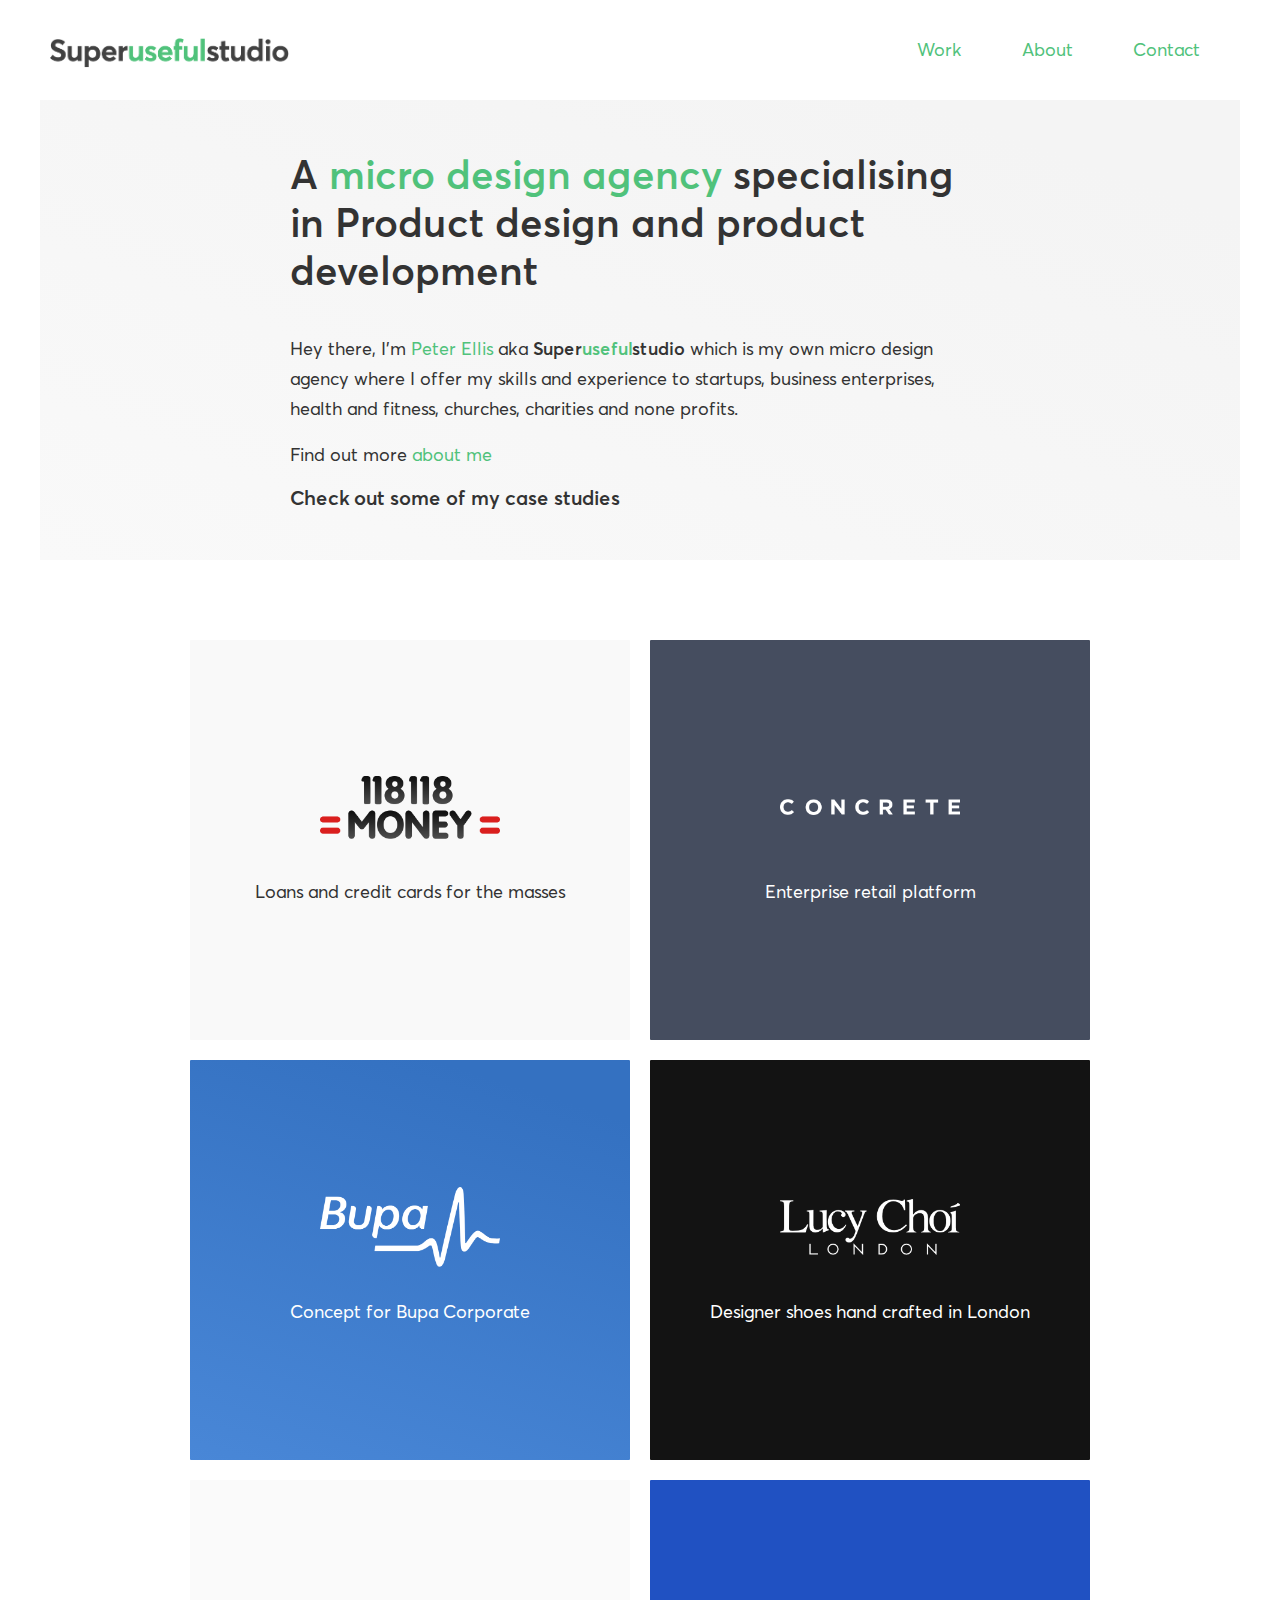
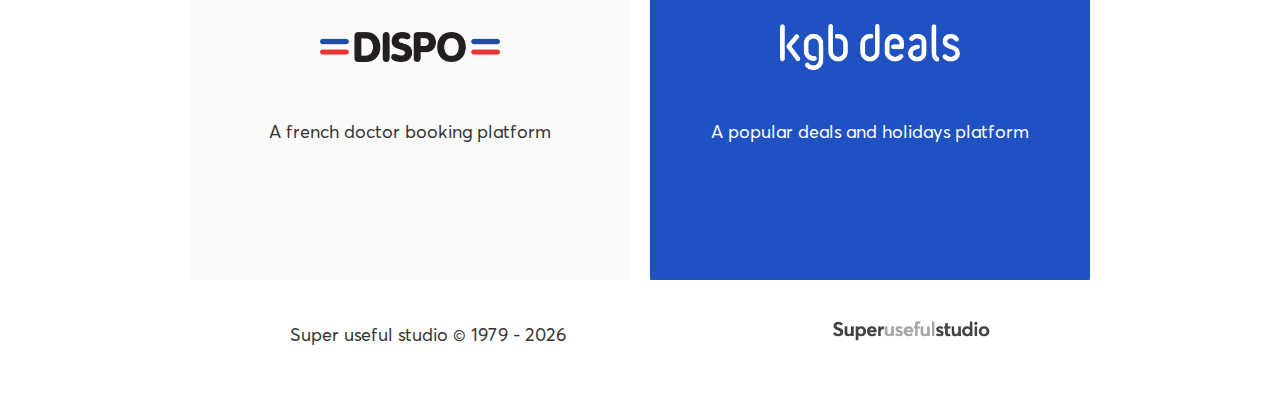
<file: index.html>
<!DOCTYPE html>
<html lang="en">
<head>
<title>Super useful studio | Product design and development</title>
<link rel="stylesheet" href="/main.8615fc3b.css">
<link href="https://fonts.googleapis.com/css?family=Open+Sans:400,600&display=swap" rel="stylesheet"> 
<meta charset="UTF-8">
<meta http-equiv="Content-Type" content="text/html; charset=utf-8">
<meta name="viewport" content="width=device-width, initial-scale=1.0">
<meta http-equiv="X-UA-Compatible" content="ie=edge">
<meta name="referrer" content="no-referrer-when-downgrade">
<meta name="robots" content="all">
<meta name="keywords" content="Art Director, Designer, Developer, HTML, CSS, Sass, Creative, Coding, Manchester, London, Germany, Frontend Development, Sketch, Figma, Affinity Designer, Photoshop">
<meta name="description" content="Super useful Studio is the portfolio and mini design agency of Peter Ellis. A visual and product designer, developer and general designunicorn">
<meta name="generator" content="SEOmatic">
<link rel="canonical" href="https://superusefulstudio.com.com/">
<link rel="alternate" href="https://superusefulstudio.com/" hreflang="x-default">
<meta name="geo.region" content="Manchester">

<link type="text/plain" rel="author" href="https://superusefulstudio.com/humans.txt">

<!-- Fav Icon -->
<link rel="icon" type="image/png" sizes="32x32" href="/favicon-32x32.ada1ad5e.png">
<link rel="icon" type="image/png" sizes="16x16" href="/favicon-16x16.52b46437.png">
<link rel="apple-touch-icon" sizes="180x180" href="/apple-touch-icon.0e138851.png">

</head>
<body id="home">
    


    
    <div class="navbar">
        <div class="navlogo">
            <a href="/index.html"><img src="/Superusefulstudio_ol_2x.b7ef0cc1.png" class="sus_logo"></a>
        </div>
        <nav>
            <ul>
                <li><a href="/index.html" class="link">Work</a></li>
                <li><a href="/about.html" class="link">About</a></li>
                <li><a href="mailto:petermarkellis@gmail.com" class="link">Contact</a></li>
            </ul>
        </nav>
    </div>



    <div class="singlecol_content">
        <div class="content">
            <h1 class="title">A <span class="highlight">micro design agency</span> specialising in Product design and product development</h1>
            
            <p>Hey there, I'm <span class="highlight">Peter Ellis</span> aka <strong>Super<span class="highlight">useful</span>studio</strong> which is my own micro design agency where I offer my skills and experience to startups, business enterprises, health and fitness, churches, charities and none profits.</p>

            <p>Find out more <a href="/about.html" class="link">about me</a></p>


            <h4>Check out some of my case studies</h4>

        </div><!-- end content --> 
    </div>

    <div class="casestudies_container">
        <div class="casestudies">


            <a href="/118118-money.html" class="casestudy money">
                <div class="logo">
                    <img src="/money_logo_1x.e1ed640e.png">
                </div>
                <p>Loans and credit cards for the masses</p>
            </a>
    
            <a href="/concrete.html" class="casestudy concrete">
                <div class="logo">
                    <img src="/Concrete_logo_white_2x.f8247836.png"> 
                </div>
                <p>Enterprise retail platform</p>
            </a>
    
            <a href="/bupa.html" class="casestudy bupa">
                <div class="logo">
                    <img src="/Bupa_logo_White_2x.ccd13d7f.png"> 
                </div>
                <p>Concept for Bupa Corporate</p>
            </a>

            <a href="/lucy-choi.html" class="casestudy lucychoi">
                <div class="logo">
                    <img src="/LucyChoiLondon_WhiteLogo.7de721e2.png"> 
                </div>
                <p>Designer shoes hand crafted in London</p>
            </a>

            
            <a href="/118218-dispo.html" class="casestudy dispo">
                <div class="logo">
                    <img src="/118218_dispo_logo_dark_type2.c8ec02a2.png"> 
                </div>
                <p>A french doctor booking platform</p>
            </a>

            <a href="/kgbdeals.html" class="casestudy kgbdeals">
                <div class="logo">
                    <img src="/kgb_logo_white.7e55fd4f.png"> 
                </div>
                <p>A popular deals and holidays platform</p>
            </a>
    
        </div><!-- end case studies -->
    </div> 
    
        




    <footer>
    <div class="content">
        <div class="copyright">
            <p>Super useful studio &copy; 1979 &#045; <script>document.write(new Date().getFullYear());</script></p>
        </div>
        
        <a href="/index.html" class="link"><img src="/Superusefulstudio_ol_1x.6822682f.png"></a>
        
    </div>
</footer>



</body>
</html>
</file>
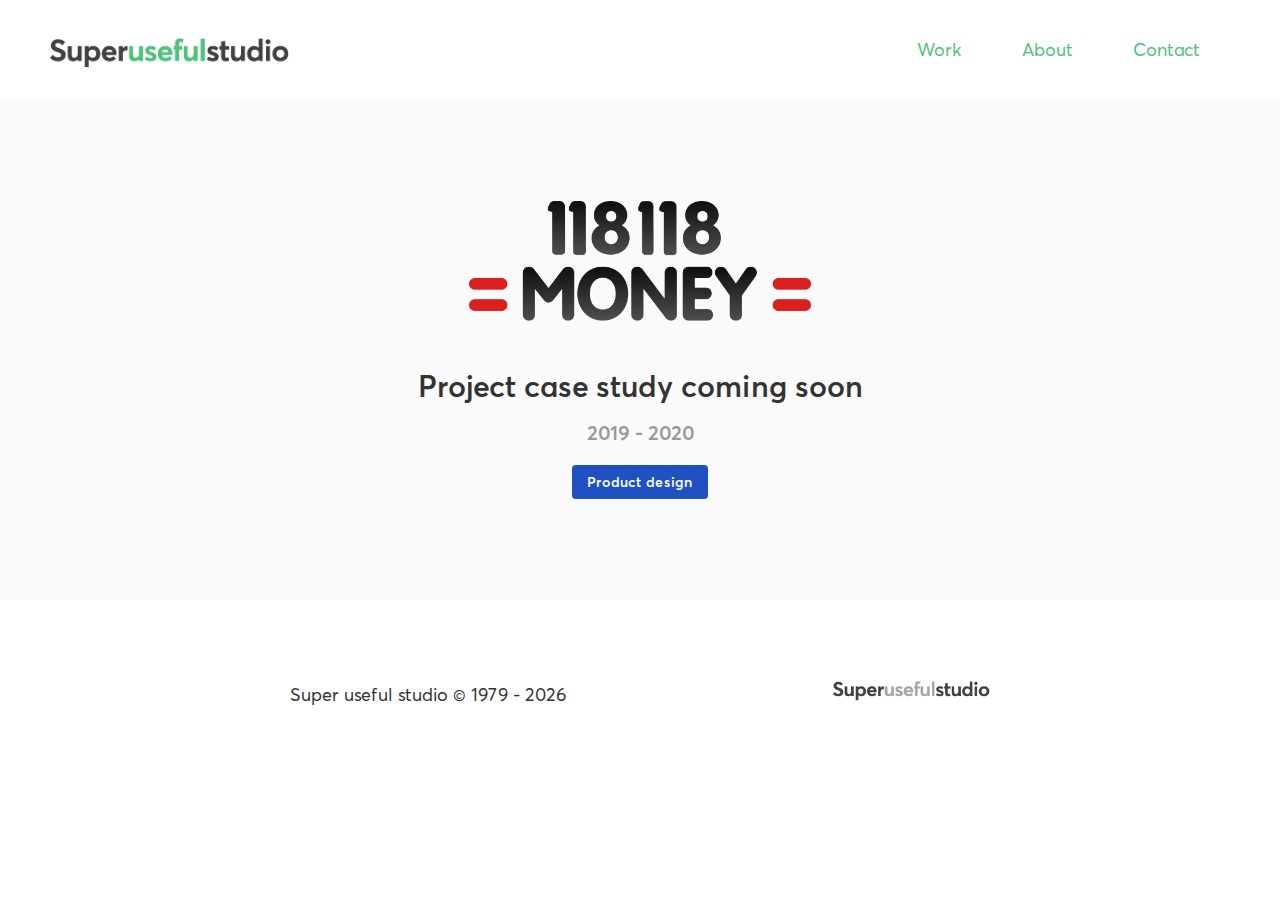
<file: 118118-money.html>
<!DOCTYPE html>
<html lang="en">
<head>
<title>Super useful studio &#45; Case study &#45; 118 118 Money</title>
<link rel="stylesheet" href="/main.8615fc3b.css">
<link href="https://fonts.googleapis.com/css?family=Open+Sans:400,600&display=swap" rel="stylesheet"> 
<meta charset="UTF-8">
<meta http-equiv="Content-Type" content="text/html; charset=utf-8">
<meta name="viewport" content="width=device-width, initial-scale=1.0">
<meta http-equiv="X-UA-Compatible" content="ie=edge">
<meta name="referrer" content="no-referrer-when-downgrade">
<meta name="robots" content="all">
<meta name="keywords" content="Art Director, Designer, Developer, HTML, CSS, Sass, Creative, Coding, Manchester, London, Germany, Frontend Development, Sketch, Figma, Affinity Designer, Photoshop">
<meta name="description" content="Super useful Studio is the portfolio and mini design agency of Peter Ellis. A visual and product designer, developer and general designunicorn">
<meta name="generator" content="SEOmatic">
<link rel="canonical" href="https://superusefulstudio.com.com/">
<link rel="alternate" href="https://superusefulstudio.com/" hreflang="x-default">
<meta name="geo.region" content="Manchester">

<link type="text/plain" rel="author" href="https://superusefulstudio.com/humans.txt">

<!-- Fav Icon -->
<link rel="icon" type="image/png" sizes="32x32" href="/favicon-32x32.ada1ad5e.png">
<link rel="icon" type="image/png" sizes="16x16" href="/favicon-16x16.52b46437.png">
<link rel="apple-touch-icon" sizes="180x180" href="/apple-touch-icon.0e138851.png">

</head>
<body id="money">


    
    <div class="navbar">
        <div class="navlogo">
            <a href="/index.html"><img src="/Superusefulstudio_ol_2x.b7ef0cc1.png" class="sus_logo"></a>
        </div>
        <nav>
            <ul>
                <li><a href="/index.html" class="link">Work</a></li>
                <li><a href="/about.html" class="link">About</a></li>
                <li><a href="mailto:petermarkellis@gmail.com" class="link">Contact</a></li>
            </ul>
        </nav>
    </div>


    <div class="hero">
        

        <div class="hero__content">

            <div class="logo">
                <img src="/money_logo_1x.e1ed640e.png">
            </div>

            <div class="title">
                Project case study coming soon
            </div>

            <div class="date">
                2019 &#045; 2020
            </div>

            <div class="skillscovered">
                <span>Product design</span>
            </div>

        </div>


    </div>


    <footer>
    <div class="content">
        <div class="copyright">
            <p>Super useful studio &copy; 1979 &#045; <script>document.write(new Date().getFullYear());</script></p>
        </div>
        
        <a href="/index.html" class="link"><img src="/Superusefulstudio_ol_1x.6822682f.png"></a>
        
    </div>
</footer>

</body>
</html>
</file>
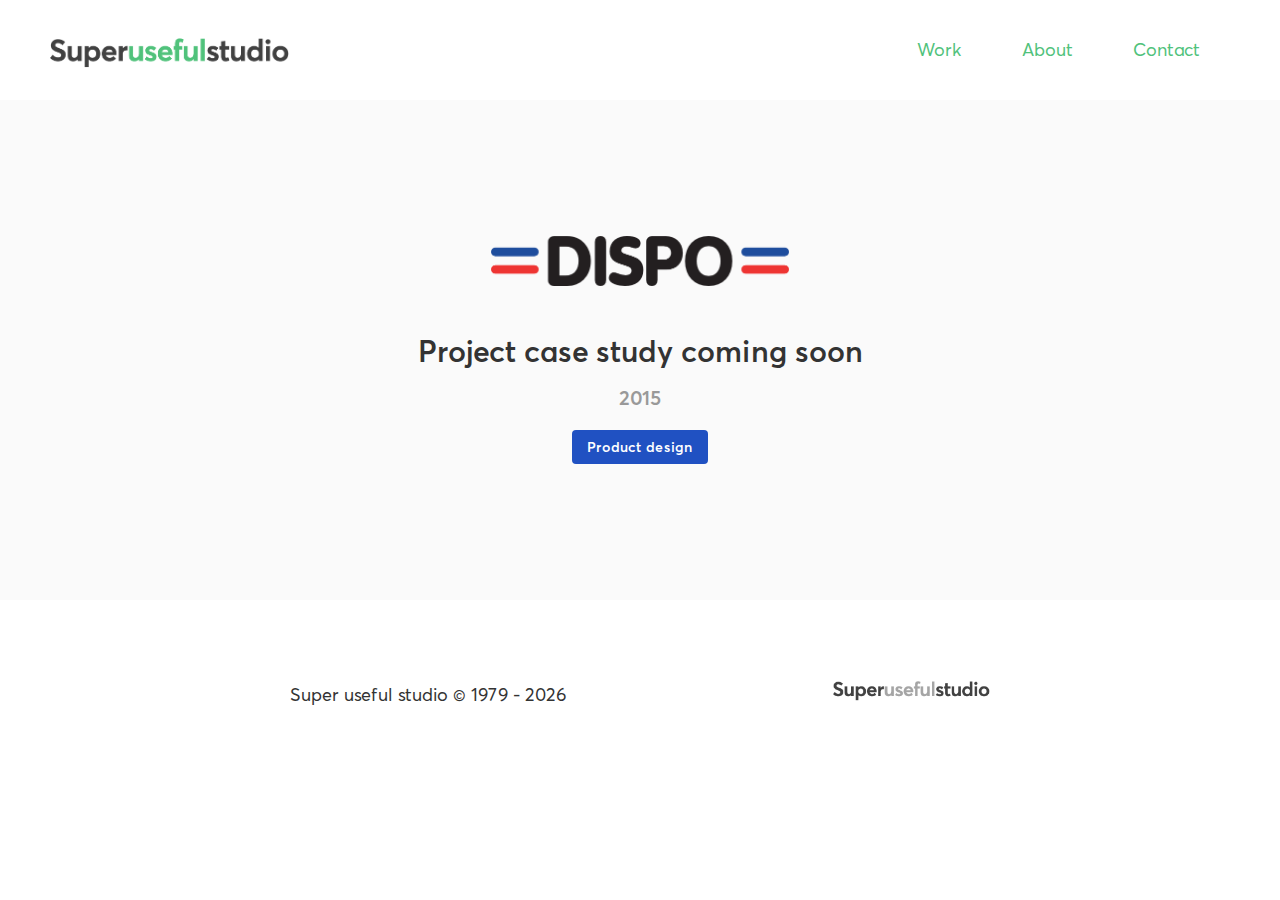
<file: 118218-dispo.html>
<!DOCTYPE html>
<html lang="en">
<head>
<title>Super useful studio &#45; Case study &#45; 118 218 Dispo</title>
<link rel="stylesheet" href="/main.8615fc3b.css">
<link href="https://fonts.googleapis.com/css?family=Open+Sans:400,600&display=swap" rel="stylesheet"> 
<meta charset="UTF-8">
<meta http-equiv="Content-Type" content="text/html; charset=utf-8">
<meta name="viewport" content="width=device-width, initial-scale=1.0">
<meta http-equiv="X-UA-Compatible" content="ie=edge">
<meta name="referrer" content="no-referrer-when-downgrade">
<meta name="robots" content="all">
<meta name="keywords" content="Art Director, Designer, Developer, HTML, CSS, Sass, Creative, Coding, Manchester, London, Germany, Frontend Development, Sketch, Figma, Affinity Designer, Photoshop">
<meta name="description" content="Super useful Studio is the portfolio and mini design agency of Peter Ellis. A visual and product designer, developer and general designunicorn">
<meta name="generator" content="SEOmatic">
<link rel="canonical" href="https://superusefulstudio.com.com/">
<link rel="alternate" href="https://superusefulstudio.com/" hreflang="x-default">
<meta name="geo.region" content="Manchester">

<link type="text/plain" rel="author" href="https://superusefulstudio.com/humans.txt">

<!-- Fav Icon -->
<link rel="icon" type="image/png" sizes="32x32" href="/favicon-32x32.ada1ad5e.png">
<link rel="icon" type="image/png" sizes="16x16" href="/favicon-16x16.52b46437.png">
<link rel="apple-touch-icon" sizes="180x180" href="/apple-touch-icon.0e138851.png">

</head>
<body id="dispo">


    
    <div class="navbar">
        <div class="navlogo">
            <a href="/index.html"><img src="/Superusefulstudio_ol_2x.b7ef0cc1.png" class="sus_logo"></a>
        </div>
        <nav>
            <ul>
                <li><a href="/index.html" class="link">Work</a></li>
                <li><a href="/about.html" class="link">About</a></li>
                <li><a href="mailto:petermarkellis@gmail.com" class="link">Contact</a></li>
            </ul>
        </nav>
    </div>


    <div class="hero">
        

        <div class="hero__content">

            <div class="logo">
                <img src="/118218_dispo_logo_dark_type2.c8ec02a2.png">
            </div>

            <div class="title">
                Project case study coming soon
            </div>

            <div class="date">
                2015
            </div>

            <div class="skillscovered">
                <span>Product design</span>
            </div>

        </div>


    </div>


    <footer>
    <div class="content">
        <div class="copyright">
            <p>Super useful studio &copy; 1979 &#045; <script>document.write(new Date().getFullYear());</script></p>
        </div>
        
        <a href="/index.html" class="link"><img src="/Superusefulstudio_ol_1x.6822682f.png"></a>
        
    </div>
</footer>

</body>
</html>
</file>
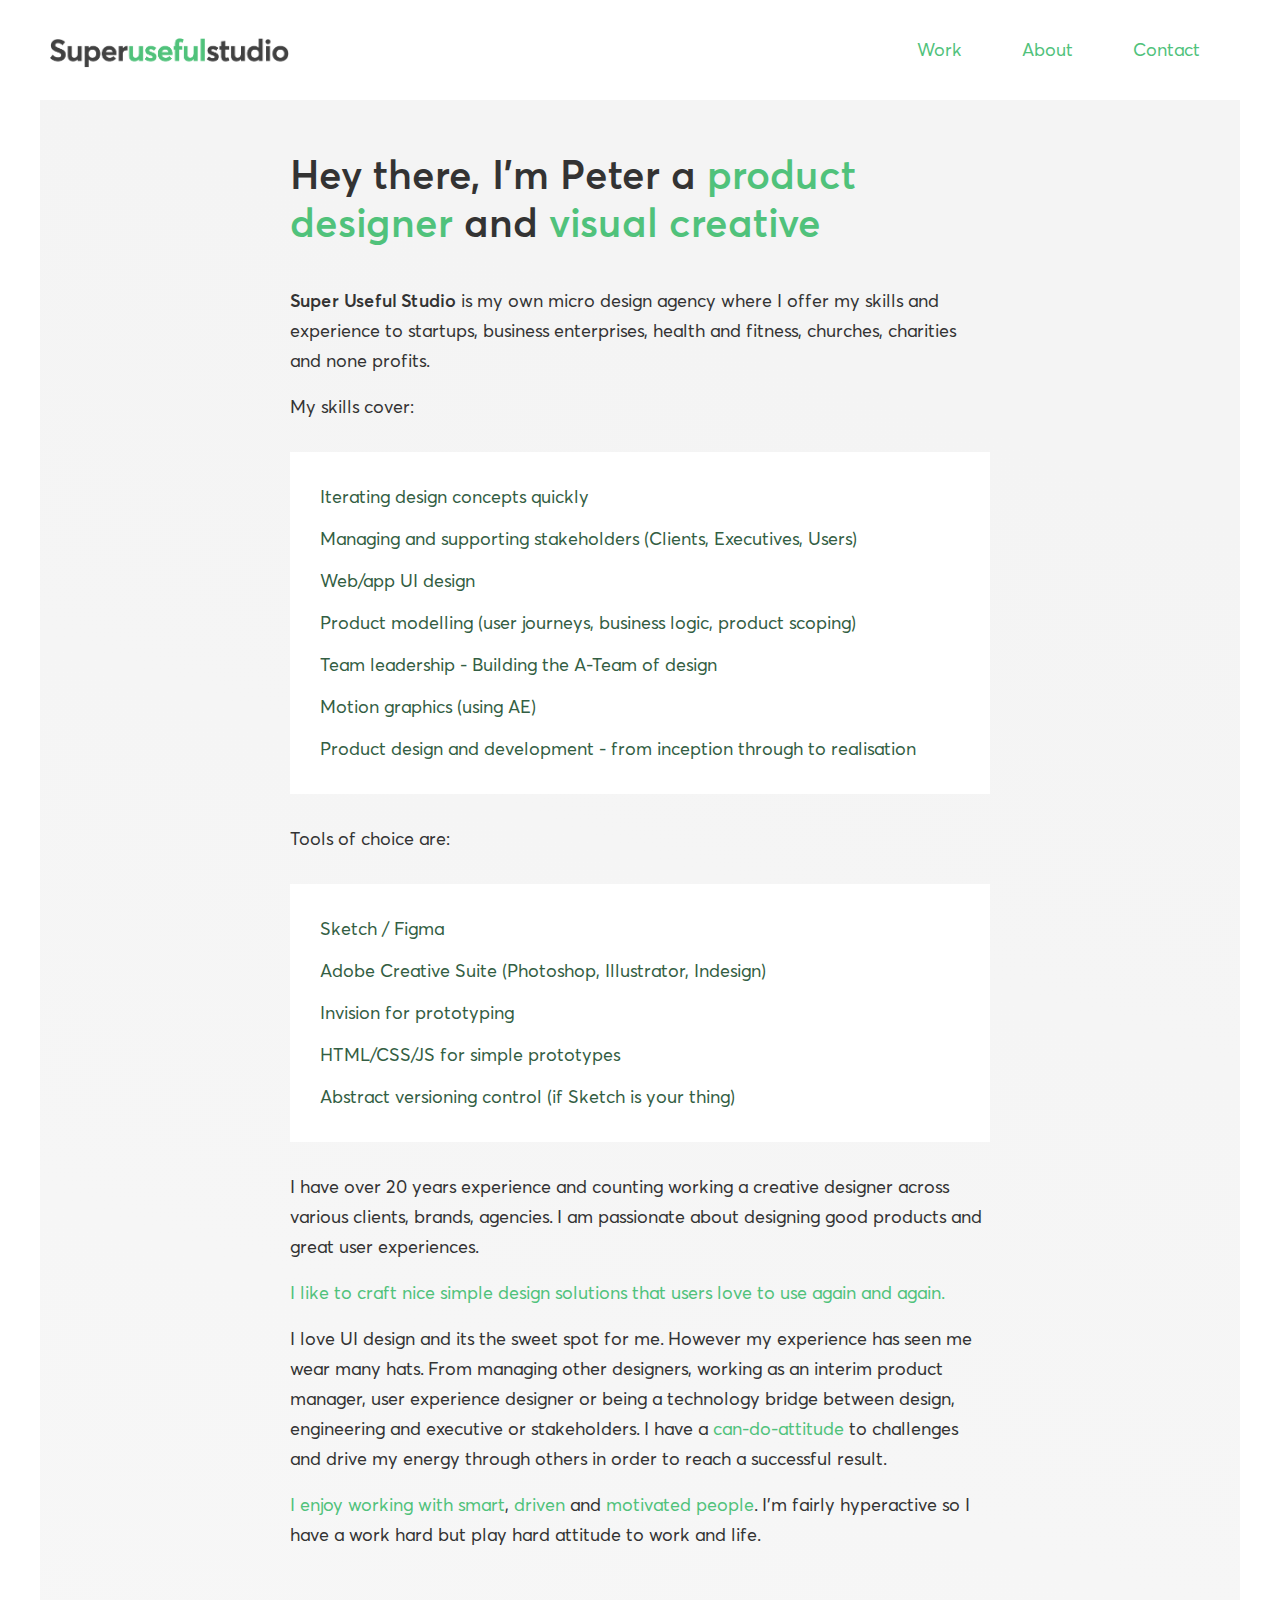
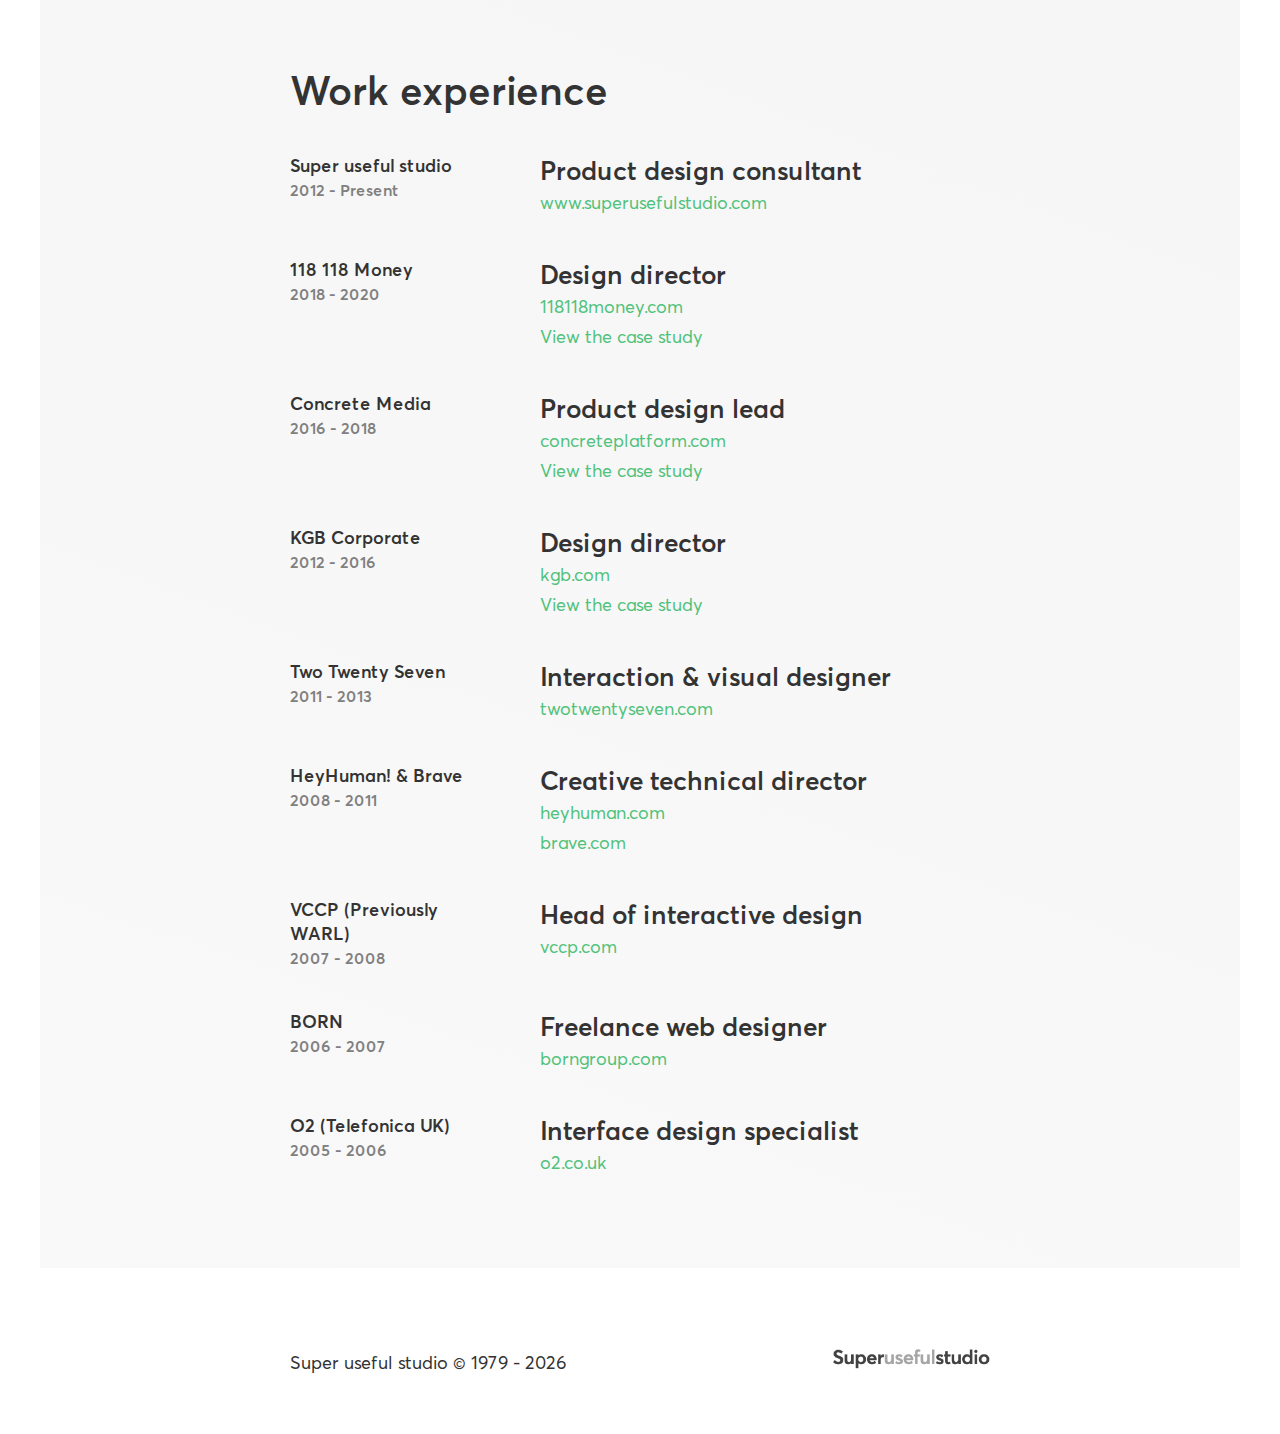
<file: about.html>
<!DOCTYPE html>
<html lang="en">
<head>
<title>Super useful studio &#45; About</title>
<link rel="stylesheet" href="/main.8615fc3b.css">
<link href="https://fonts.googleapis.com/css?family=Open+Sans:400,600&display=swap" rel="stylesheet"> 
<meta charset="UTF-8">
<meta http-equiv="Content-Type" content="text/html; charset=utf-8">
<meta name="viewport" content="width=device-width, initial-scale=1.0">
<meta http-equiv="X-UA-Compatible" content="ie=edge">
<meta name="referrer" content="no-referrer-when-downgrade">
<meta name="robots" content="all">
<meta name="keywords" content="Art Director, Designer, Developer, HTML, CSS, Sass, Creative, Coding, Manchester, London, Germany, Frontend Development, Sketch, Figma, Affinity Designer, Photoshop">
<meta name="description" content="Super useful Studio is the portfolio and mini design agency of Peter Ellis. A visual and product designer, developer and general designunicorn">
<meta name="generator" content="SEOmatic">
<link rel="canonical" href="https://superusefulstudio.com.com/">
<link rel="alternate" href="https://superusefulstudio.com/" hreflang="x-default">
<meta name="geo.region" content="Manchester">

<link type="text/plain" rel="author" href="https://superusefulstudio.com/humans.txt">

<!-- Fav Icon -->
<link rel="icon" type="image/png" sizes="32x32" href="/favicon-32x32.ada1ad5e.png">
<link rel="icon" type="image/png" sizes="16x16" href="/favicon-16x16.52b46437.png">
<link rel="apple-touch-icon" sizes="180x180" href="/apple-touch-icon.0e138851.png">

</head>
<body id="about">
    


    
    <div class="navbar">
        <div class="navlogo">
            <a href="/index.html"><img src="/Superusefulstudio_ol_2x.b7ef0cc1.png" class="sus_logo"></a>
        </div>
        <nav>
            <ul>
                <li><a href="/index.html" class="link">Work</a></li>
                <li><a href="/about.html" class="link">About</a></li>
                <li><a href="mailto:petermarkellis@gmail.com" class="link">Contact</a></li>
            </ul>
        </nav>
    </div>



    <div class="singlecol_content">
        <div class="content">
            <h1 class="title">Hey there, I'm Peter a <span class="highlight">product designer</span> and <span class="highlight">visual creative</span></h1>
            <p><strong>Super Useful Studio</strong> is my own micro design agency where I offer my skills and experience to startups, business enterprises, health and fitness, churches, charities and none profits.</p>

            <p>My skills cover:</p>
            <ul>
                <li>Iterating design concepts quickly</li>
                <li>Managing and supporting stakeholders (Clients, Executives, Users)</li>
                <li>Web/app UI design</li>
                <li>Product modelling (user journeys, business logic, product scoping)</li>
                <li>Team leadership &#045; Building the A&#045;Team of design</li>
                <li>Motion graphics (using AE)</li>
                <li>Product design and development &#045; from inception through to realisation</li>
            </ul>

            <p>Tools of choice are:</p>
            <ul>
                <li>Sketch / Figma</li>
                <li>Adobe Creative Suite (Photoshop, Illustrator, Indesign)</li>
                <li>Invision for prototyping</li>
                <li>HTML/CSS/JS for simple prototypes</li>
                <li>Abstract versioning control (if Sketch is your thing)</li>
            </ul>

            <p>I have over 20 years experience and counting working a creative designer across various clients, brands, agencies. I am passionate about designing good products and great user experiences.</p>

            <p><span class="highlight">I like to craft nice simple design solutions that users love to use again and again.</span></p>

            <p>I love UI design and its the sweet spot for me. However my experience has seen me wear many hats. From managing other designers, working as an interim product manager, user experience designer or being a technology bridge between design, engineering and executive or stakeholders. I have a <span class="highlight">can&#045;do&#045;attitude</span> to challenges and drive my energy through others in order to reach a successful result.</p>
                
                
            <p><span class="highlight">I enjoy working with smart</span>, <span class="highlight">driven</span> and <span class="highlight">motivated people</span>. I&apos;m fairly hyperactive so I have a work hard but play hard attitude to work and life.</p>

        </div><!-- end content -->


        <div class="content">
            <h1 class="title">Work experience</h1>
            <div class="workexperience">
                <div class="wexp_entry">
                    <div class="wexp_whenwhere">
                        <h5 class="company">Super useful studio</h5>
                        <h6 class="date">2012 &#045; Present</h6>
                    </div>

                    <div class="wexp_jobtitle">
                        <h3 class="jobtitle">Product design consultant</h3>
                        <a href="http://www.superusefulstudio.com" target="_blank" class="link">www.superusefulstudio.com</a>
                    </div>
                </div><!-- end wexp_entry-->


                <div class="wexp_entry">
                    <div class="wexp_whenwhere">
                        <h5 class="company">118 118 Money</h5>
                        <h6 class="date">2018 &#045; 2020</h6>
                    </div>

                    <div class="wexp_jobtitle">
                        <h3 class="jobtitle">Design director</h3>
                        <a href="http://www.118118money.com" target="_blank" class="link">118118money.com</a>
                        <a href="/118118-money.html" class="link">View the case study</a>
                    </div>
                </div><!-- end wexp_entry-->

                
                <div class="wexp_entry">
                    <div class="wexp_whenwhere">
                        <h5 class="company">Concrete Media</h5>
                        <h6 class="date">2016 &#045; 2018</h6>
                    </div>

                    <div class="wexp_jobtitle">
                        <h3 class="jobtitle">Product design lead</h3>
                        <a href="https://concreteplatform.com" target="_blank" class="link">concreteplatform.com</a>
                        <a href="/concrete.html" class="link">View the case study</a>
                    </div>
                </div><!-- end wexp_entry-->


                <div class="wexp_entry">
                    <div class="wexp_whenwhere">
                        <h5 class="company">KGB Corporate</h5>
                        <h6 class="date">2012 &#045; 2016</h6>
                    </div>

                    <div class="wexp_jobtitle">
                        <h3 class="jobtitle">Design director</h3>
                        <a href="https://kgb.com" target="_blank" class="link">kgb.com</a>
                        <a href="/kgbdeals.html" class="link">View the case study</a>
                    </div>
                </div><!-- end wexp_entry-->

                <div class="wexp_entry">
                    <div class="wexp_whenwhere">
                        <h5 class="company">Two Twenty Seven</h5>
                        <h6 class="date">2011 &#045; 2013</h6>
                    </div>

                    <div class="wexp_jobtitle">
                        <h3 class="jobtitle">Interaction &amp; visual designer</h3>
                        <a href="http://www.twotwentyseven.com" target="_blank" class="link">twotwentyseven.com</a>
                    </div>
                </div><!-- end wexp_entry-->

                <div class="wexp_entry">
                    <div class="wexp_whenwhere">
                        <h5 class="company">HeyHuman! &amp; Brave</h5>
                        <h6 class="date">2008 &#045; 2011</h6>
                    </div>

                    <div class="wexp_jobtitle">
                        <h3 class="jobtitle">Creative technical director</h3>
                        <a href="https://heyhuman.com" target="_blank" class="link">heyhuman.com</a>
                        <a href="http://www.brave.co.uk" target="_blank" class="link">brave.com</a>
                    </div>
                </div><!-- end wexp_entry-->


                <div class="wexp_entry">
                    <div class="wexp_whenwhere">
                        <h5 class="company">VCCP (Previously WARL)</h5>
                        <h6 class="date">2007 &#045; 2008</h6>
                    </div>

                    <div class="wexp_jobtitle">
                        <h3 class="jobtitle">Head of interactive design</h3>
                        <a href="https://www.vccp.com" target="_blank" class="link">vccp.com</a>
                    </div>
                </div><!-- end wexp_entry-->


                <div class="wexp_entry">
                    <div class="wexp_whenwhere">
                        <h5 class="company">BORN</h5>
                        <h6 class="date">2006 &#045; 2007</h6>
                    </div>

                    <div class="wexp_jobtitle">
                        <h3 class="jobtitle">Freelance web designer</h3>
                        <a href="https://www.borngroup.com" target="_blank" class="link">borngroup.com</a>
                    </div>
                </div><!-- end wexp_entry-->

                <div class="wexp_entry">
                    <div class="wexp_whenwhere">
                        <h5 class="company">O2 (Telefonica UK)</h5>
                        <h6 class="date">2005 &#045; 2006</h6>
                    </div>

                    <div class="wexp_jobtitle">
                        <h3 class="jobtitle">Interface design specialist</h3>
                        <a href="https://www.o2.co.uk/" target="_blank" class="link">o2.co.uk</a>
                    </div>
                </div><!-- end wexp_entry-->

            </div>
        </div>
        
    </div>
        




    <footer>
    <div class="content">
        <div class="copyright">
            <p>Super useful studio &copy; 1979 &#045; <script>document.write(new Date().getFullYear());</script></p>
        </div>
        
        <a href="/index.html" class="link"><img src="/Superusefulstudio_ol_1x.6822682f.png"></a>
        
    </div>
</footer>



</body>
</html>
</file>
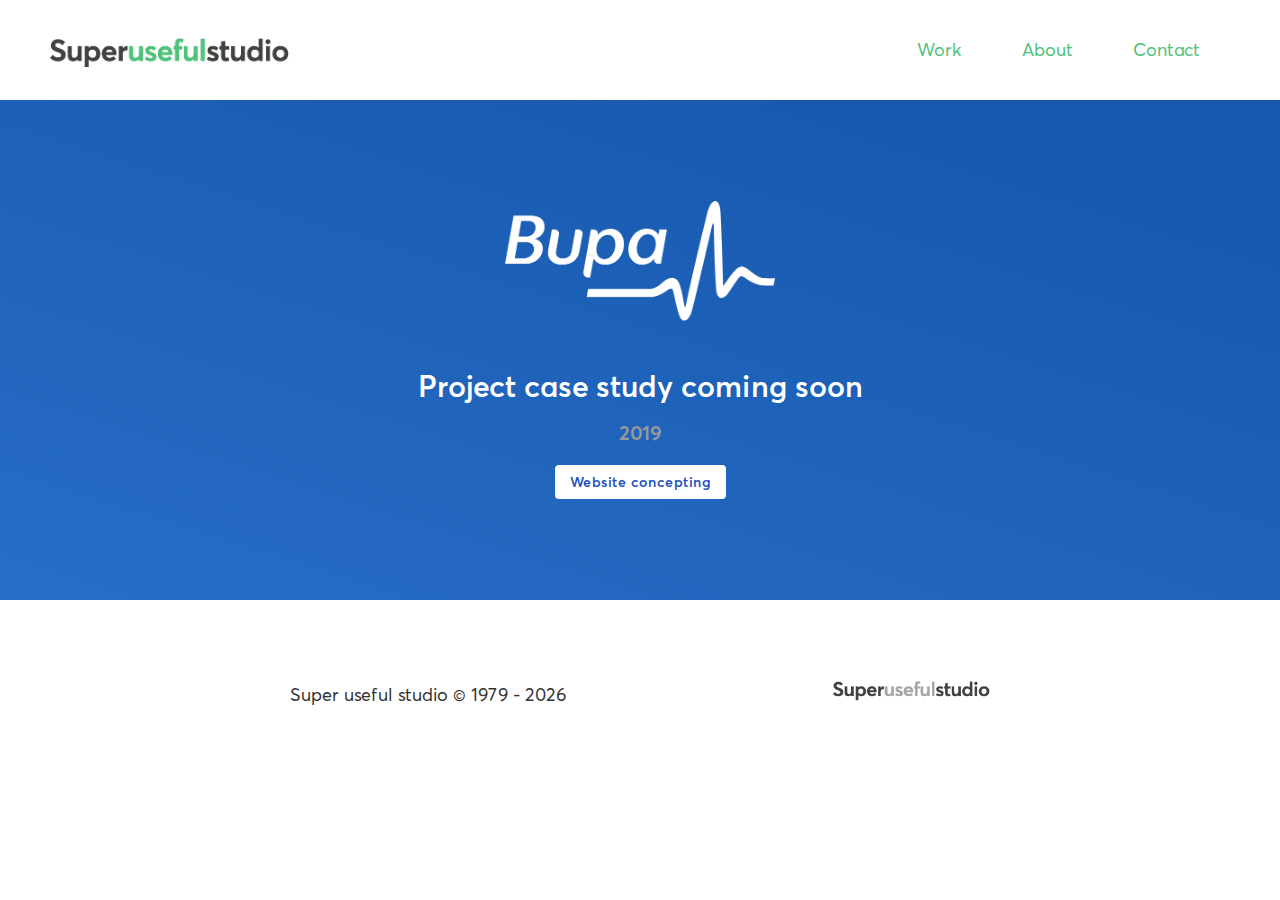
<file: bupa.html>
<!DOCTYPE html>
<html lang="en">
<head>
<title>Super useful studio &#45; Case study &#45; Bupa</title>
<link rel="stylesheet" href="/main.8615fc3b.css">
<link href="https://fonts.googleapis.com/css?family=Open+Sans:400,600&display=swap" rel="stylesheet"> 
<meta charset="UTF-8">
<meta http-equiv="Content-Type" content="text/html; charset=utf-8">
<meta name="viewport" content="width=device-width, initial-scale=1.0">
<meta http-equiv="X-UA-Compatible" content="ie=edge">
<meta name="referrer" content="no-referrer-when-downgrade">
<meta name="robots" content="all">
<meta name="keywords" content="Art Director, Designer, Developer, HTML, CSS, Sass, Creative, Coding, Manchester, London, Germany, Frontend Development, Sketch, Figma, Affinity Designer, Photoshop">
<meta name="description" content="Super useful Studio is the portfolio and mini design agency of Peter Ellis. A visual and product designer, developer and general designunicorn">
<meta name="generator" content="SEOmatic">
<link rel="canonical" href="https://superusefulstudio.com.com/">
<link rel="alternate" href="https://superusefulstudio.com/" hreflang="x-default">
<meta name="geo.region" content="Manchester">

<link type="text/plain" rel="author" href="https://superusefulstudio.com/humans.txt">

<!-- Fav Icon -->
<link rel="icon" type="image/png" sizes="32x32" href="/favicon-32x32.ada1ad5e.png">
<link rel="icon" type="image/png" sizes="16x16" href="/favicon-16x16.52b46437.png">
<link rel="apple-touch-icon" sizes="180x180" href="/apple-touch-icon.0e138851.png">

</head>
<body id="bupa">


    
    <div class="navbar">
        <div class="navlogo">
            <a href="/index.html"><img src="/Superusefulstudio_ol_2x.b7ef0cc1.png" class="sus_logo"></a>
        </div>
        <nav>
            <ul>
                <li><a href="/index.html" class="link">Work</a></li>
                <li><a href="/about.html" class="link">About</a></li>
                <li><a href="mailto:petermarkellis@gmail.com" class="link">Contact</a></li>
            </ul>
        </nav>
    </div>


    <div class="hero">
        

        <div class="hero__content">

            <div class="logo">
                <img src="/Bupa_logo_White_2x.ccd13d7f.png">
            </div>

            <div class="title">
                Project case study coming soon
            </div>

            <div class="date">
                2019
            </div>

            <div class="skillscovered">
                <span>Website concepting</span>
            </div>

        </div>


    </div>


    <footer>
    <div class="content">
        <div class="copyright">
            <p>Super useful studio &copy; 1979 &#045; <script>document.write(new Date().getFullYear());</script></p>
        </div>
        
        <a href="/index.html" class="link"><img src="/Superusefulstudio_ol_1x.6822682f.png"></a>
        
    </div>
</footer>

</body>
</html>
</file>
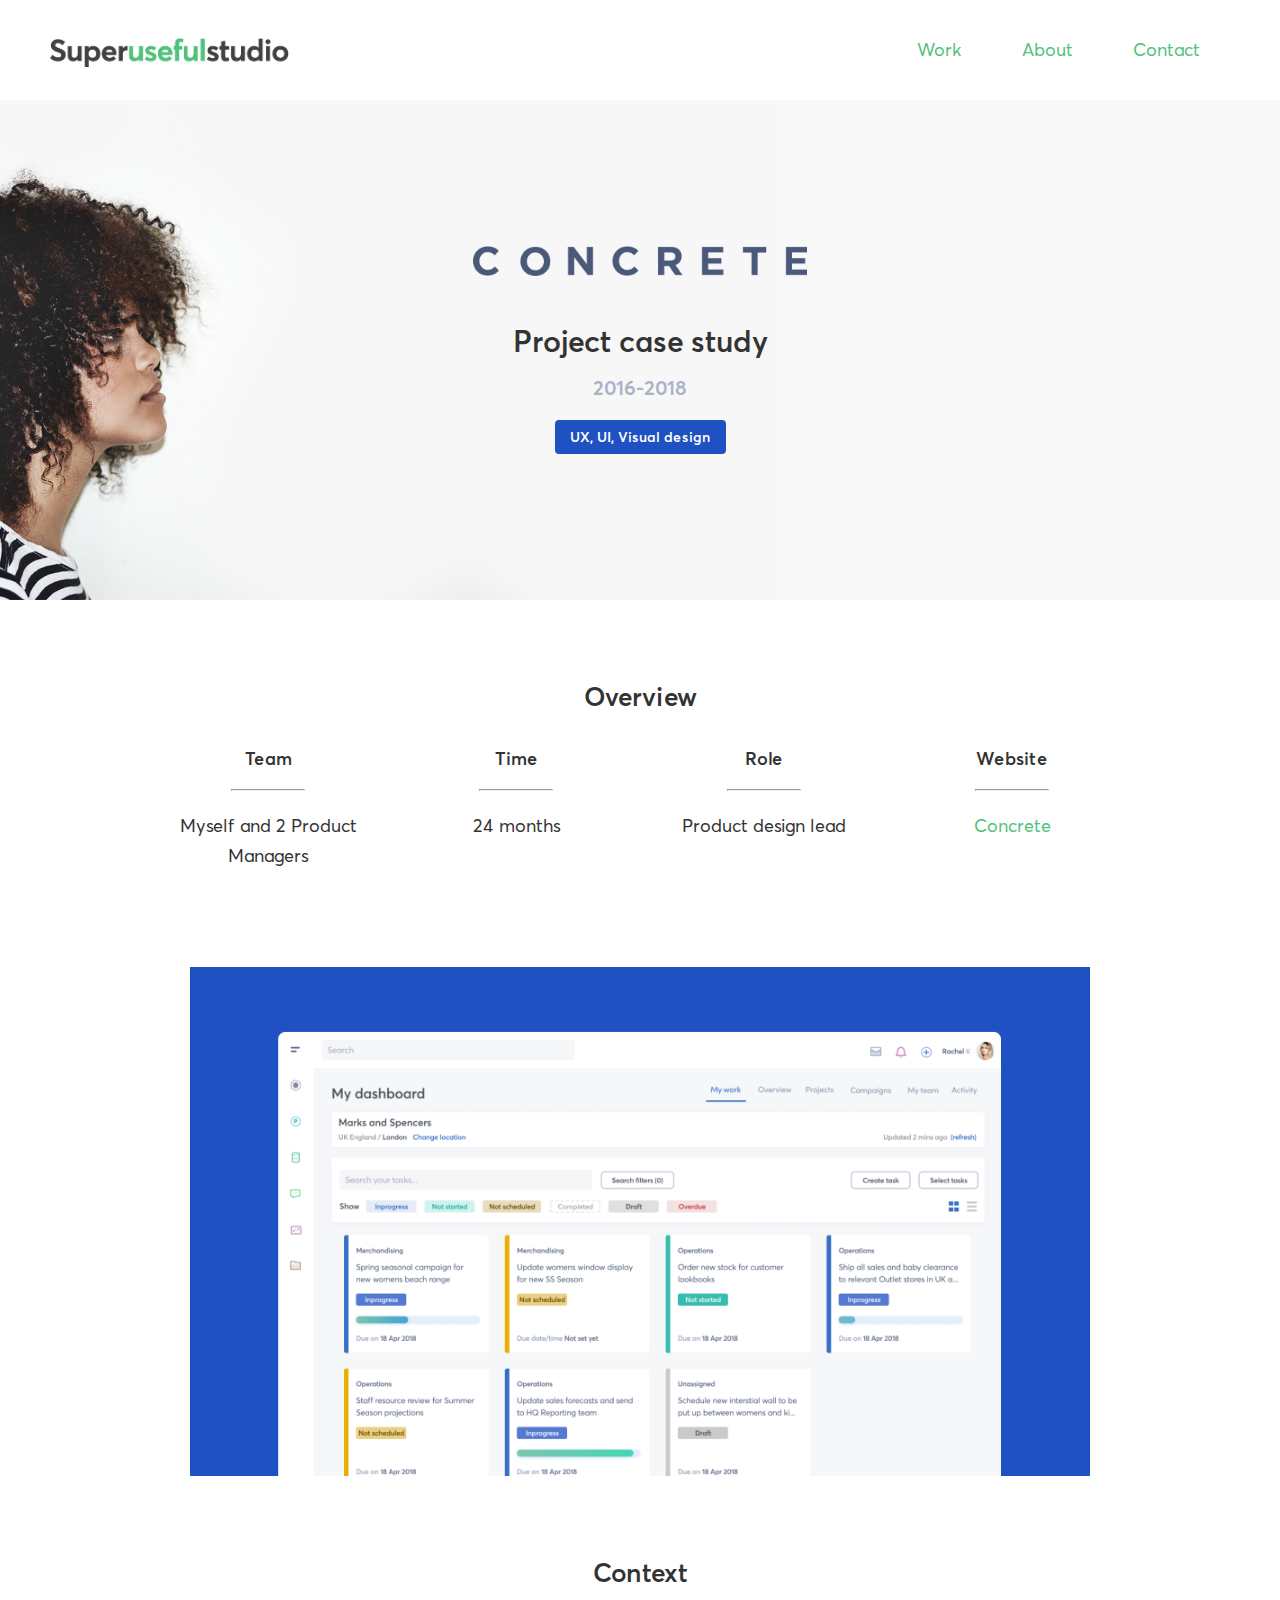
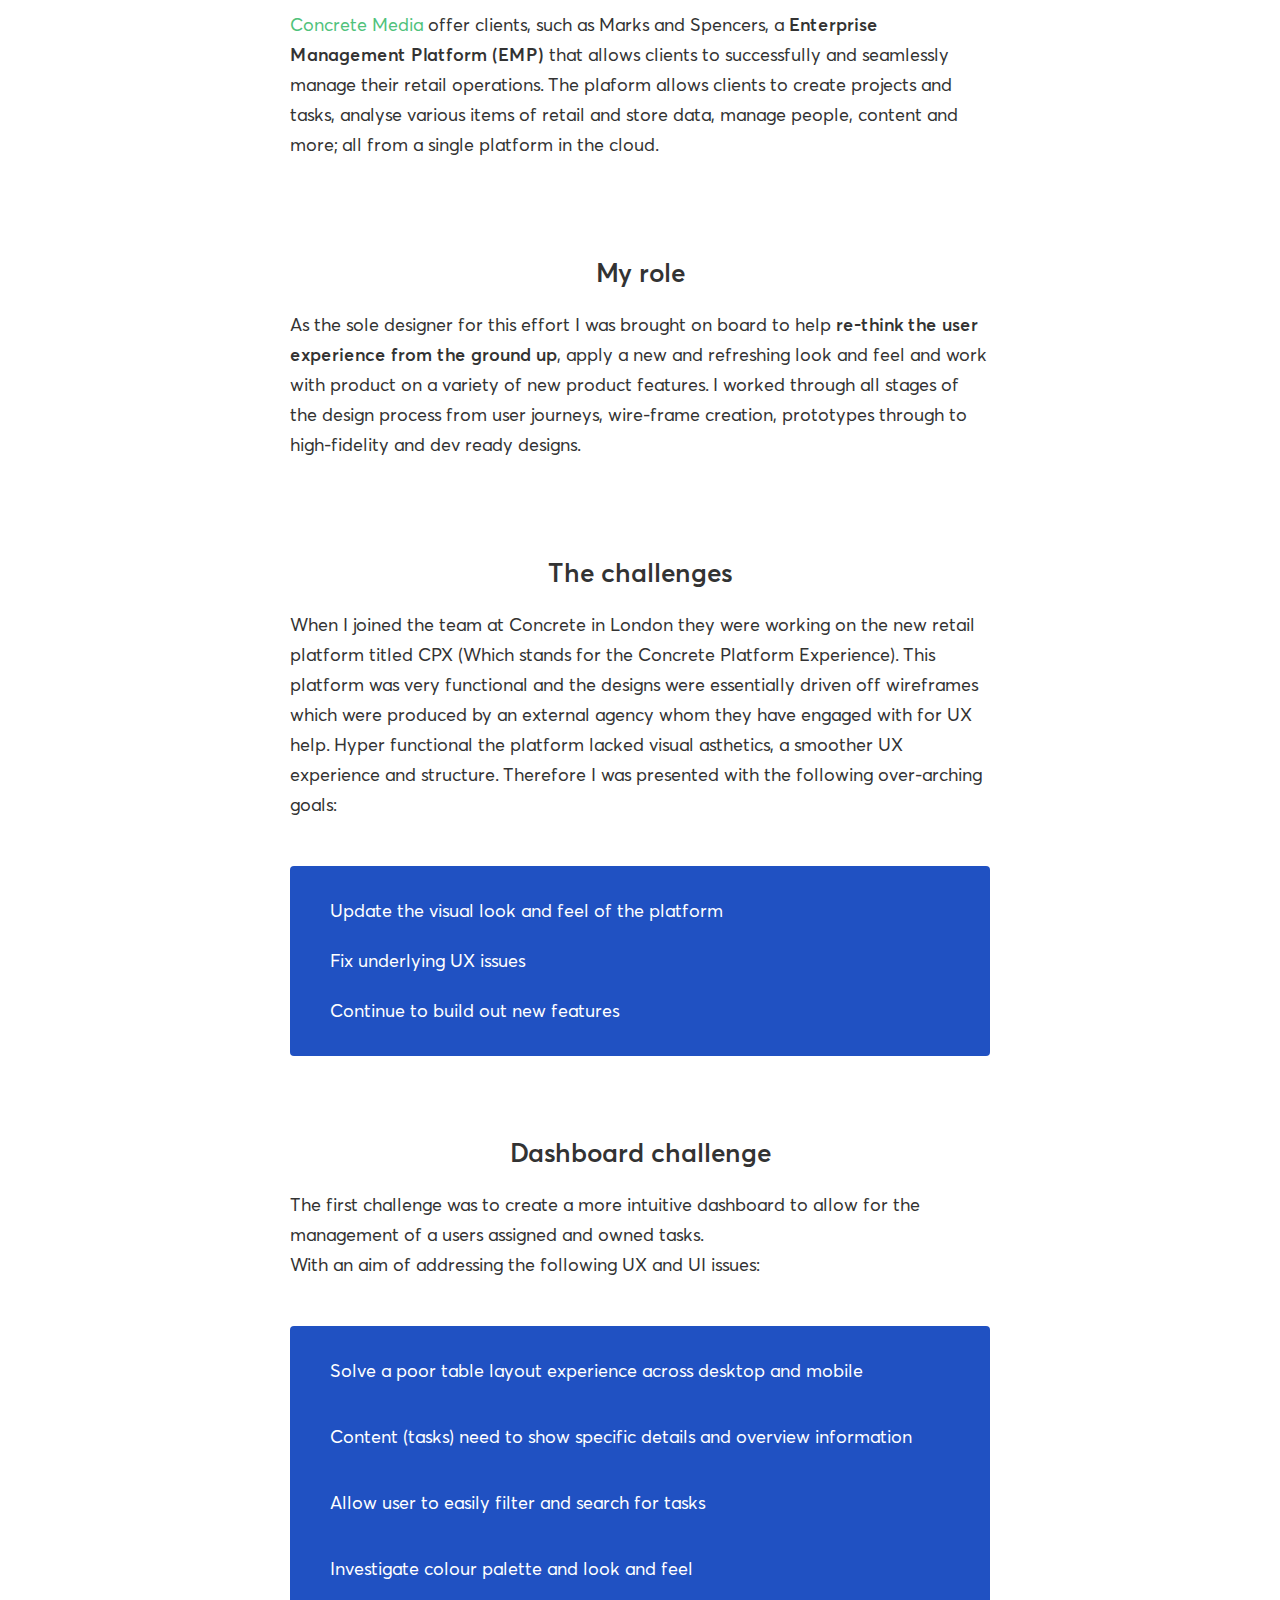
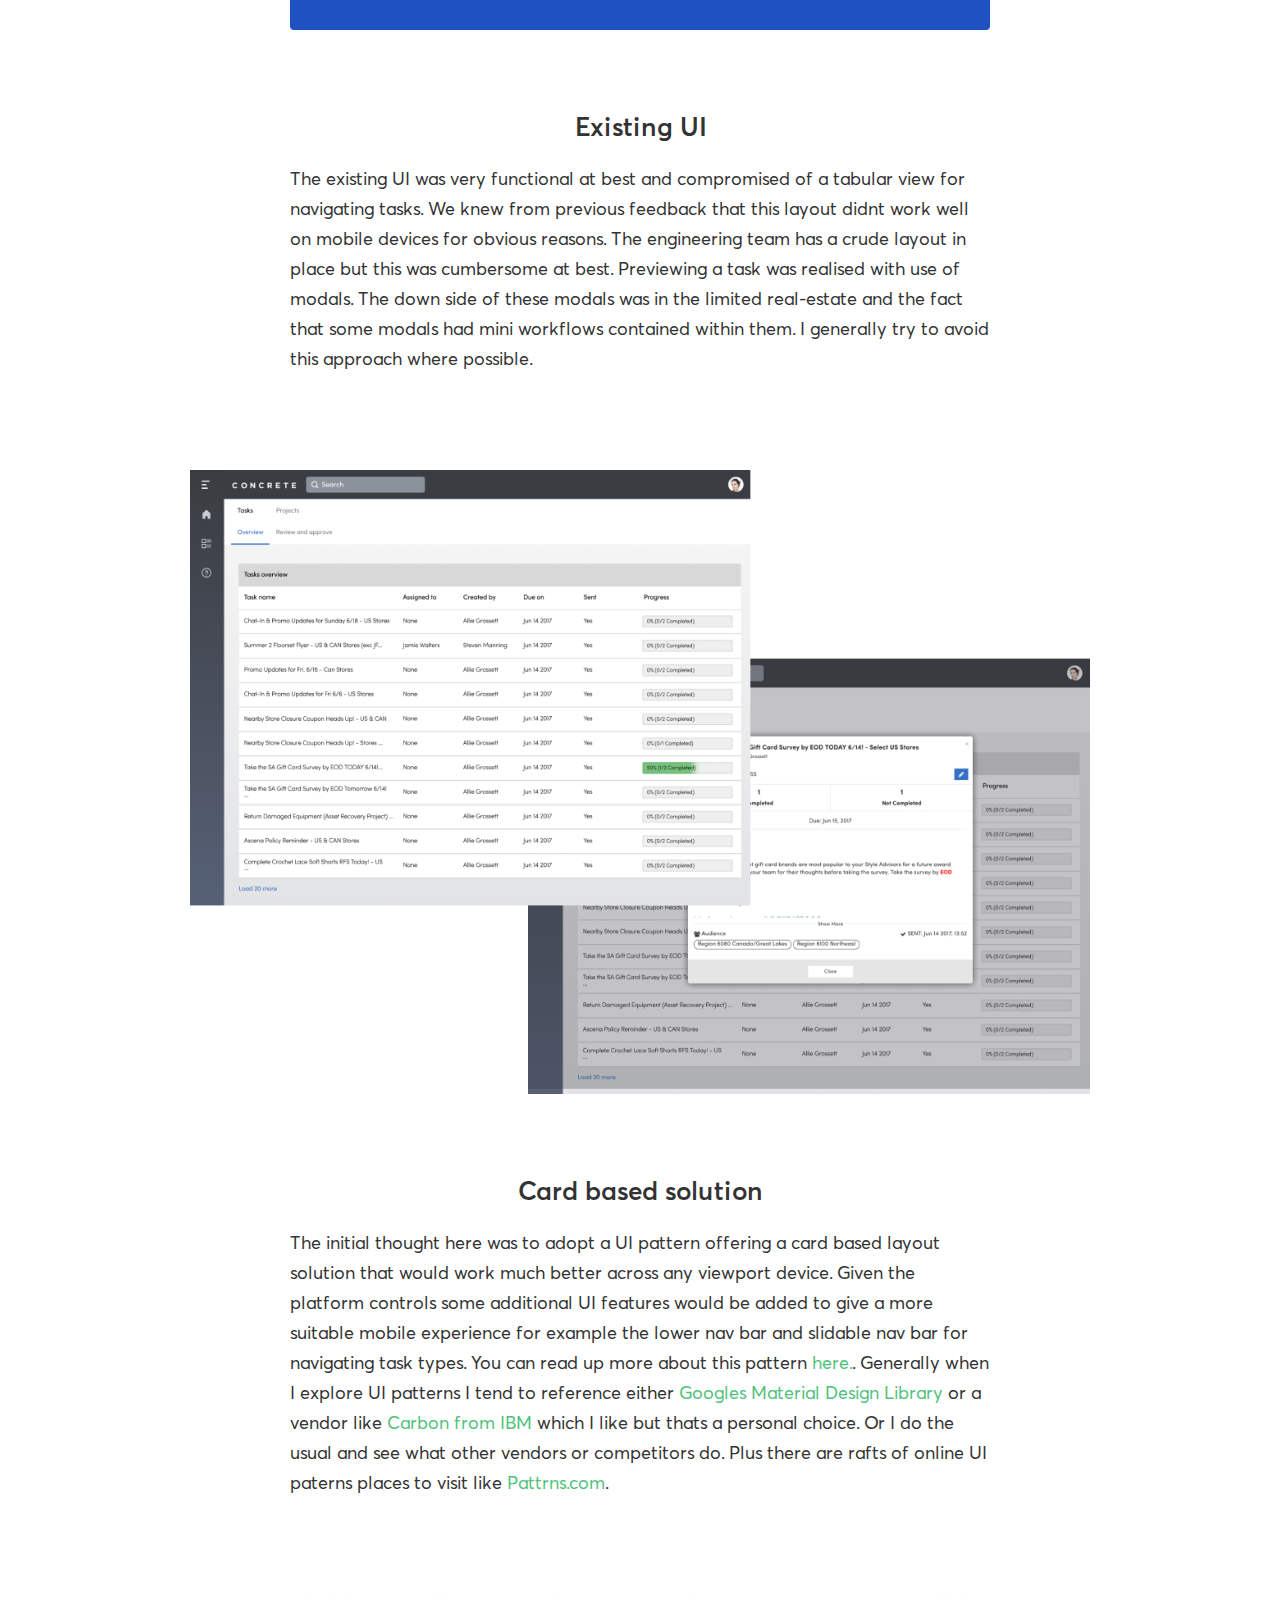
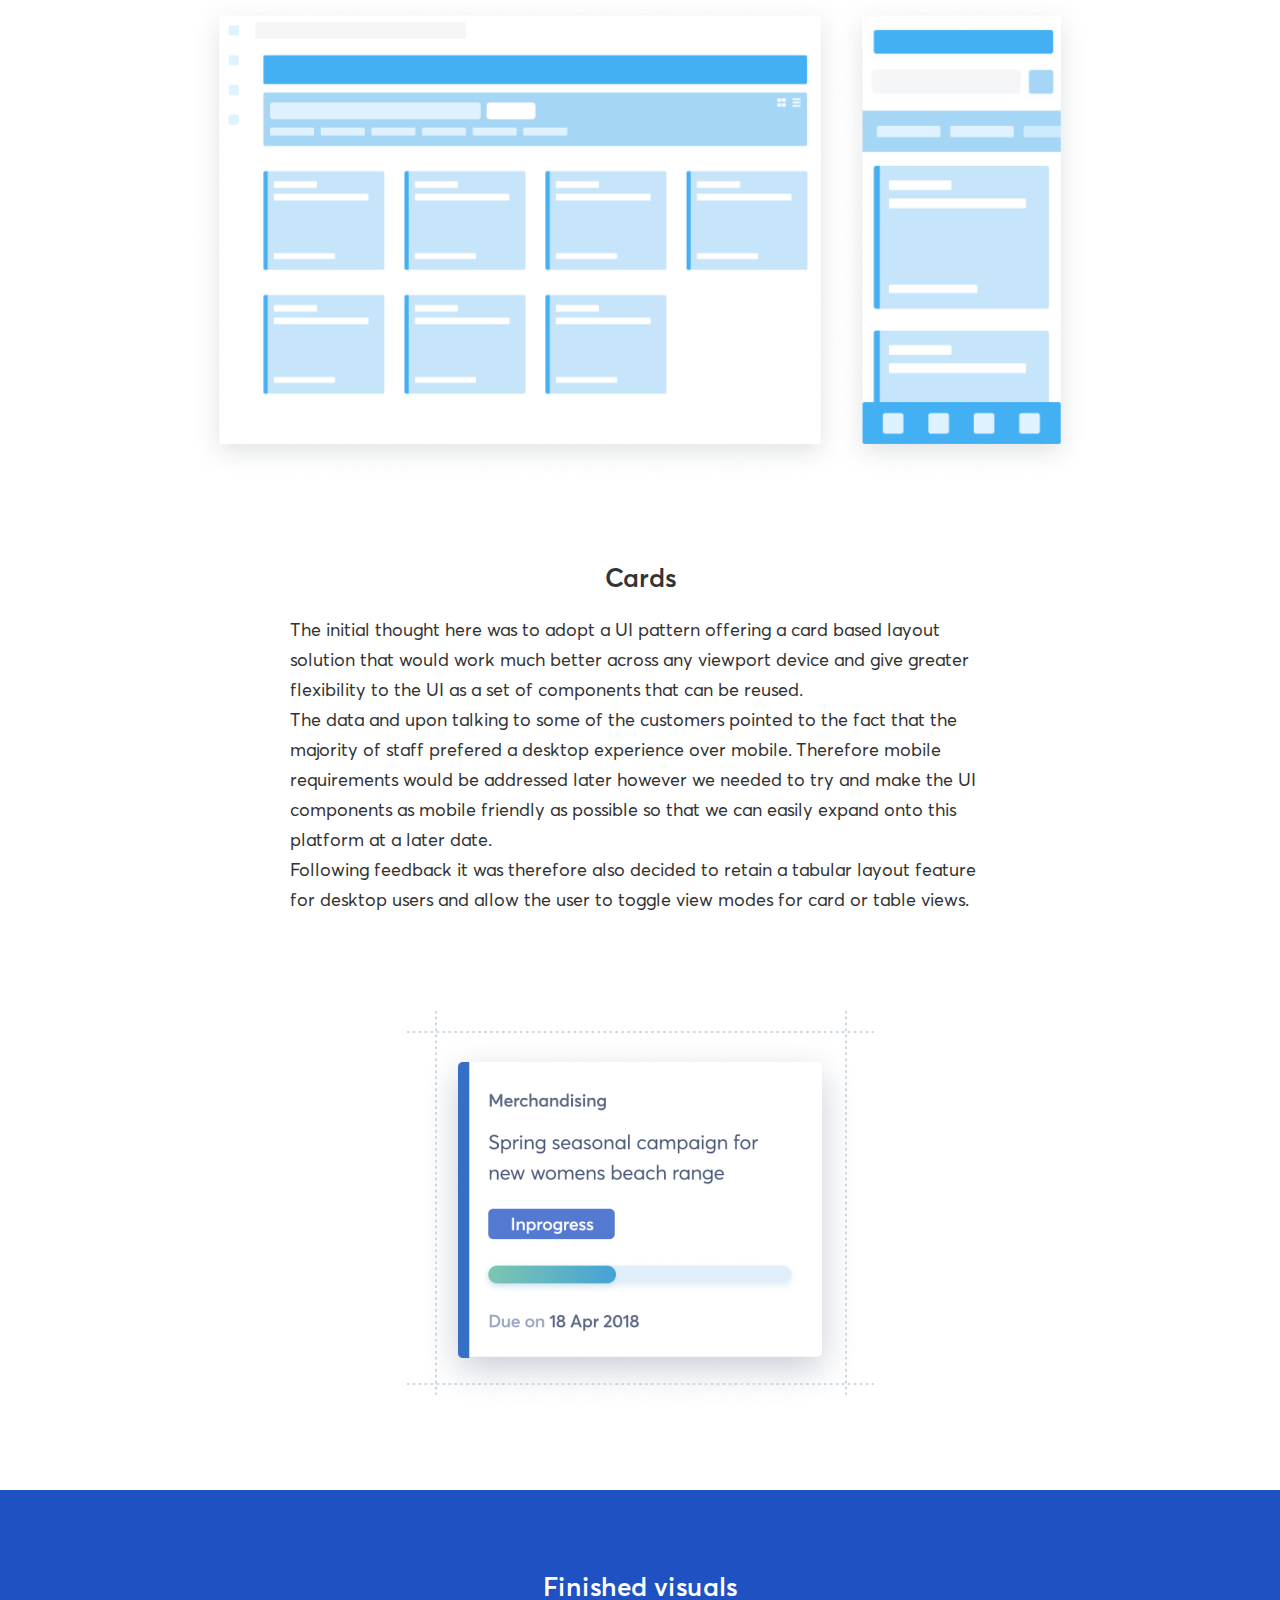
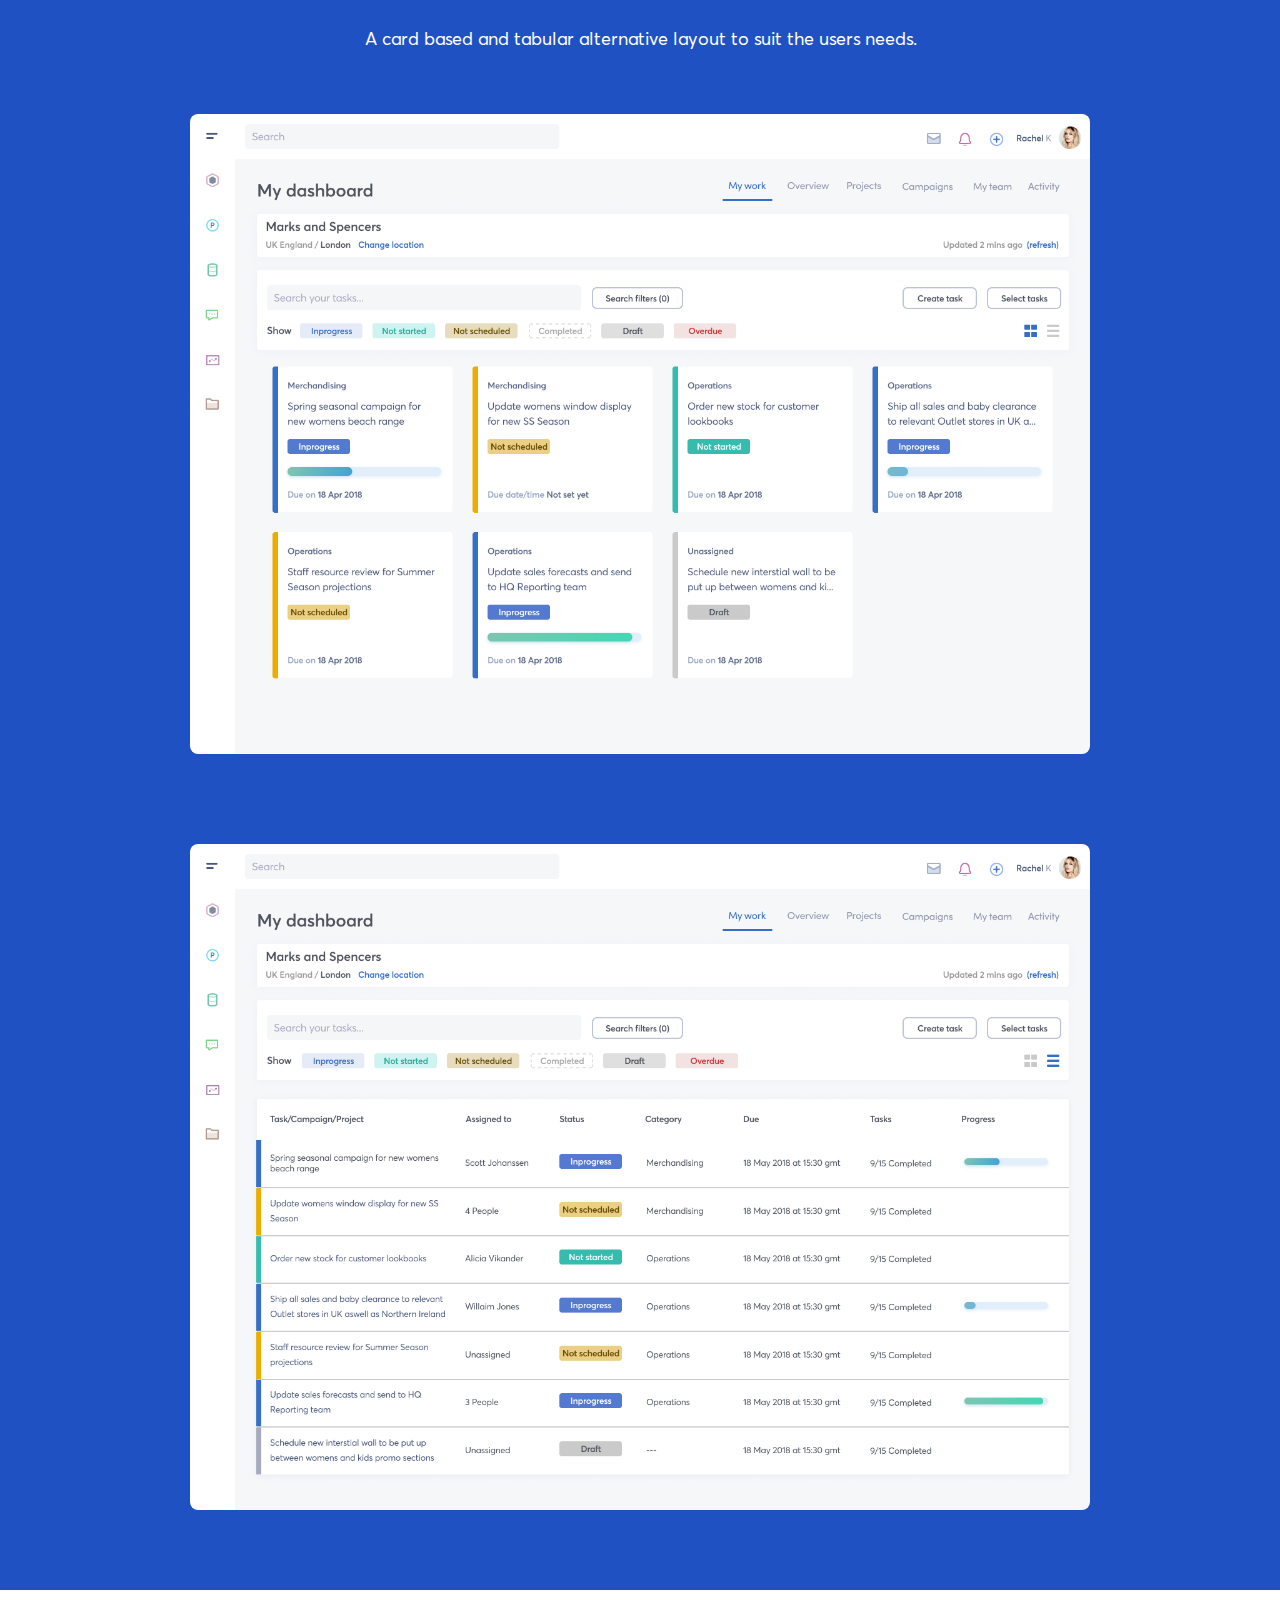
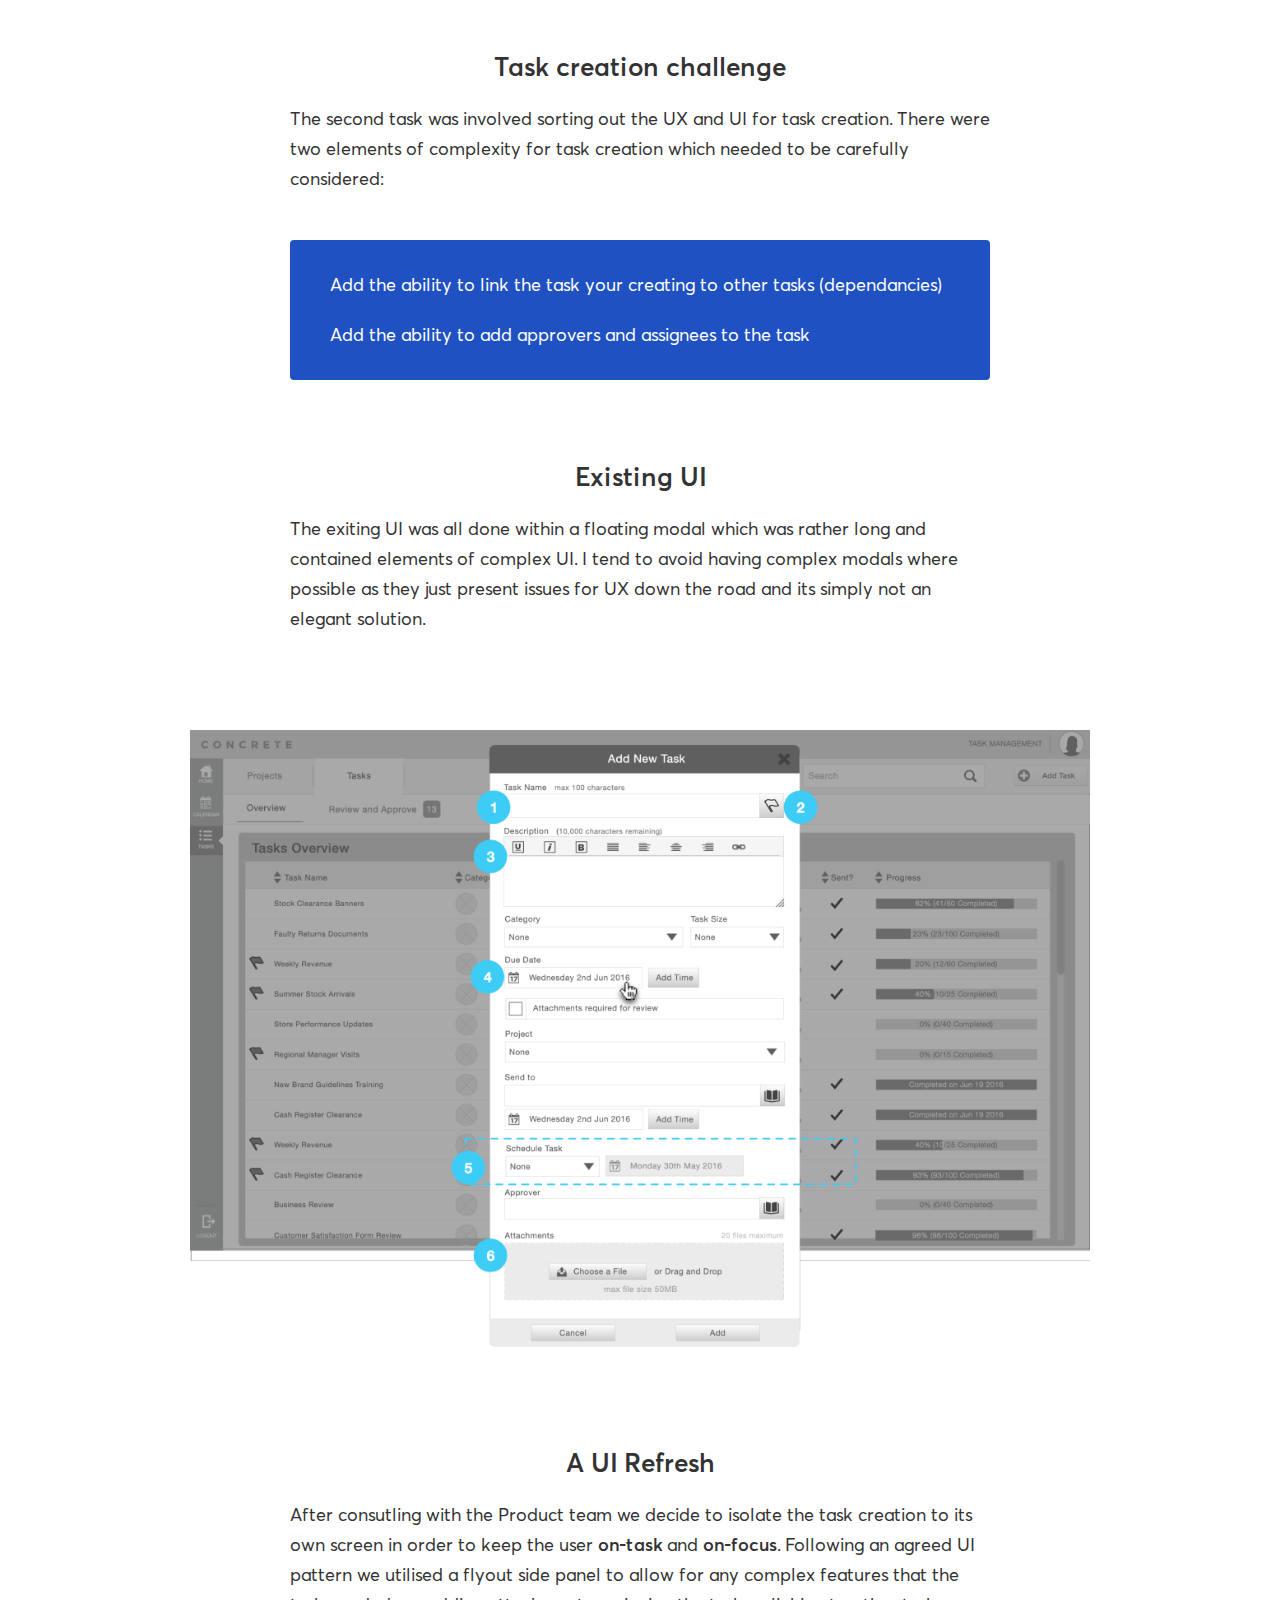
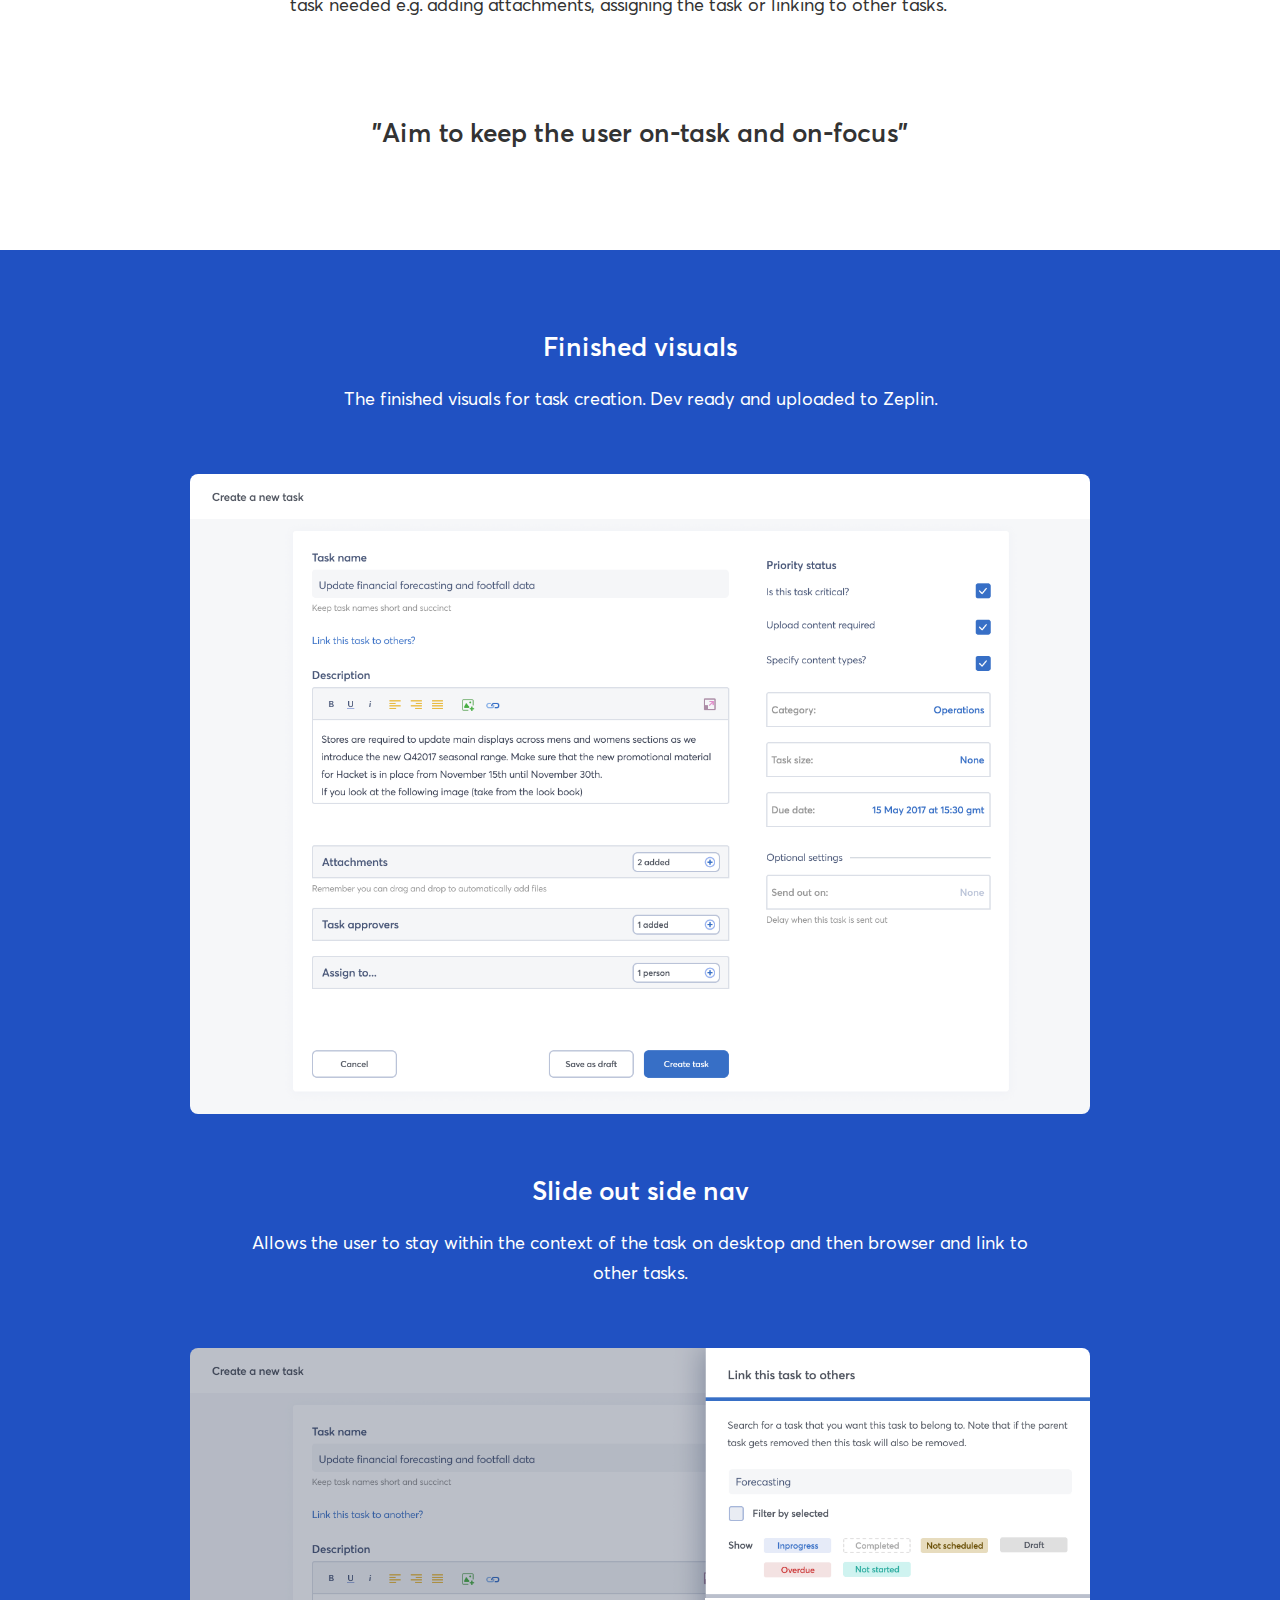
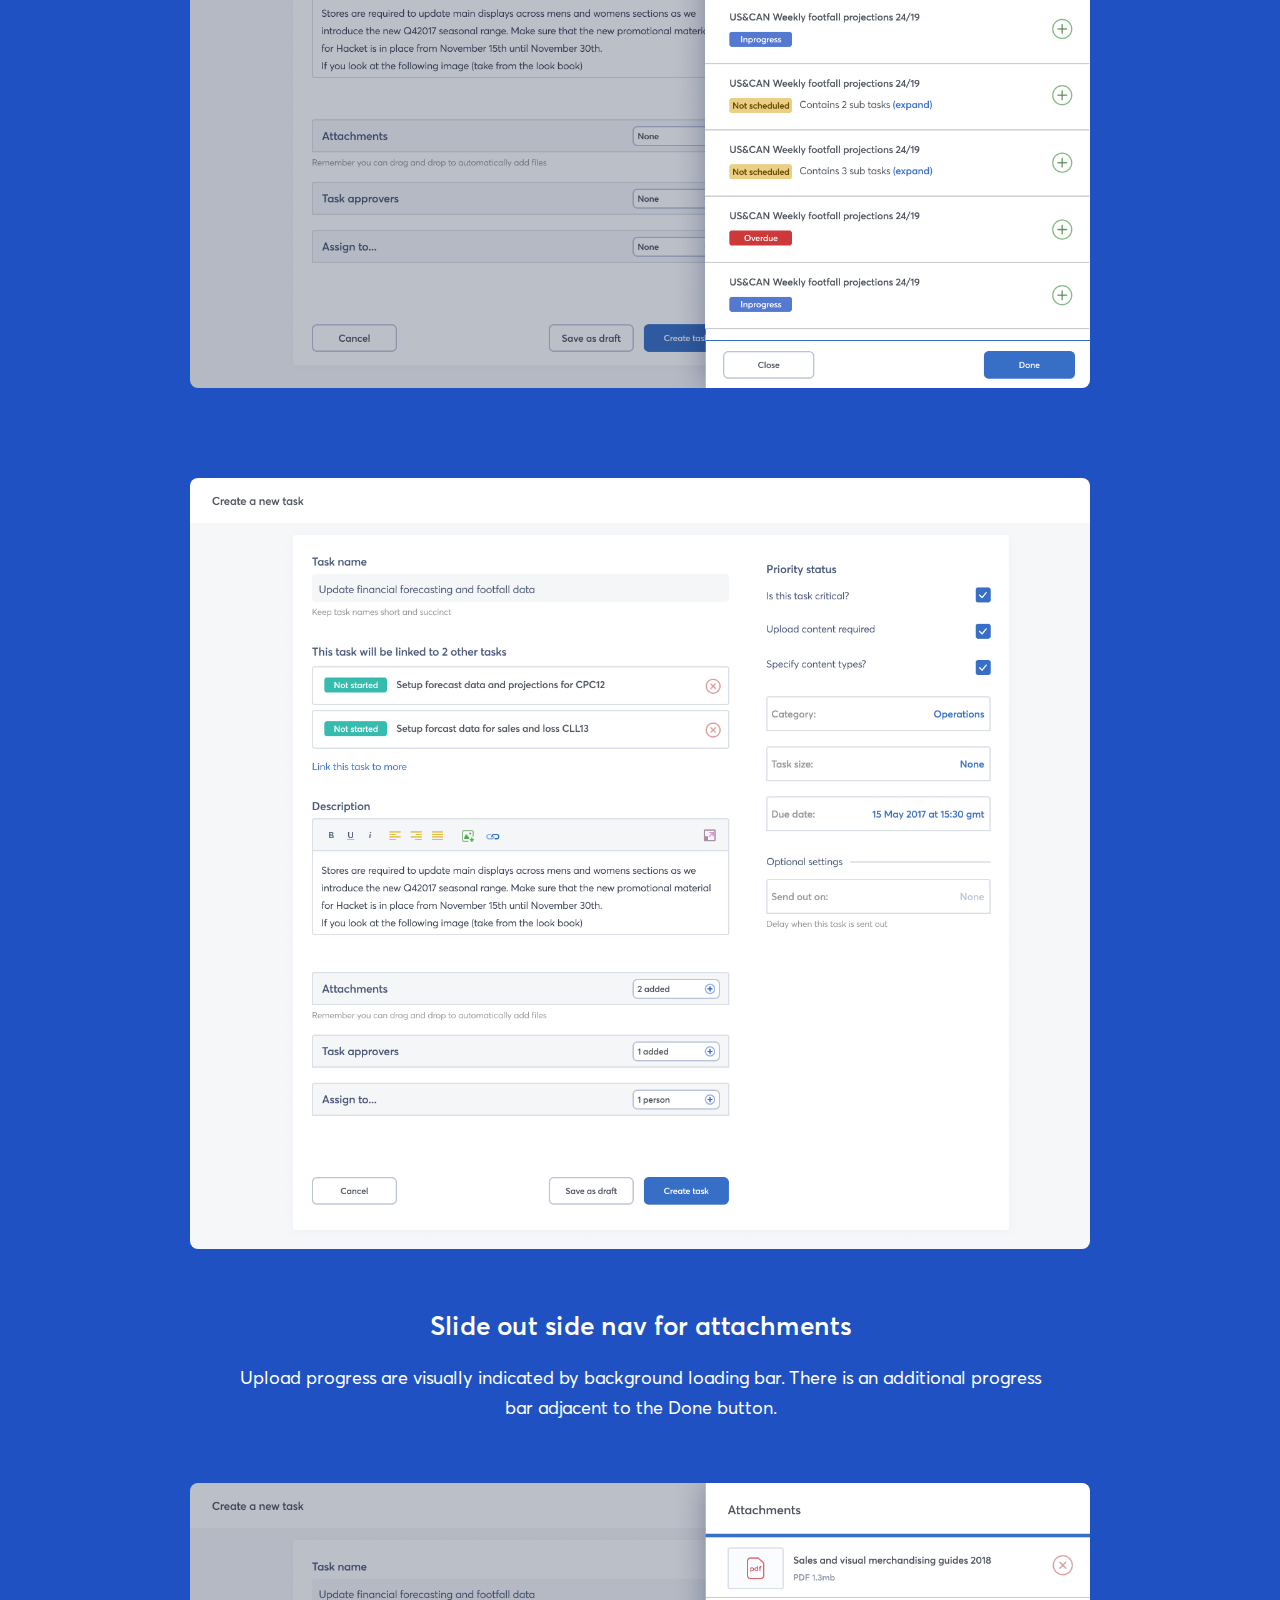
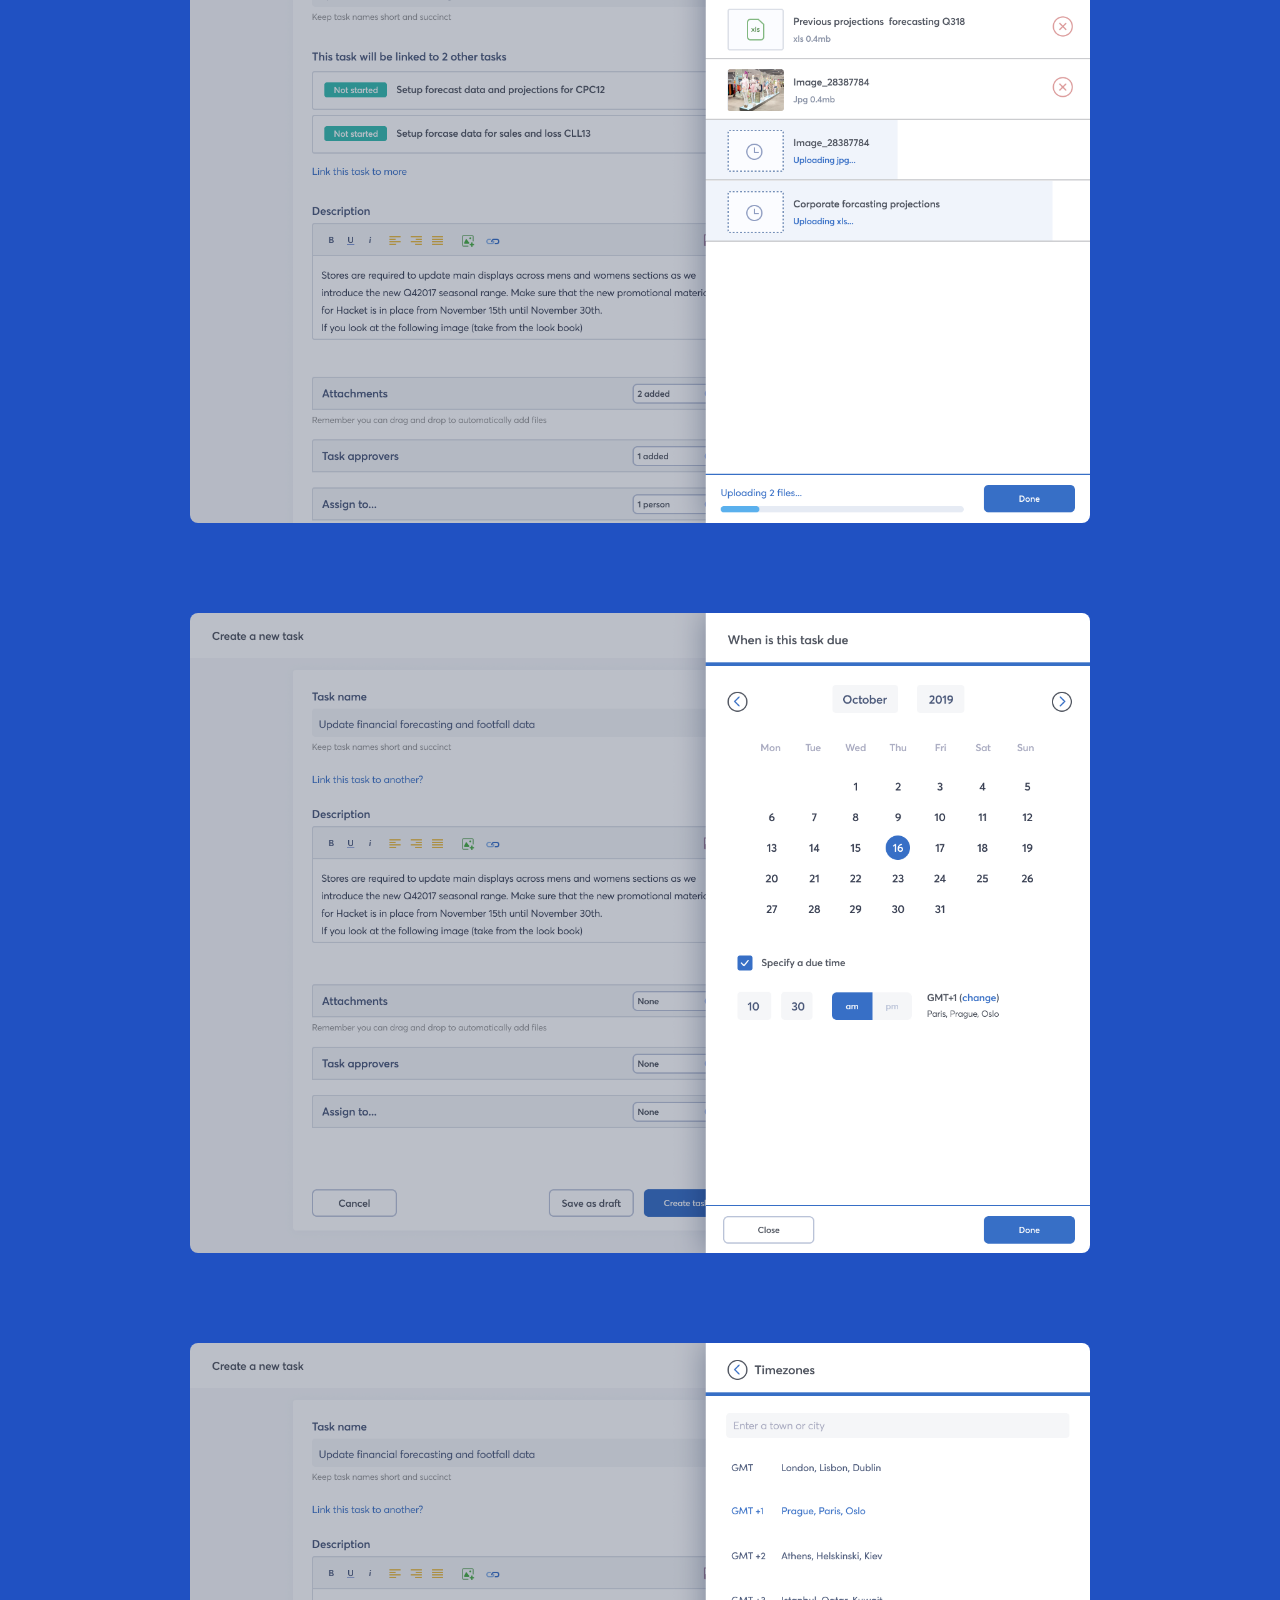
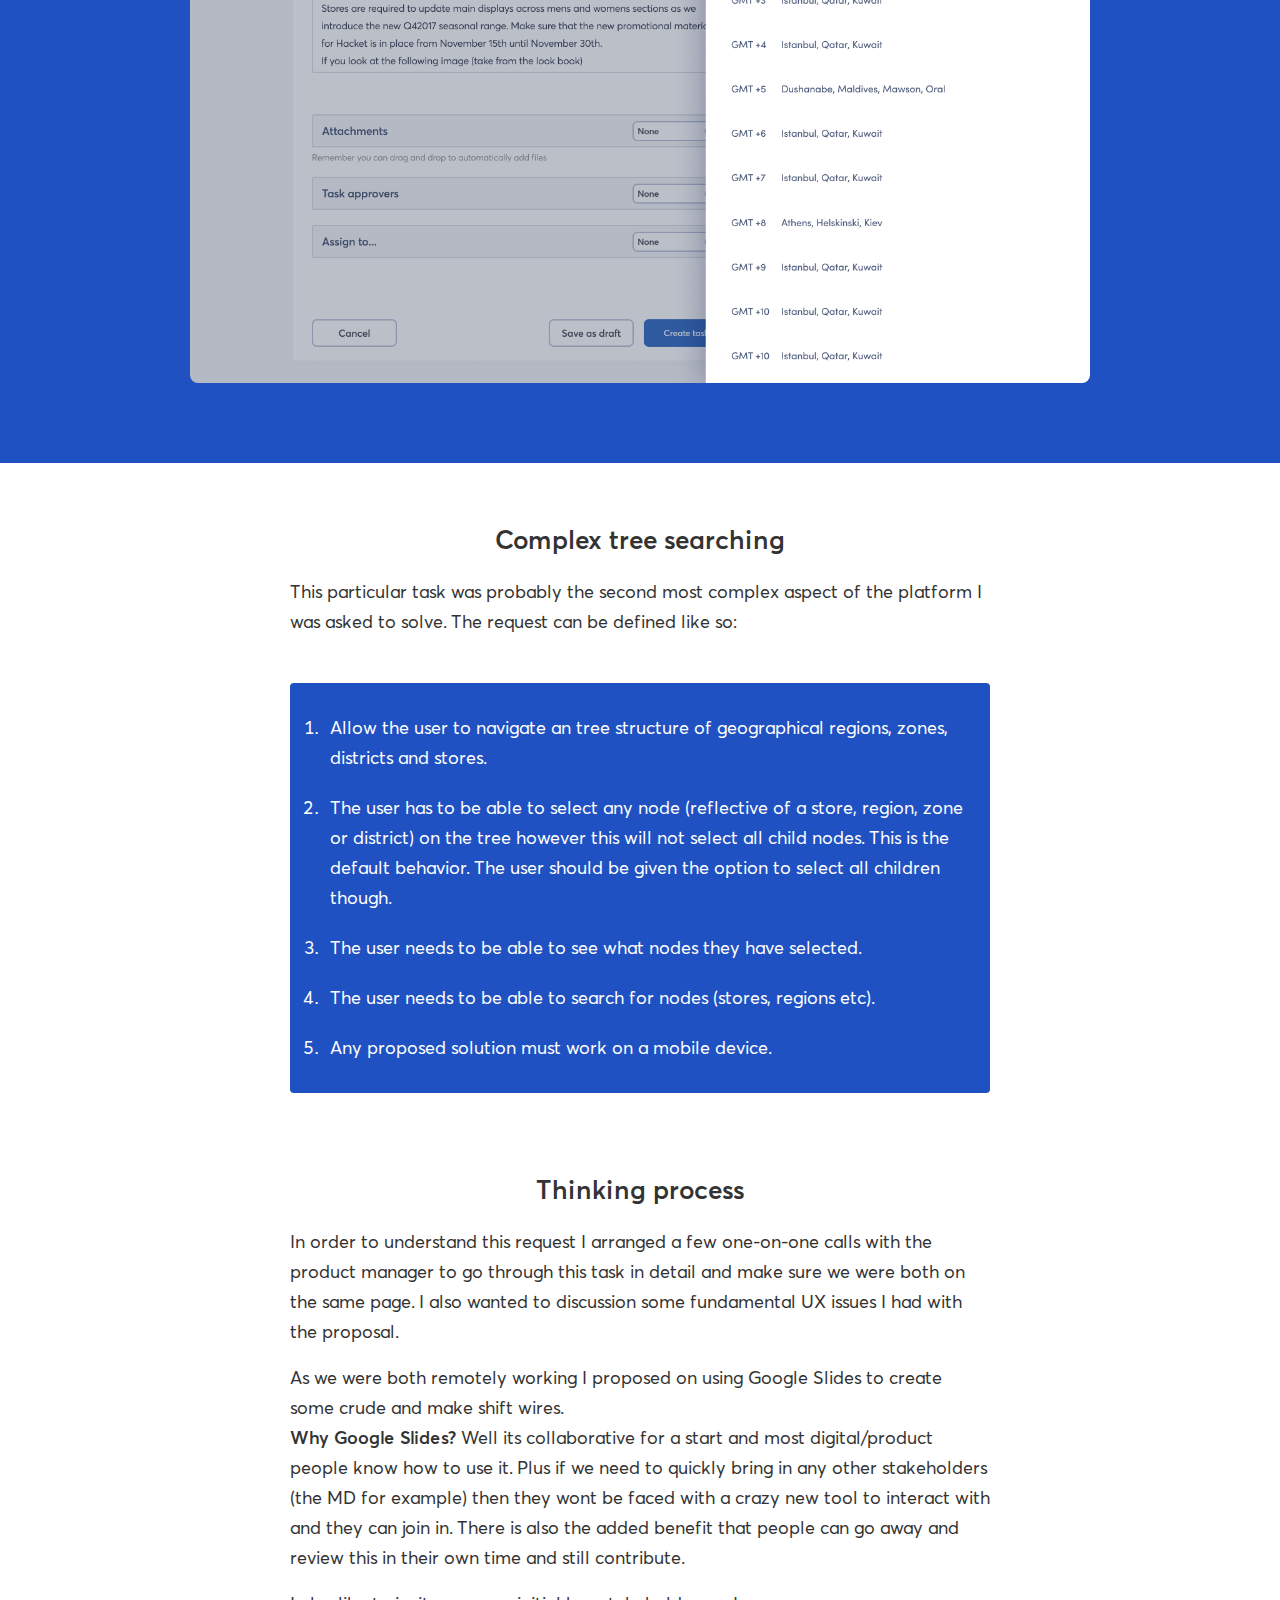
<file: concrete.html>
<!DOCTYPE html>
<html lang="en">
<head>
<title>Super useful studio &#45; Case study &#45; Concrete</title>
<link rel="stylesheet" href="/main.8615fc3b.css">
<link href="https://fonts.googleapis.com/css?family=Open+Sans:400,600&display=swap" rel="stylesheet"> 
<meta charset="UTF-8">
<meta http-equiv="Content-Type" content="text/html; charset=utf-8">
<meta name="viewport" content="width=device-width, initial-scale=1.0">
<meta http-equiv="X-UA-Compatible" content="ie=edge">
<meta name="referrer" content="no-referrer-when-downgrade">
<meta name="robots" content="all">
<meta name="keywords" content="Art Director, Designer, Developer, HTML, CSS, Sass, Creative, Coding, Manchester, London, Germany, Frontend Development, Sketch, Figma, Affinity Designer, Photoshop">
<meta name="description" content="Super useful Studio is the portfolio and mini design agency of Peter Ellis. A visual and product designer, developer and general designunicorn">
<meta name="generator" content="SEOmatic">
<link rel="canonical" href="https://superusefulstudio.com.com/">
<link rel="alternate" href="https://superusefulstudio.com/" hreflang="x-default">
<meta name="geo.region" content="Manchester">

<link type="text/plain" rel="author" href="https://superusefulstudio.com/humans.txt">

<!-- Fav Icon -->
<link rel="icon" type="image/png" sizes="32x32" href="/favicon-32x32.ada1ad5e.png">
<link rel="icon" type="image/png" sizes="16x16" href="/favicon-16x16.52b46437.png">
<link rel="apple-touch-icon" sizes="180x180" href="/apple-touch-icon.0e138851.png">

</head>
<body id="concrete">


    
    <div class="navbar">
        <div class="navlogo">
            <a href="/index.html"><img src="/Superusefulstudio_ol_2x.b7ef0cc1.png" class="sus_logo"></a>
        </div>
        <nav>
            <ul>
                <li><a href="/index.html" class="link">Work</a></li>
                <li><a href="/about.html" class="link">About</a></li>
                <li><a href="mailto:petermarkellis@gmail.com" class="link">Contact</a></li>
            </ul>
        </nav>
    </div>


    <div class="hero">
        

        <div class="hero__content">

            <div class="logo">
                <img src="/Concrete_logo_2x.9ae81d24.png">
            </div>

            <div class="title">
                Project case study
            </div>

            <div class="date">
                2016-2018
            </div>

            <div class="skillscovered">
                <span>UX, UI, Visual design</span>
            </div>

        </div>


    </div>







    <div class="container">


        <div class="projectstats">
            <h3 class="title">Overview</h3>
            <ul>
                <li>
                    <h5>Team</h5>
                    <hr>
                    <p>Myself and 2 Product Managers</p>
                </li>
                <li>
                    <h5>Time</h5>
                    <hr>
                    <p>24 months</p>
                </li>
                <li>
                    <h5>Role</h5>
                    <hr>
                    <p>Product design lead</p>
                </li>
                <li>
                    <h5>Website</h5>
                    <hr>
                    <p><a href="https://concreteplatform.com/" class="link">Concrete</a></p>
                </li>
            </ul>
        </div>
        
        

        <div class="image_container">
            <img src="/CPX-Casestudy-Hero-Dashboard_2x.cefe448f.png" alt="">
        </div>



        <div class="section">
            <h3 class="title">Context</h3>
            <p><a href="https://concreteplatform.com/" class="link" title="Visit Concrete today">Concrete Media</a> offer clients, such as Marks and Spencers, a <strong>Enterprise Management Platform (EMP)</strong> that allows clients to successfully and seamlessly manage their retail operations. The plaform allows clients to create projects and tasks, analyse various items of retail and store data, manage people, content and more; all from a single platform in the cloud.</p>
        </div>

        <div class="section">
            <h3 class="title">My role</h3>
            <p>As the sole designer for this effort I was brought on board to help <strong>re&#045;think the user experience from the ground up</strong>, apply a new and refreshing look and feel and work with product on a variety of new product features. I worked through all stages of the design process from user journeys, wire&#45;frame creation, prototypes through to high&#45;fidelity and dev ready designs.</p>
        </div>

        <div class="section">
            <h3 class="title">The challenges</h3>
            <p>When I joined the team at Concrete in London they were working on the new retail platform titled CPX (Which stands for the Concrete Platform Experience). This platform was very functional and the designs were essentially driven off wireframes which were produced by an external agency whom they have engaged with for UX help. Hyper functional the platform lacked visual asthetics, a smoother UX experience and structure. Therefore I was presented with the following over&#045;arching goals:
            </p>
      
            <div class="signpost">
                <div class="listcontainer">
                    <ol class="simplelist">
                        <li>
                            <span>Update the visual look and feel of the platform</span>
                        </li>
                        <li>
                            <span>Fix underlying UX issues</span>
                        </li>
                        <li>
                            <span>Continue to build out new features</span>
                        </li>
                    </ol> 
                </div>  
            </div>    

        </div>

        <div class="section">
            <h3 class="title">Dashboard challenge</h3>
            <p>The first challenge was to create a more intuitive dashboard to allow for the management of a users assigned and owned tasks. 
                <br>
                With an aim of addressing the following UX and UI issues:
                <br>
            </p>
            <div class="signpost">
                <div class="listcontainer">
                    <ol class="simplelist">
                        <li>
                            <p>Solve a poor table layout experience across desktop and mobile</p>
                        </li>
                        <li>
                            <p>Content (tasks) need to show specific details and overview information</p>
                        </li>
                        <li>
                            <p>Allow user to easily filter and search for tasks</p>
                        </li>
                        <li>
                            <p>Investigate colour palette and look and feel</p>
                        </li>
                    </ol>
                </div>
            </div>
        </div>

        <div class="section">
            <h3 class="title">Existing UI</h3>
            <p>The existing UI was very functional at best and compromised of a tabular view for navigating tasks. We knew from previous feedback that this layout didnt work well on mobile devices for obvious reasons. The engineering team has a crude layout in place but this was cumbersome at best. Previewing a task was realised with use of modals. The down side of these modals was in the limited real&#45;estate and the fact that some modals had mini workflows contained within them. I generally try to avoid this approach where possible.
            </p>
        </div>



        <div class="image_container">
            <img src="/concrete-originalui-tasks.ecf5e1f8.png" alt="">
        </div>


        <div class="section">
            <h3 class="title">Card based solution</h3>
            <p>The initial thought here was to adopt a UI pattern offering a card based layout solution that would work much better across any viewport device. Given the platform controls some additional UI features would be added to give a more suitable mobile experience for example the lower nav bar and slidable nav bar for navigating task types.
            You can read up more about this pattern <a href="https://material.io/components/cards/#behavior" class="link">here.</a>. Generally when I explore UI patterns I tend to reference either <a href="https://material.io/design/" class="link">Googles Material Design Library</a> or a vendor like <a href="https://www.carbondesignsystem.com/" class="link">Carbon from IBM</a> which I like but thats a personal choice. Or I do the usual and see what other vendors or competitors do. Plus there are rafts of online UI paterns places to visit like <a href="https://pttrns.com/" class="link">Pattrns.com</a>.
            </p>
        </div>


        <div class="image_container">
            <img src="/concrete-blue-wires-cards_1x.6e8539bf.png" alt="">
        </div>


        <div class="section">
            <h3 class="title">Cards</h3>
            <p>The initial thought here was to adopt a UI pattern offering a card based layout solution that would work much better across any viewport device and give greater flexibility to the UI as a set of components that can be reused. 
            <br>
            The data and upon talking to some of the customers pointed to the fact that the majority of staff prefered a desktop experience over mobile. Therefore mobile requirements would be addressed later however we needed to try and make the UI components as mobile friendly as possible so that we can easily expand onto this platform at a later date.
            <br>
            Following feedback it was therefore also decided to retain a tabular layout feature for desktop users and allow the user to toggle view modes for card or table views.
            </p>
        </div>


        <div class="image_container">
            <img src="/concrete_card_single.58b5b87d.png" alt="">
        </div>


    </div><!-- container-->


    <div class="ui_presentaton_panel">

            <div class="section">
                <h3 class="title">Finished visuals</h3>
                <p>A card based and tabular alternative layout to suit the users needs.
                </p>
            </div>

     
        <div class="ui_container">
            <img src="/Concrete-CPX-Dashboard-Card_View.6332850f.png">
            <img src="/Concrete-CPX-Dashboard-Table_View.e07e8986.png">
        </div>
    </div>


    <div class="container">

        <div class="section">
            <h3 class="title">Task creation challenge</h3>
            <p>The second task was involved sorting out the UX and UI for task creation. There were two elements of complexity for task creation which needed to be carefully considered:
            </p>
            <div class="signpost">
                <div class="listcontainer">
                    <ol class="simplelist">
                        <li>
                            <span>Add the ability to link the task your creating to other tasks (dependancies)</span>
                        </li>
                        <li>
                            <span>Add the ability to add approvers and assignees to the task</span>
                        </li>
                    </ol> 
                </div>  
            </div> 
        </div>

        <div class="section">
            <h3 class="title">Existing UI</h3>
            <p>The exiting UI was all done within a floating modal which was rather long and contained elements of complex UI. I tend to avoid having complex modals where possible as they just present issues for UX down the road and its simply not an elegant solution. 
            </p>
        </div>

        <div class="image_container">
            <img src="/Concrete-wire-original-task-creation.5505775f.png" alt="">
        </div>


        <div class="section">
            <h3 class="title">A UI Refresh</h3>
            <p>After consutling with the Product team we decide to isolate the task creation to its own screen in order to keep the user <strong>on&#45;task</strong> and <strong>on&#45;focus</strong>. Following an agreed UI pattern we utilised a flyout side panel to allow for any complex features that the task needed e.g. adding attachments, assigning the task or linking to other tasks.
            </p>
        </div>


        <div class="section">
            <h3 class="title">
                "Aim to keep the user on&#45;task and on&#45;focus"
            </h3>
        </div>




    </div><!-- container-->


    <div class="ui_presentaton_panel">

        <div class="ui_container">
            <div class="section">
                <h3 class="title">Finished visuals</h3>
                <p>The finished visuals for task creation. Dev ready and uploaded to Zeplin.
                </p>
            </div>
            <img src="/concrete-Task-example-Populated.e810faad.png">
            <div class="section">
                <h3 class="title">Slide out side nav</h3>
                <p>Allows the user to stay within the context of the task on desktop and then browser and link to other tasks.
                </p>
            </div>
            <img src="/concrete-tasks-sidepanel-Linking-to-another-task.8f183347.png">
            <img src="/concrete-Task-example-Populated-inc-linked-tasks.fc3d4812.png">
            <div class="section">
                <h3 class="title">Slide out side nav for attachments</h3>
                <p>Upload progress are visually indicated by background loading bar. There is an additional progress bar adjacent to the Done button.
                </p>
            </div>
            <img src="/concrete-Task-example-attachments-sidepanel-populated.78bdd006.png">
            <img src="/concrete-tasks-sidepanel-Specifying-a-due-date.2fb5bd38.png">
            <img src="/concrete-tasks-sidepanel-Specifying-a-timezone.cddfbfbd.png">
        </div>

        
    </div>



    <div class="container">

        <div class="section">
            <h3 class="title">Complex tree searching</h3>
            <p>This particular task was probably the second most complex aspect of the platform I was asked to solve. The request can be defined like so:
            </p>
            <div class="signpost">
                <div class="listcontainer">
                    <ol class="simplelist numbers">
                        <li>
                            <span>Allow the user to navigate an tree structure of geographical regions, zones, districts and stores.</span>
                        </li>
                        <li>
                            <span>The user has to be able to select any node (reflective of a store, region, zone or district) on the tree however this will not select all child nodes. This is the default behavior. The user should be given the option to select all children though.</span>
                        </li>
                        <li>
                            <span>The user needs to be able to see what nodes they have selected.</span>
                        </li>
                        <li>
                            <span>The user needs to be able to search for nodes (stores, regions etc).</span>
                        </li>
                        <li>
                            <span>Any proposed solution must work on a mobile device.</span>
                        </li>
                    </ol> 
                </div>  
            </div> 
        </div>

        <div class="section">
            <h3 class="title">Thinking process</h3>
            <p>In order to understand this request I arranged a few one&#045;on&#045;one calls with the product manager to go through this task in detail and make sure we were both on the same page. I also wanted to discussion some fundamental UX issues I had with the proposal.
            </p>
            <p>
            As we were both remotely working I proposed on using Google Slides to create some crude and make shift wires. 
            <br> 
            <strong>Why Google Slides?</strong> Well its collaborative for a start and most digital/product people know how to use it. Plus if we need to quickly bring in any other stakeholders (the MD for example) then they wont be faced with a crazy new tool to interact with and they can join in. There is also the added benefit that people can go away and review this in their own time and still contribute.
            </p>

            <p>I also like to invite as many initial key stakeholders as I can.</p>

            <figure>
                <img src="/concrete-googledocs-slides-crudemock.12c62d83.png" alt="">
                <figcaption>(Above) Google Slides is an easy tool to colab on ideas quickly</figcaption>
            </figure>

            <p>During one of the calls I raised an ux issue for users when selecting parent nodes refering to <span class="signpost_highlight">point 2</span> above. Users are familiar with the model that when you select a parent node then all children are then selected by default (makes sense right?). If we break this behavior then its going to be an odd experience. All&#045;though we could utilise a partial selection model like you see on Gmail. Which is when your "select all" checkbox has a line through it [&#045;] because you deselected some rows. I just needed to bear this in mind when concepting.
            </p>


            <figure>
                <img src="/ux-example-selectingparentandchildren_table_2x.b68299e4.png" alt="">
                <figcaption>(Above) Selecting a parent and the childen (default behavior)</figcaption>
            </figure>
            
          
            <figure>
                <img src="/ux-example-partialselectionparentandchildren_table_2x.9853ace0.png" alt="">
                <figcaption>(Above) Partial selection when you select a parent then unselect some children (alternative behavior)</figcaption>    
            </figure>
            
<!-- This content needs to go into task chaining 
            <p>However....It was explained to me that selecting all children presented a flaw in the current system and so couldnt properly be supported. The reason for this is because some 'groups' contain the same store. If this is the case then an assigned 'task' could be sent to the same store multiple times. In some cases this may be the correct thing to do but in the majority the wrong thing to do.</p>

            
            <p>Plus to really bake your noodle you could have a scenario where two or more tasks are linked to each other. Which presents some <a href="https://en.wikipedia.org/wiki/Circular_dependency" class="link">cyclic dependancy</a> issues in the system. Which I was explained would essentially force the platform to implode. There are ways to solve this but the level of effort out weighed the time we had to do this. (#denied)</p>

            <figure>
                <img src="./images/concrete/ux_circular_dependancy.png" class="dontresize" alt="">
                <figcaption>(Above) An examle of circular (cyclic) dependancy</figcaption>    
            </figure>


            <p>Tricky tricky but no probs I can solve this and I like a good challenge.</p>
            -->
            <p> 
            These initial meetings (using Google Slides) allowed us to define some fuzzy solutions collaboratively. This means that I can then go away and work up some more detailed solutions on my own. For this part of the task its a case of doodling with pen and paper the mechanics of these requirements. No real process just a case of quickly working out some flows and data structures for pages. The following images show some of my sketches.
            </p>

 
            <figure>
                <img src="/cpx-tasks-sketch-1.b8357046.jpg" alt="">
            </figure>
            <figure>
                <img src="/cpx-tasks-sketch-2.60128a8f.jpg" alt="">
            </figure>
           

             <p> 
            Once I have spent enough 'thinking time' on my own working out some possible models I will usually bang out some crude lo-fi visuals to help explain my solution and rational. Enough at least to kick start another iteration of discussion.
            </p>

            <figure>
                <img src="/concrete-lofi-mocks-figma.98e2c348.png" alt="">
                <figcaption>(Above) Lo-fi mocks made in Figma super quickly. These took about 15 mins</figcaption> 
            </figure>
         
            <p>I then pop these run outs into Google Slides again so I can initiate the next meeting and collate feedback from the product team. Remember that I run these sessions interactivly so any participants can add ideas to the designs.</p>

            <figure>
                <img src="/concrete-googledocs-slides-crudemock-lofi-mobile-1.968287ae.png" alt="">
                <figcaption>(Above) Setting up Google Slides for a feedback and review session</figcaption> 
            </figure>


            <p>Most of the process now involved iterating this process whilst gaining product feedback. Once we think we have a workable solution the next stage is to prototype up something. So it&apos;s either on to Invision or a crude html/css mock up if possible depending on the time we have available.</p>
         


            
        </div><!-- end section -->

    </div><!-- end container -->




    <div class="container">

        <div class="section">
            <h3 class="title">Conclusion</h3>
            <p>Concretes new platform was launched in spring of 2019 and really stands out from its predecessor platform. It was released in strategic steps and the first client being Marks and Spencers in the UK. This allowed us to guage feedback and identify any bugs or UX issues that the client experienced. Overall the feedback was largely positive.
            </p>
            <a href="/index.html" class="link">Back to home</a>
        </div>

    </div>

    <footer>
    <div class="content">
        <div class="copyright">
            <p>Super useful studio &copy; 1979 &#045; <script>document.write(new Date().getFullYear());</script></p>
        </div>
        
        <a href="/index.html" class="link"><img src="/Superusefulstudio_ol_1x.6822682f.png"></a>
        
    </div>
</footer>

</body>
</html>
</file>
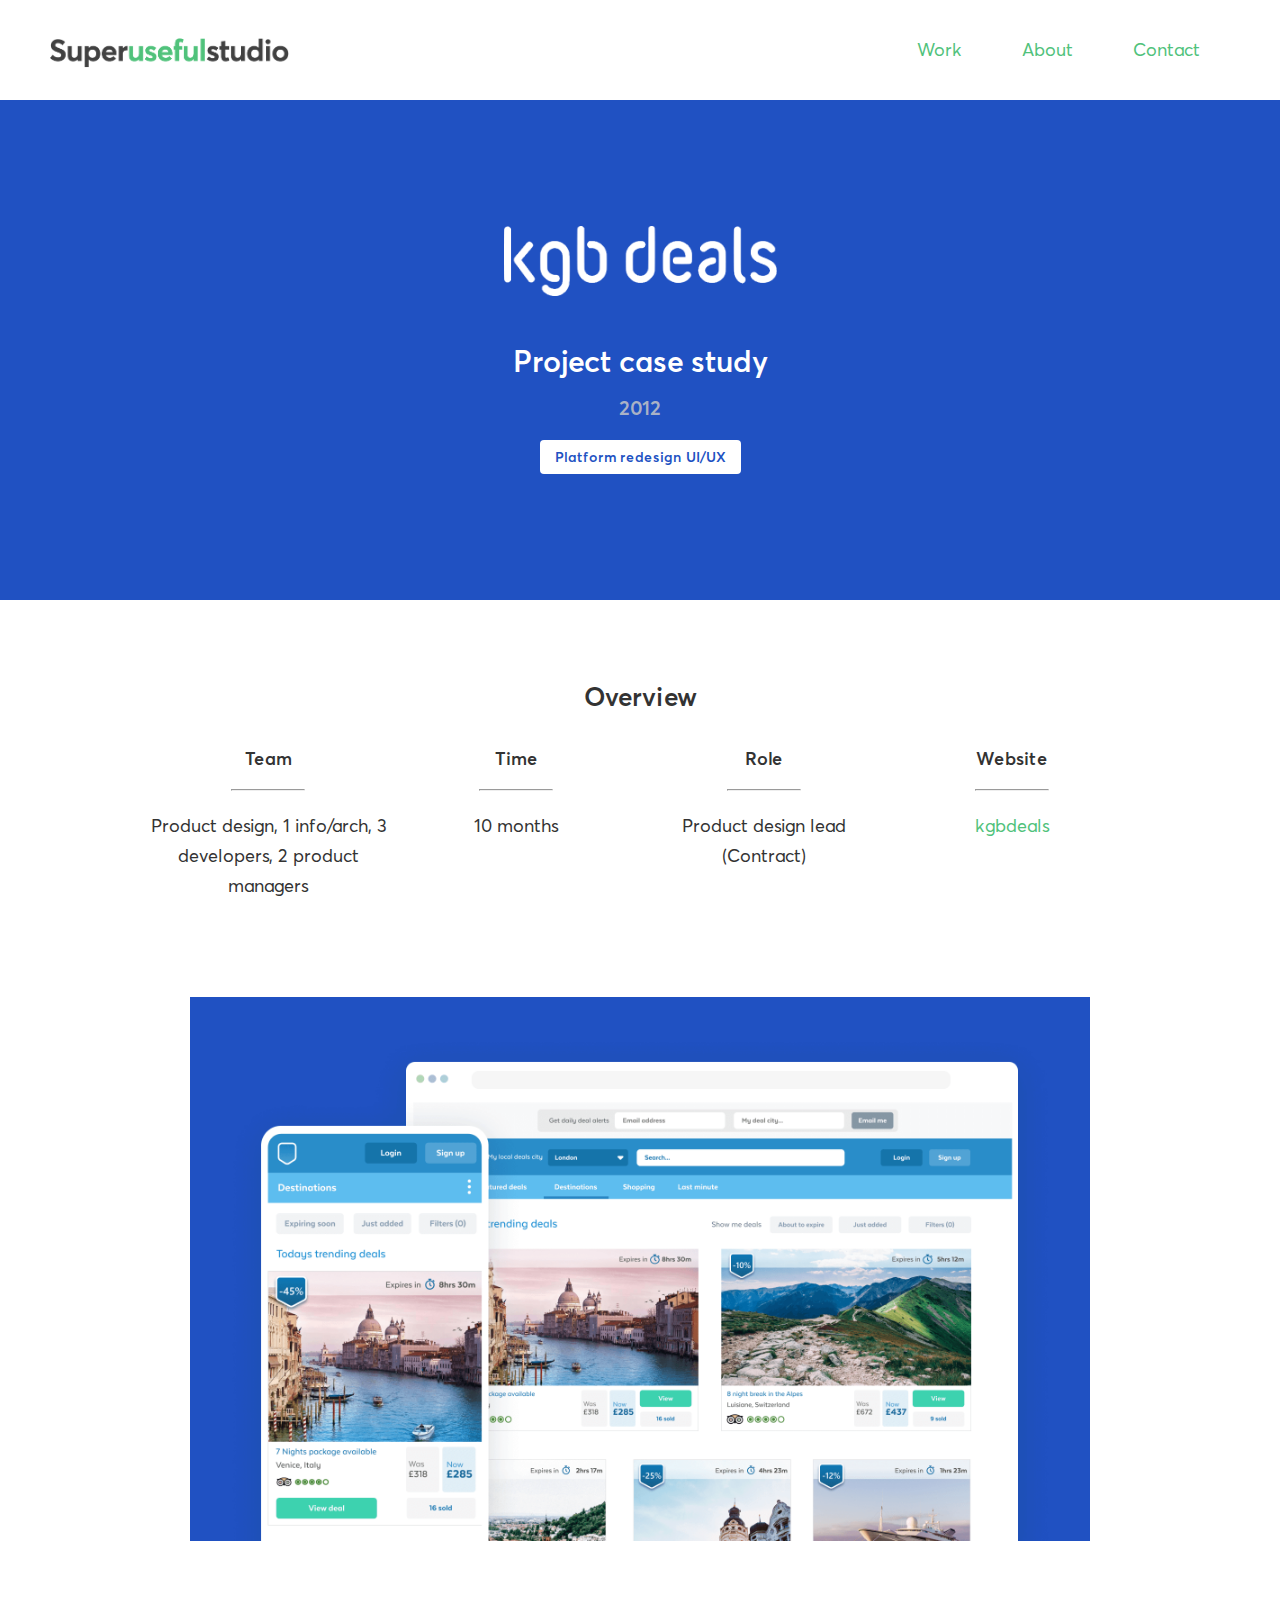
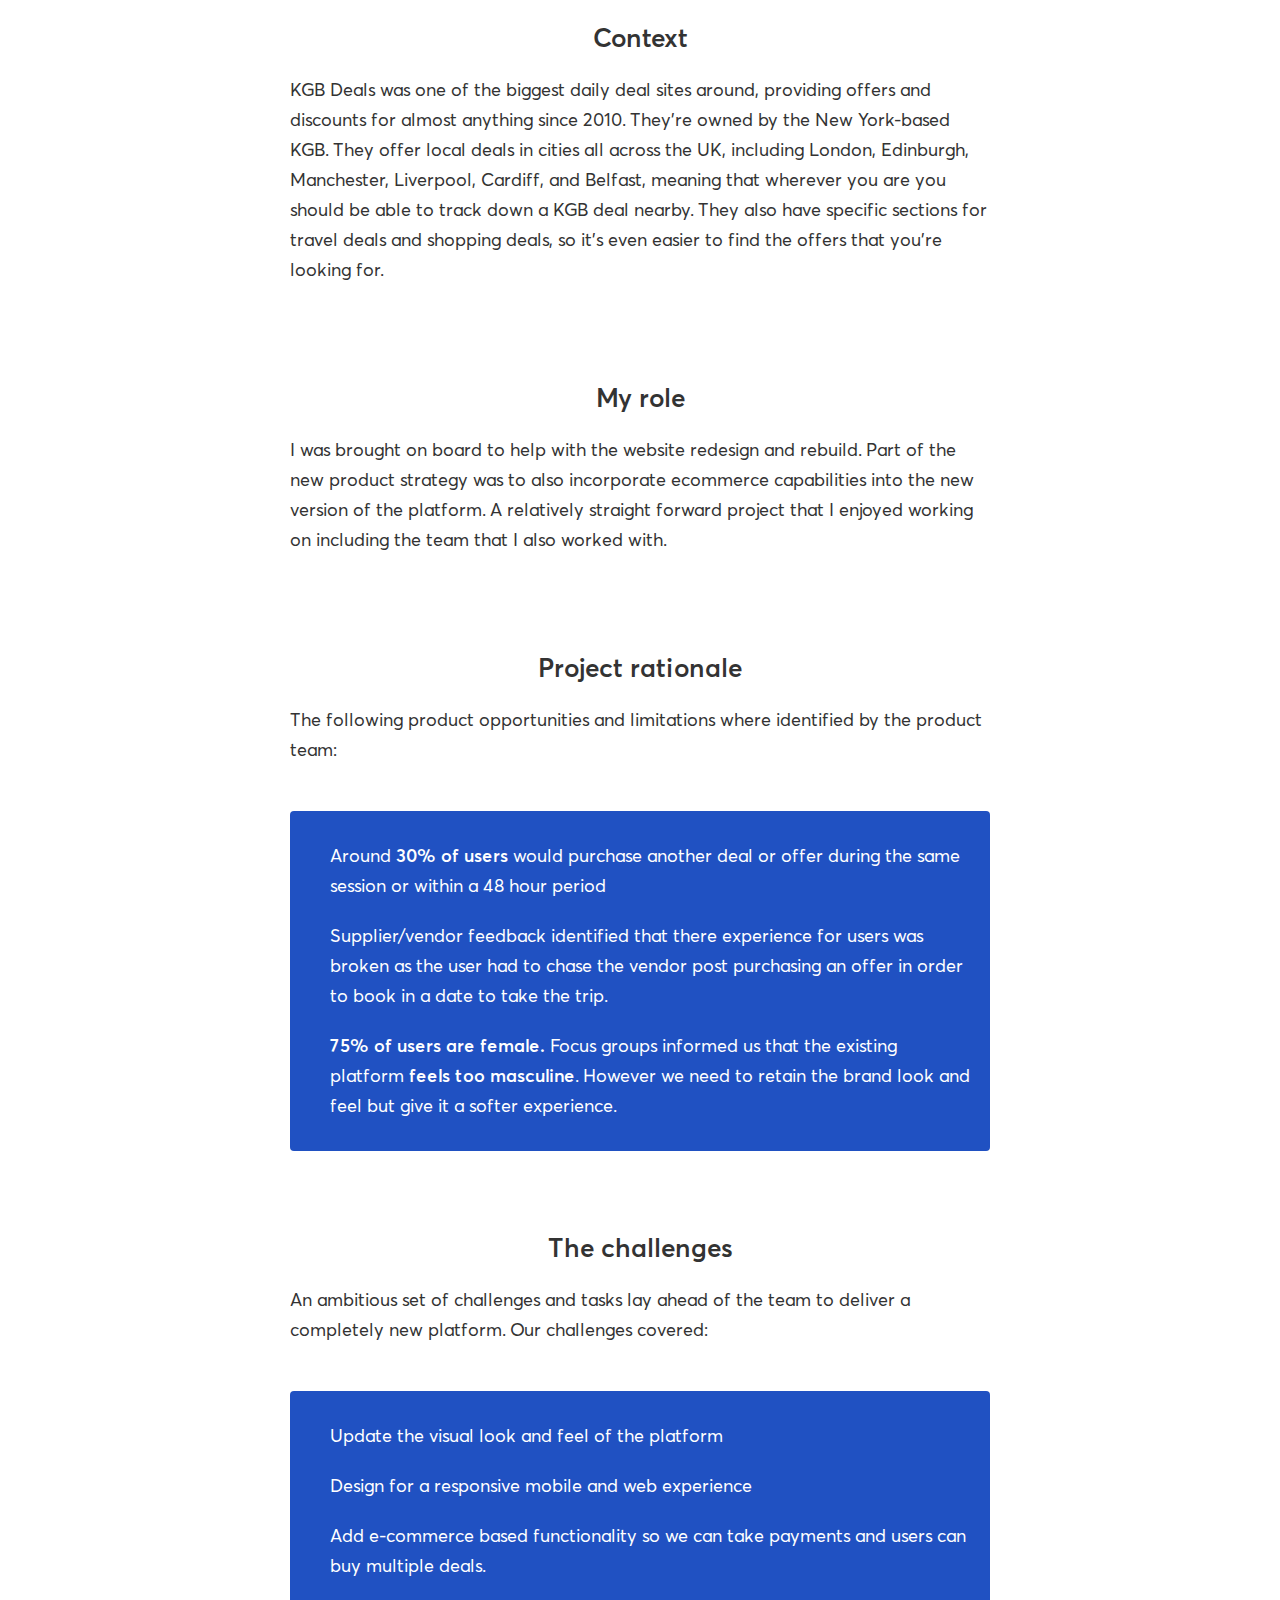
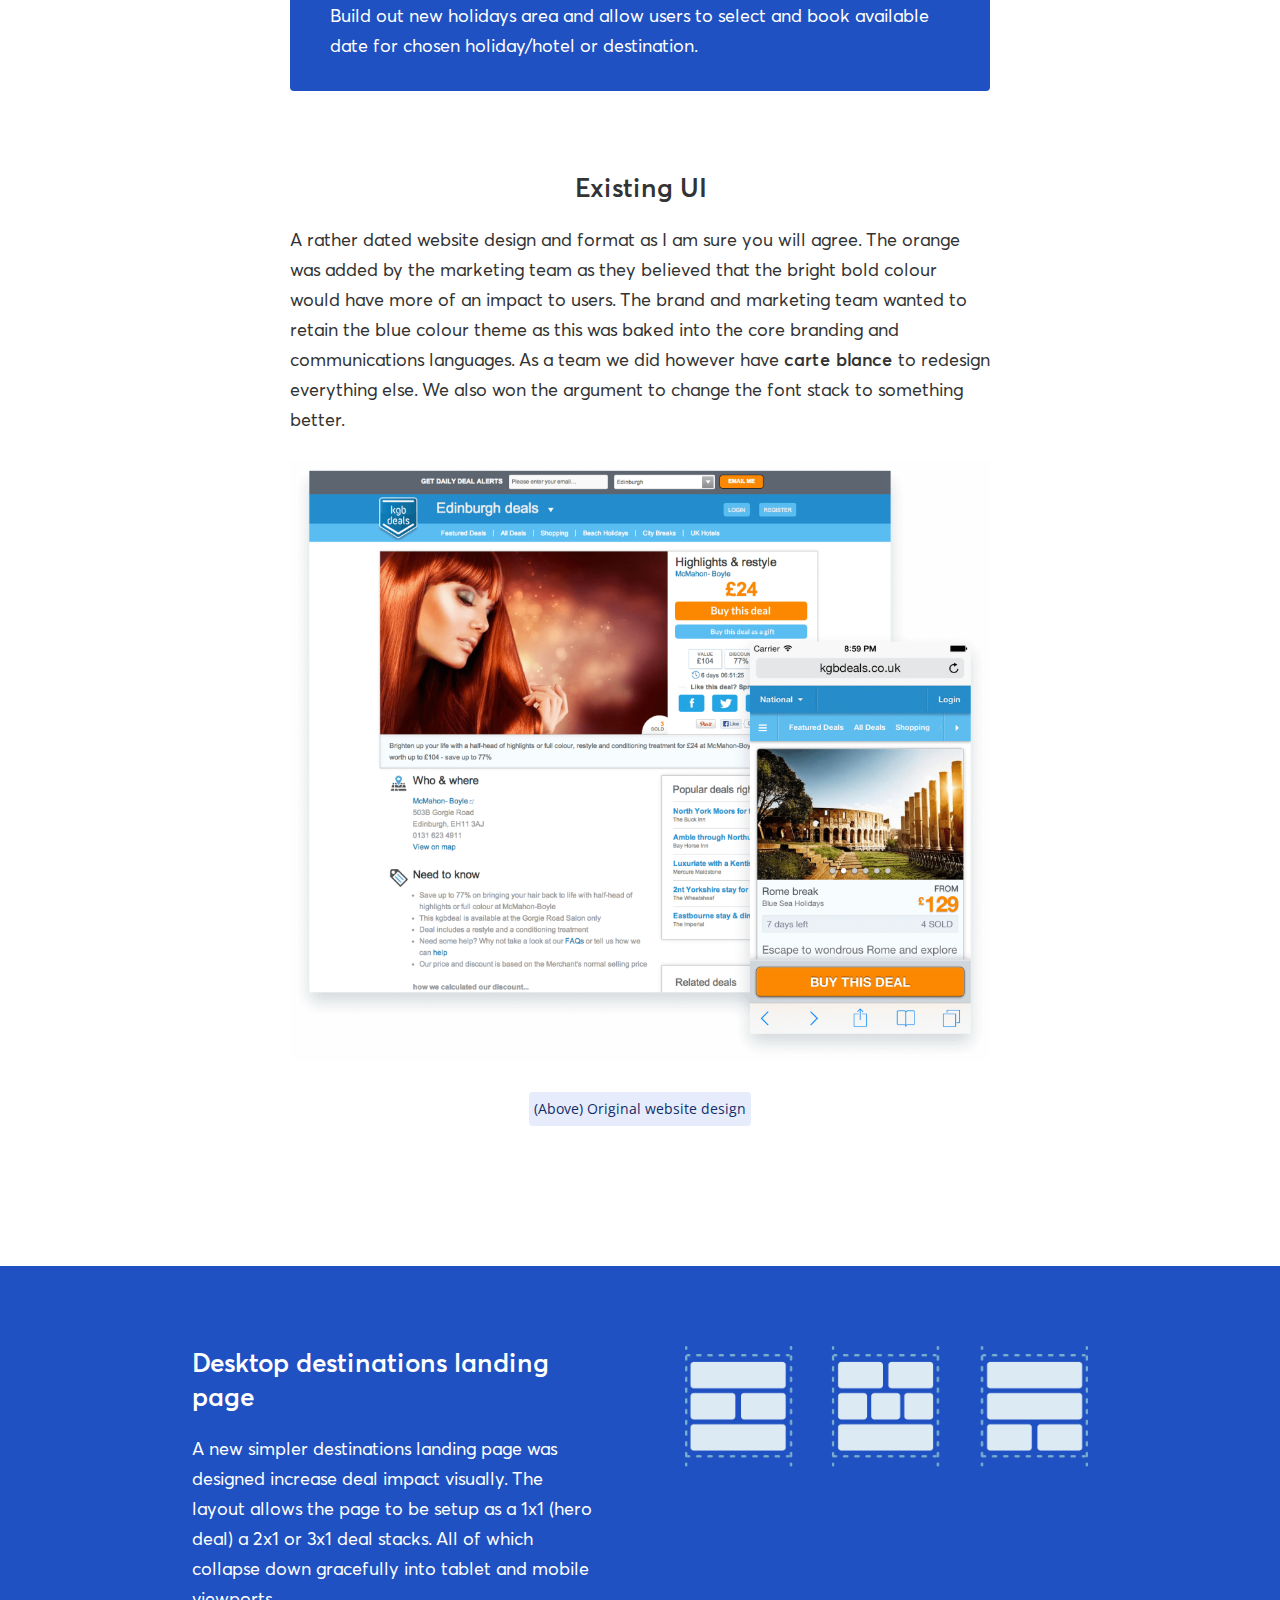
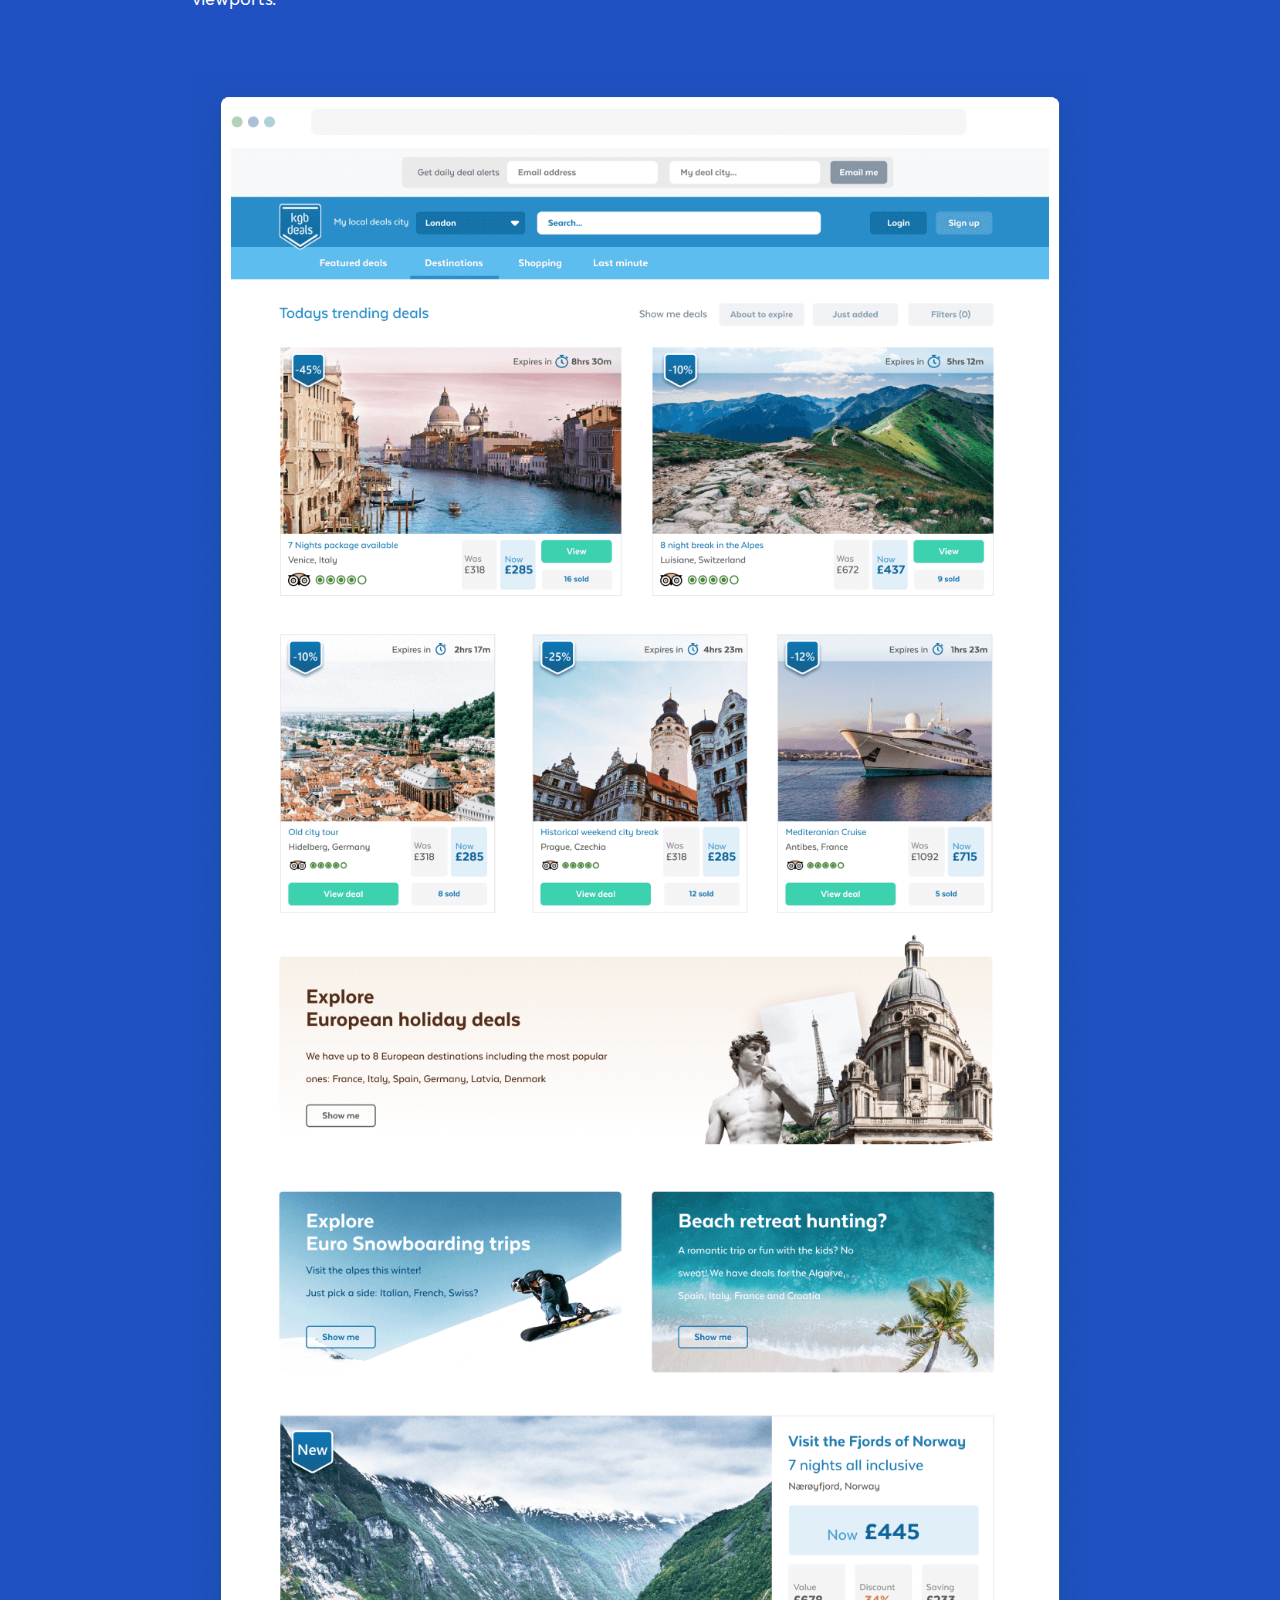
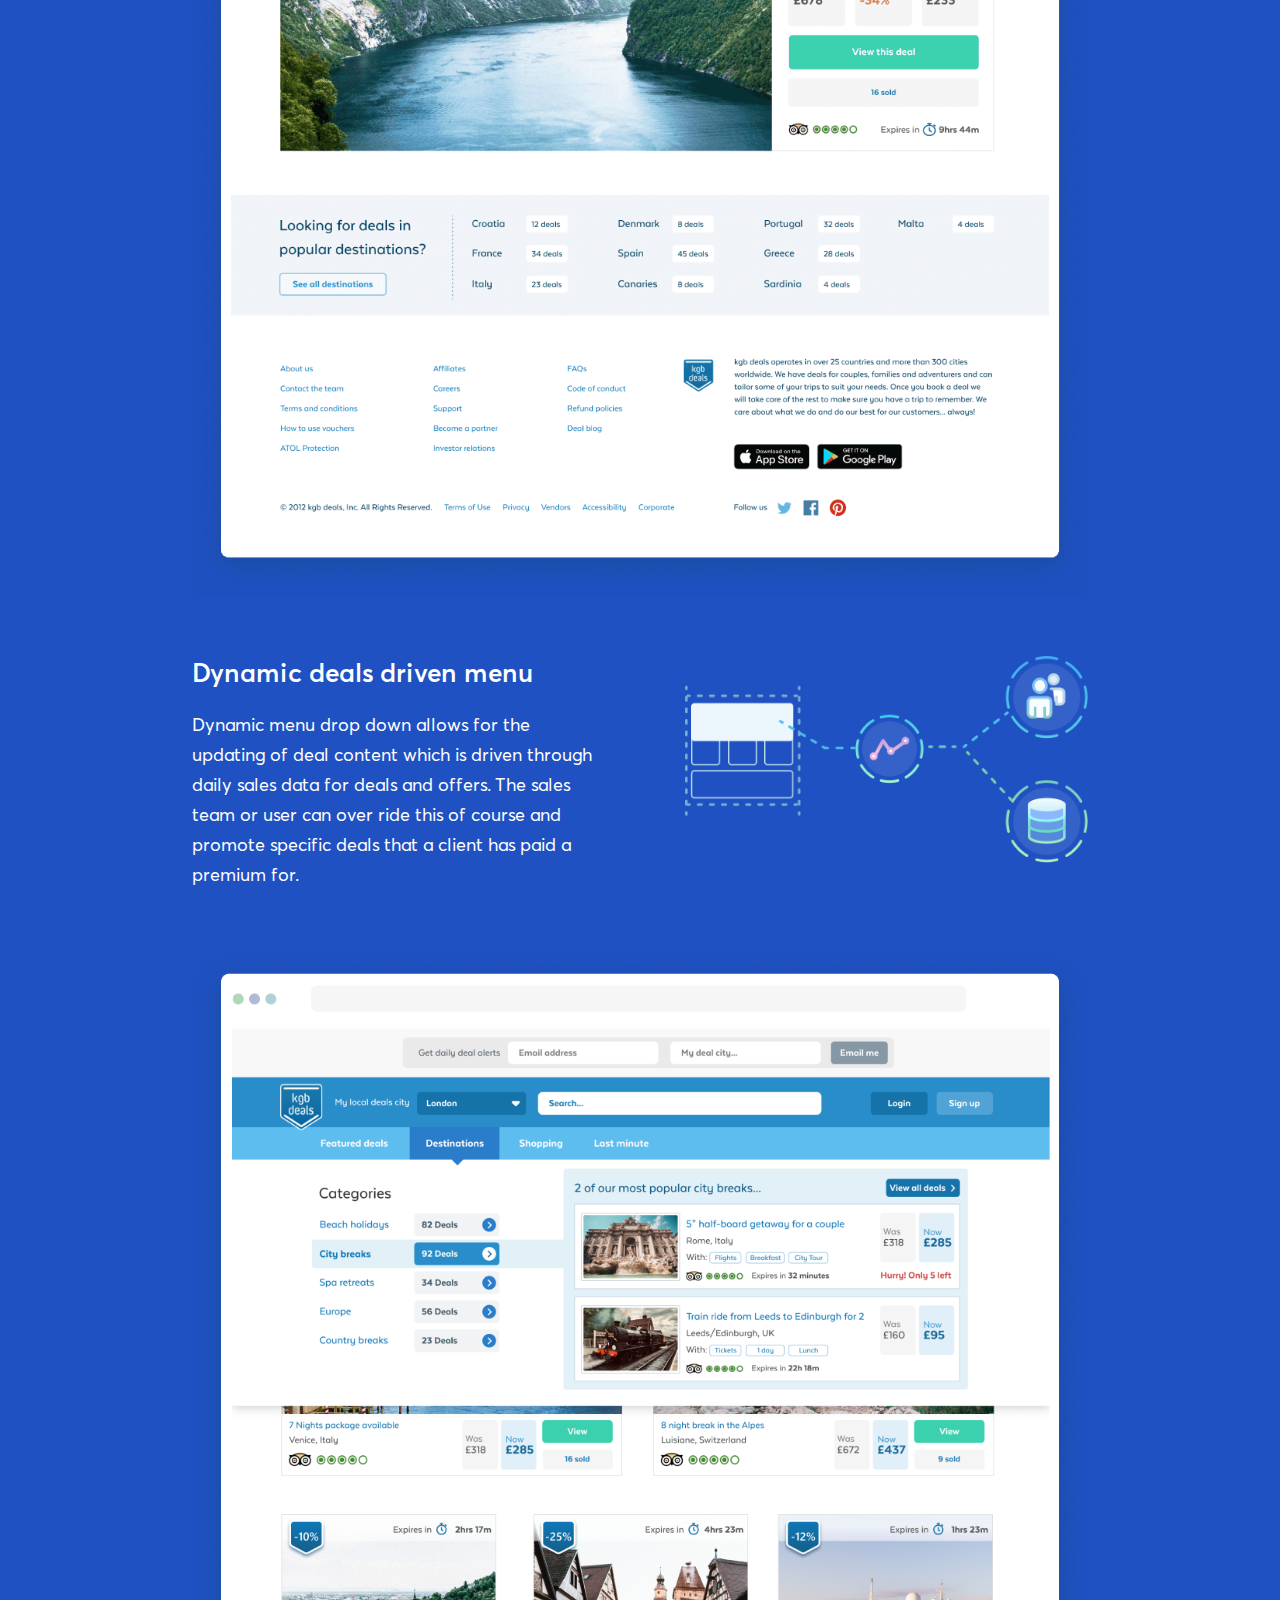
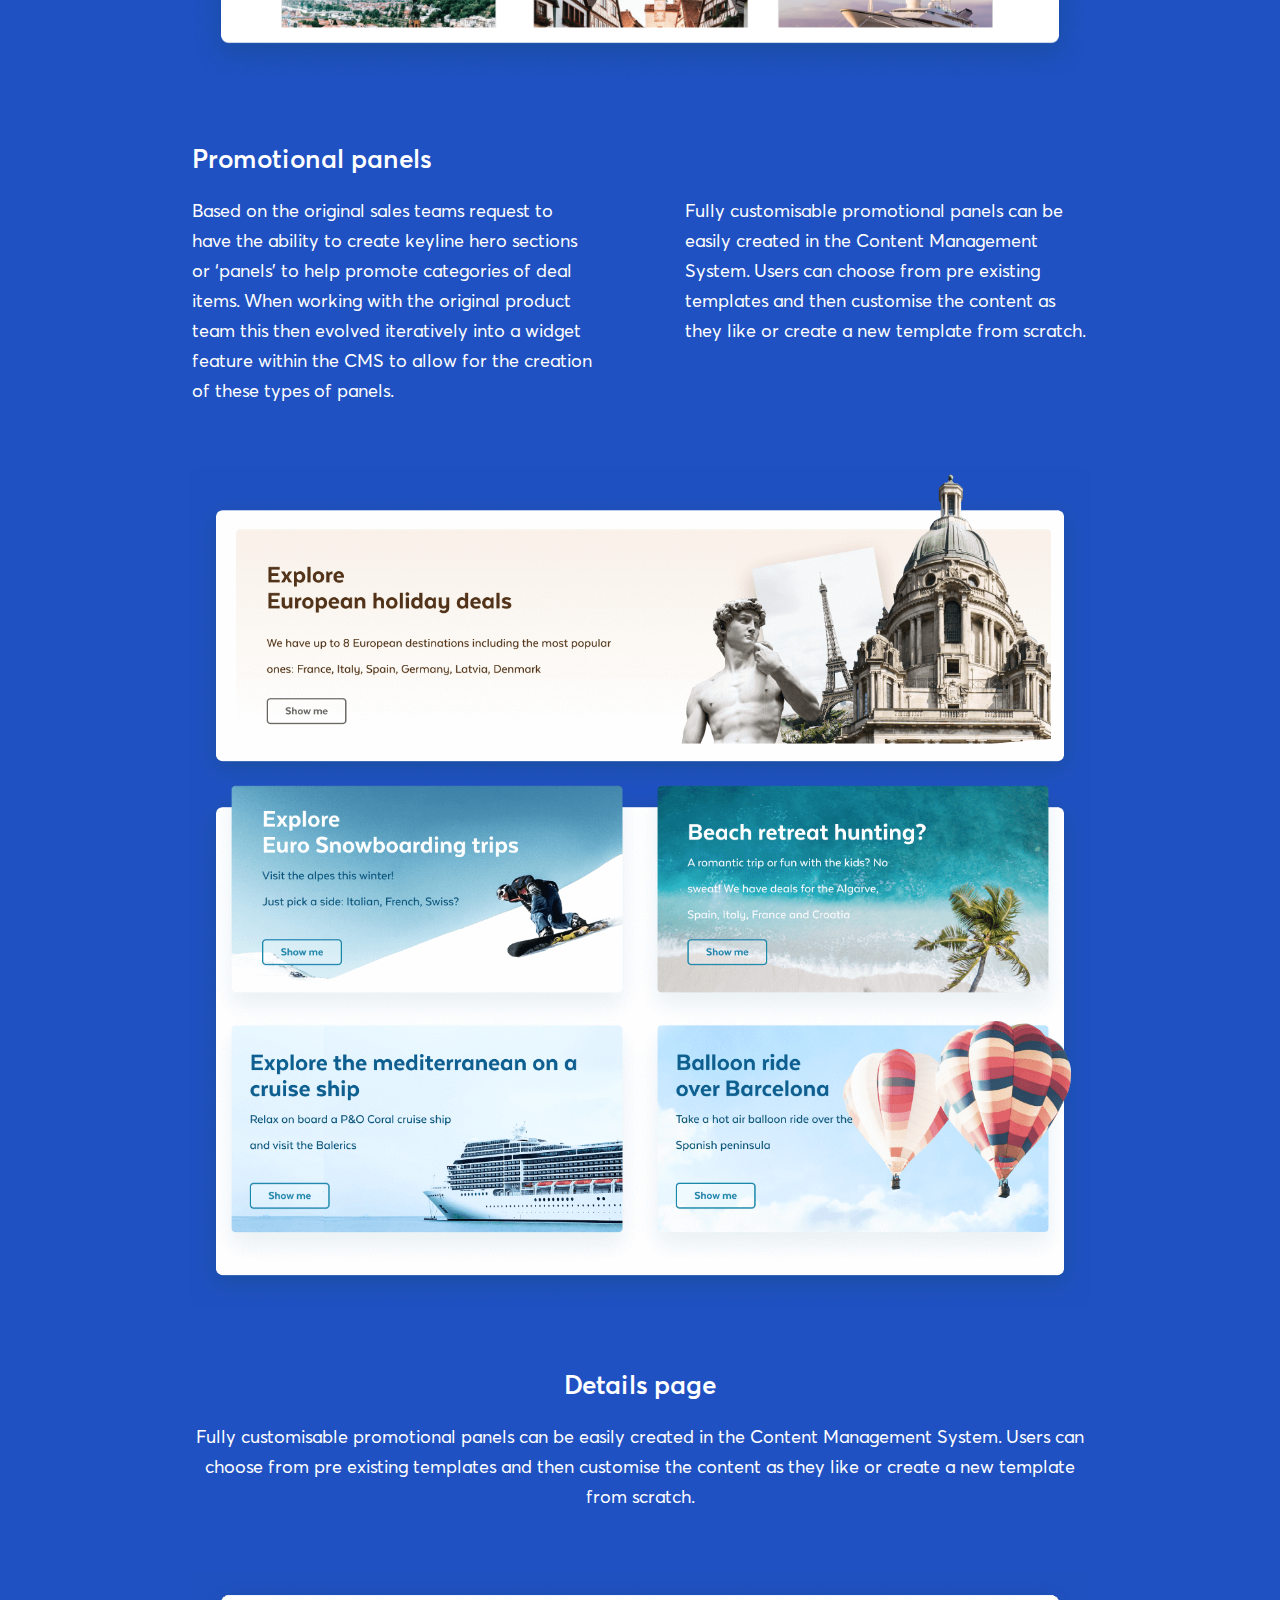
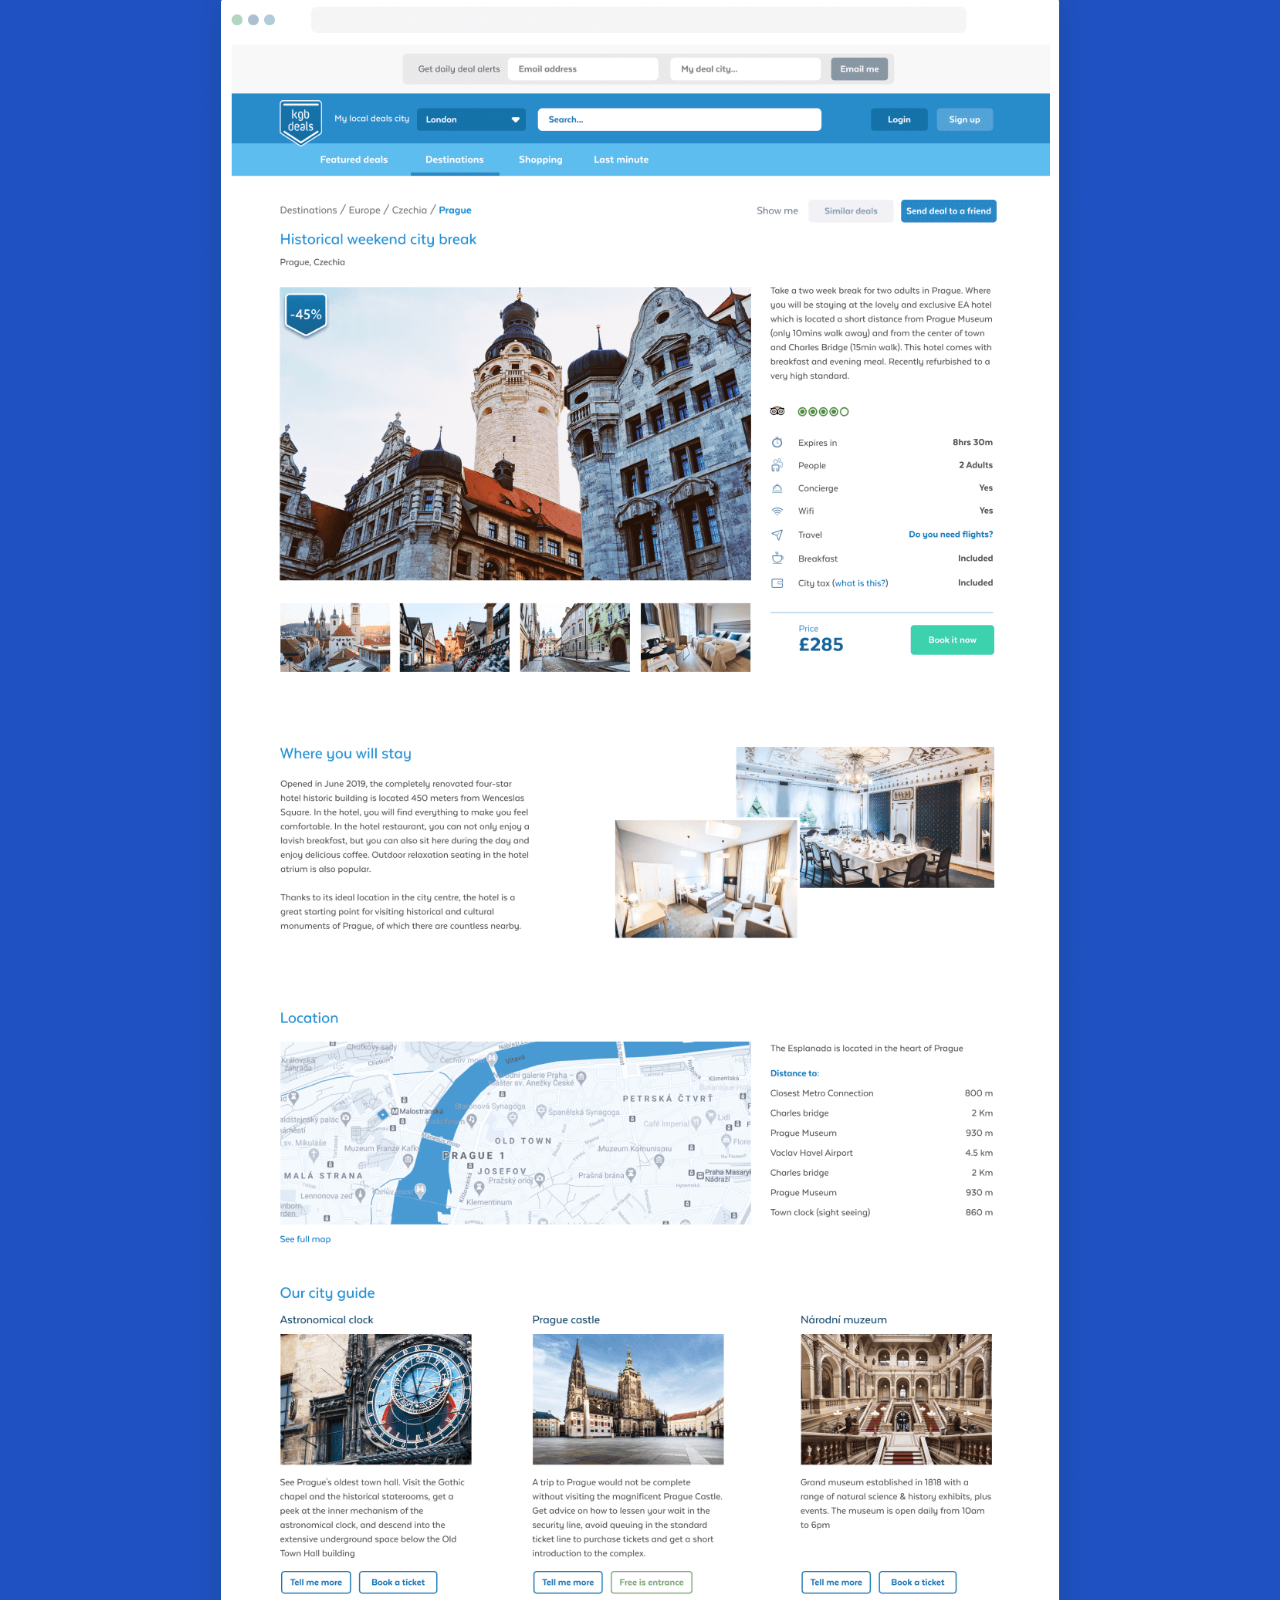
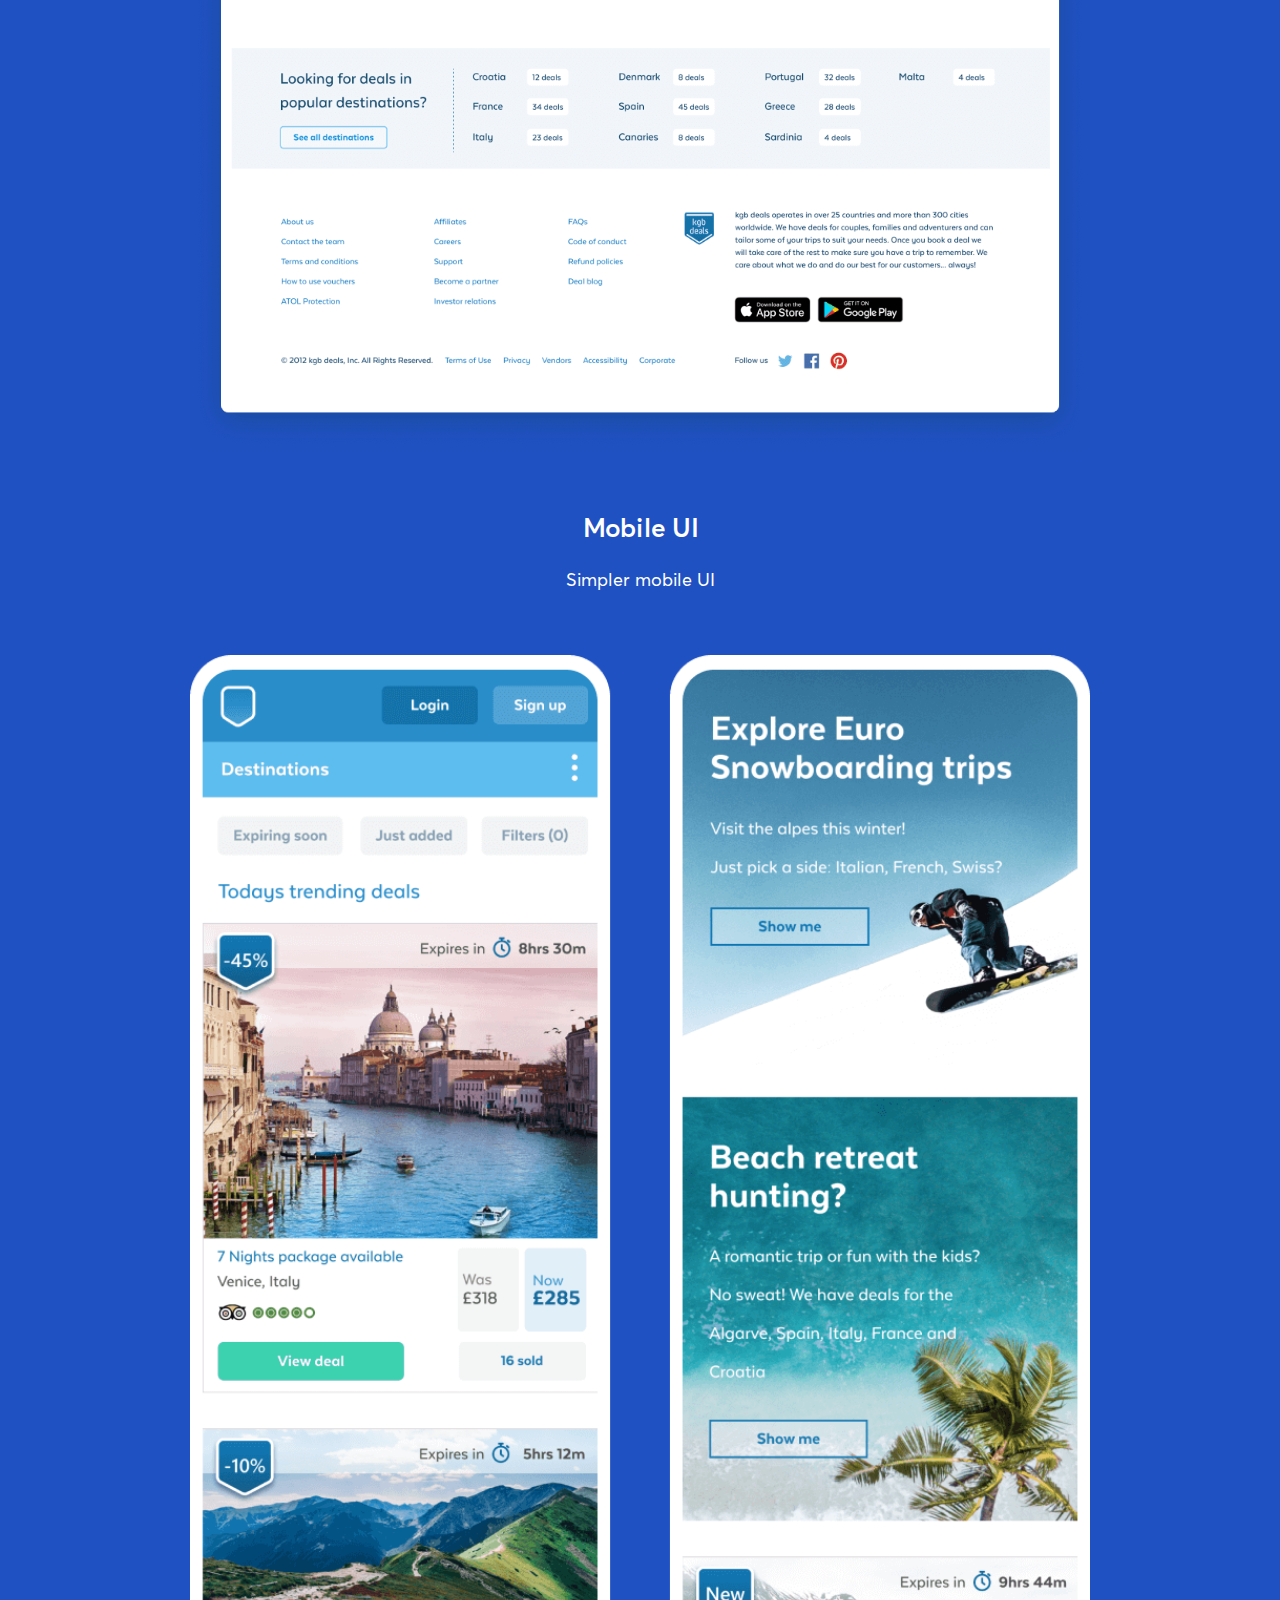
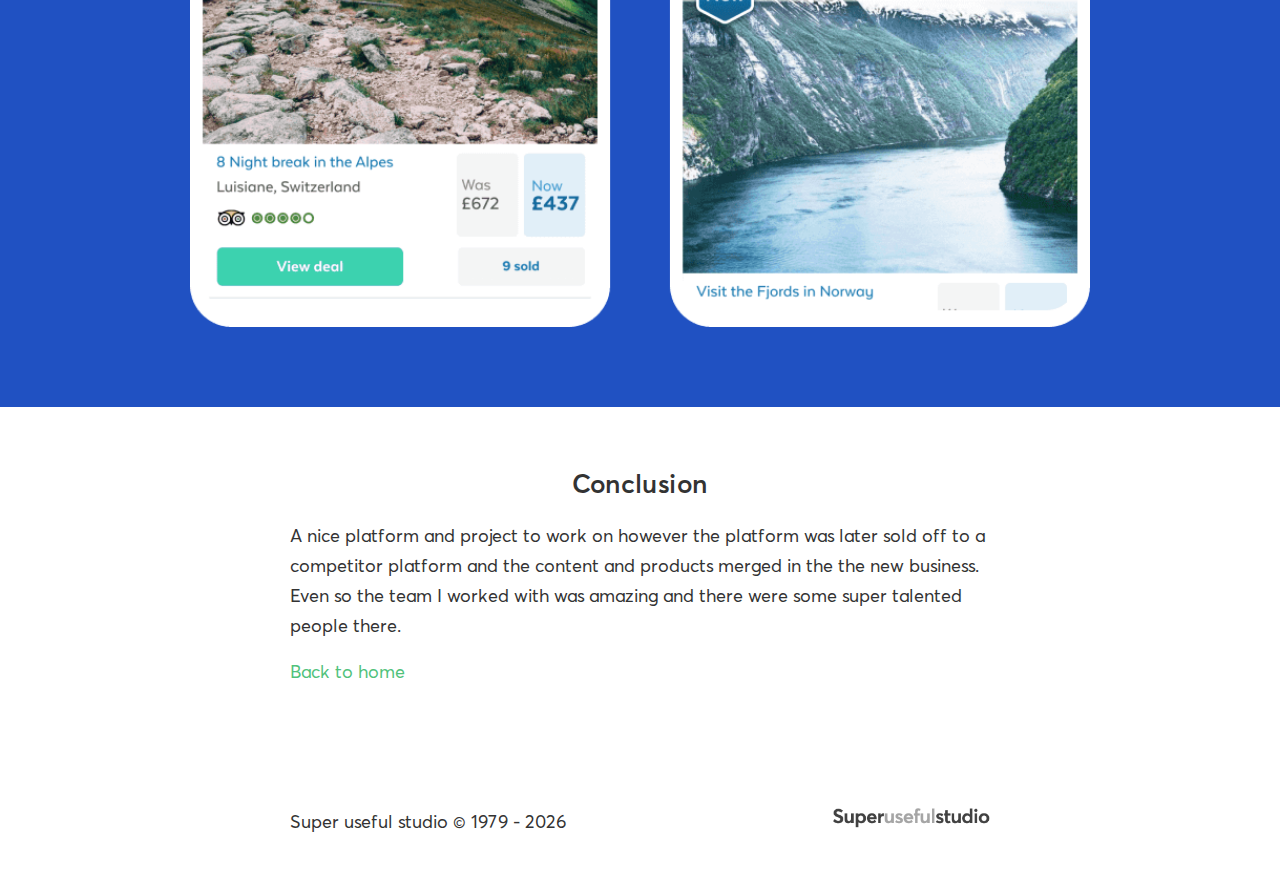
<file: kgbdeals.html>
<!DOCTYPE html>
<html lang="en">
<head>
<title>Super useful studio &#45; Case study &#45; KGB Deals</title>
<link rel="stylesheet" href="/main.8615fc3b.css">
<link href="https://fonts.googleapis.com/css?family=Open+Sans:400,600&display=swap" rel="stylesheet"> 
<meta charset="UTF-8">
<meta http-equiv="Content-Type" content="text/html; charset=utf-8">
<meta name="viewport" content="width=device-width, initial-scale=1.0">
<meta http-equiv="X-UA-Compatible" content="ie=edge">
<meta name="referrer" content="no-referrer-when-downgrade">
<meta name="robots" content="all">
<meta name="keywords" content="Art Director, Designer, Developer, HTML, CSS, Sass, Creative, Coding, Manchester, London, Germany, Frontend Development, Sketch, Figma, Affinity Designer, Photoshop">
<meta name="description" content="Super useful Studio is the portfolio and mini design agency of Peter Ellis. A visual and product designer, developer and general designunicorn">
<meta name="generator" content="SEOmatic">
<link rel="canonical" href="https://superusefulstudio.com.com/">
<link rel="alternate" href="https://superusefulstudio.com/" hreflang="x-default">
<meta name="geo.region" content="Manchester">

<link type="text/plain" rel="author" href="https://superusefulstudio.com/humans.txt">

<!-- Fav Icon -->
<link rel="icon" type="image/png" sizes="32x32" href="/favicon-32x32.ada1ad5e.png">
<link rel="icon" type="image/png" sizes="16x16" href="/favicon-16x16.52b46437.png">
<link rel="apple-touch-icon" sizes="180x180" href="/apple-touch-icon.0e138851.png">

</head>
<body id="kgbdeals">
    


    
    <div class="navbar">
        <div class="navlogo">
            <a href="/index.html"><img src="/Superusefulstudio_ol_2x.b7ef0cc1.png" class="sus_logo"></a>
        </div>
        <nav>
            <ul>
                <li><a href="/index.html" class="link">Work</a></li>
                <li><a href="/about.html" class="link">About</a></li>
                <li><a href="mailto:petermarkellis@gmail.com" class="link">Contact</a></li>
            </ul>
        </nav>
    </div>



    <div class="hero">
        <div class="hero__content">
            <div class="logo">
                <img src="/kgb_logo_white_2x.3d68a153.png">
            </div>
            <div class="title">
                Project case study
            </div>
            <div class="date">
                2012
            </div>
            <div class="skillscovered">
                <span>Platform redesign UI/UX</span>
            </div>
        </div>
    </div>







    <div class="container">


        <div class="projectstats">
            <h3 class="title">Overview</h3>
            <ul>
                <li>
                    <h5>Team</h5>
                    <hr>
                    <p>Product design, 1 info/arch, 3 developers, 2 product managers</p>
                </li>
                <li>
                    <h5>Time</h5>
                    <hr>
                    <p>10 months</p>
                </li>
                <li>
                    <h5>Role</h5>
                    <hr>
                    <p>Product design lead (Contract)</p>
                </li>
                <li>
                    <h5>Website</h5>
                    <hr>
                    <p><a href="https://www.kgb.com" class="link">kgbdeals</a></p>
                </li>
            </ul>
        </div>
        


        <div class="image_container">
            <img src="/KGBDeals-Casestudy-Hero-Dashboard_2x.eb6680ea.png" alt="">
        </div>



        <div class="section">
            <h3 class="title">Context</h3>
            <p>KGB Deals was one of the biggest daily deal sites around, providing offers and discounts for almost anything since 2010. They&apos;re owned by the New York-based KGB.
            They offer local deals in cities all across the UK, including London, Edinburgh, Manchester, Liverpool, Cardiff, and Belfast, meaning that wherever you are you should be able to track down a KGB deal nearby. They also have specific sections for travel deals and shopping deals, so it’s even easier to find the offers that you’re looking for.
            </p>
        </div>

        <div class="section">
            <h3 class="title">My role</h3>
            <p>I was brought on board to help with the website redesign and rebuild. Part of the new product strategy was to also incorporate ecommerce capabilities into the new version of the platform. A relatively straight forward project that I enjoyed working on including the team that I also worked with.</p>
        </div>


        <div class="section">
            <h3 class="title">Project rationale</h3>
            <p>The following product opportunities and limitations where identified by the product team:
                
                <div class="signpost">
                    <div class="listcontainer">
                        <ol class="simplelist ">
                            <li>
                                <span>Around <strong>30% of users</strong> would purchase another deal or offer during the same session or within a 48 hour period</span>
                            </li>
                            <li>
                                <span>Supplier/vendor feedback identified that there experience for users was broken as the user had to chase the vendor post purchasing an offer in order to book in a date to take the trip.</span>
                            </li>
                            <li>
                                <span><strong>75% of users are female.</strong> Focus groups informed us that the existing platform <strong>feels too masculine</strong>. However we need to retain the brand look and feel but give it a softer experience.</span>
                            </li>
                        </ol> 
                    </div>  
                </div>    
            </p>
                
        </div>




        <div class="section">
            <h3 class="title">The challenges</h3>
            <p>An ambitious set of challenges and tasks lay ahead of the team to deliver a completely new platform. Our challenges covered:
            </p>
                <div class="signpost">
                    <div class="listcontainer">
                        <ol class="simplelist">
                            <li>
                                <span>Update the visual look and feel of the platform</span>
                            </li>
                            <li>
                                <span>Design for a responsive mobile and web experience</span>
                            </li>
                            <li>
                                <span>Add e-commerce based functionality so we can take payments and users can buy multiple deals.</span>
                            </li>
                            <li>
                                <span>Build out new holidays area and allow users to select and book available date for chosen holiday/hotel or destination.</span>
                            </li>
                        </ol> 
                    </div>  
                </div>    
        </div>

        

        <div class="section">
            <h3 class="title">Existing UI</h3>
            <p>A rather dated website design and format as I am sure you will agree. The orange was added by the marketing team as they believed that the bright bold colour would have more of an impact to users. The brand and marketing team wanted to retain the blue colour theme as this was baked into the core branding and communications languages. As a team we did however have <strong>carte blance</strong> to redesign everything else. We also won the argument to change the font stack to something better.
            </p>
            <figure>
                <img src="/kgbdeals-original-ui-1_2x.24a2e0a0.png" alt="">
                <figcaption>(Above) Original website design</figcaption>
            </figure>
        </div>




    </div><!-- end container-->



    <div class="ui_presentaton_panel">

        <div class="section_2col">

            <div class="section section_1col">
                <h3 class="title">Desktop destinations landing page</h3>
                <p>A new simpler destinations landing page was designed increase deal impact visually. The layout allows the page to be setup as a 1x1 (hero deal) a 2x1 or 3x1 deal stacks. All of which collapse down gracefully into tablet and mobile viewports. 
                </p>
            </div>

            <div class="section section_1col">
                <img src="/kgbdeals-redesign-structure-layoutwire.38d25e04.png">
            </div>

        </div>

        <div class="ui_container">
            <img src="/kgbdeals-redesign-destinations-landingpage_1x.a30b0273.png">
        </div>



        <div class="section_2col">

            <div class="section section_1col">
                <h3 class="title">Dynamic deals driven menu</h3>
                <p>Dynamic menu drop down allows for the updating of deal content which is driven through daily sales data for deals and offers. The sales team or user can over ride this of course and promote specific deals that a client has paid a premium for.
                </p>
            </div>

            <div class="section section_1col">
                <img src="/kgbdeals-menu-datagraphic.44f6570b.png">
            </div>

        </div>

        <div class="ui_container">
            <img src="/kgbdeals-redesign-destinations-landingpage-menu.1f7582dc.png">
        </div>


        <div class="section_2col">

            <div class="section section_1col">
                <h3 class="title">Promotional panels</h3>
                <p>Based on the original sales teams request to have the ability to create keyline hero sections or ‘panels’ to help promote categories of deal items. When working with the original product team this then evolved iteratively into a widget feature within the CMS to allow for the creation of these types of panels.
                </p>
            </div>

            <div class="section section_1col">
                <h3 class="title">&nbsp;</h3>
                <p>Fully customisable promotional panels can be easily created in the Content Management System. Users can choose from pre existing templates and then customise the content as they like or create a new template from scratch.</p>
            </div>

        </div>

        <div class="ui_container">
            <img src="/kgbdeals-promotionspaneling.84e30cec.png">
        </div>


    

        <div class="section">
            <h3 class="title">Details page</h3>
            <p>Fully customisable promotional panels can be easily created in the Content Management System. Users can choose from pre existing templates and then customise the content as they like or create a new template from scratch.</p>
        </div>

     

        <div class="ui_container">
            <img src="/kgbdeals_destinations_detailpage.3c4d4149.png">
        </div>


        <div class="section">
            <h3 class="title">Mobile UI</h3>
            <p>Simpler mobile UI</p>
        </div>

     

        <div class="ui_container">
            
            <img src="/kgbdeals-mobile-destinationsdual.a3f1d69e.png">
            
        </div>

        
    </div><!-- end ui_presentaton_panel -->


    <div class="container">

        <div class="section">
            <h3 class="title">Conclusion</h3>
            <p>A nice platform and project to work on however the platform was later sold off to a competitor platform and the content and products merged in the the new business. Even so the team I worked with was amazing and there were some super talented people there. 
            </p>
            <a href="/index.html" class="link">Back to home</a>
        </div>

    </div>

    <footer>
    <div class="content">
        <div class="copyright">
            <p>Super useful studio &copy; 1979 &#045; <script>document.write(new Date().getFullYear());</script></p>
        </div>
        
        <a href="/index.html" class="link"><img src="/Superusefulstudio_ol_1x.6822682f.png"></a>
        
    </div>
</footer>

</body>
</html>
</file>
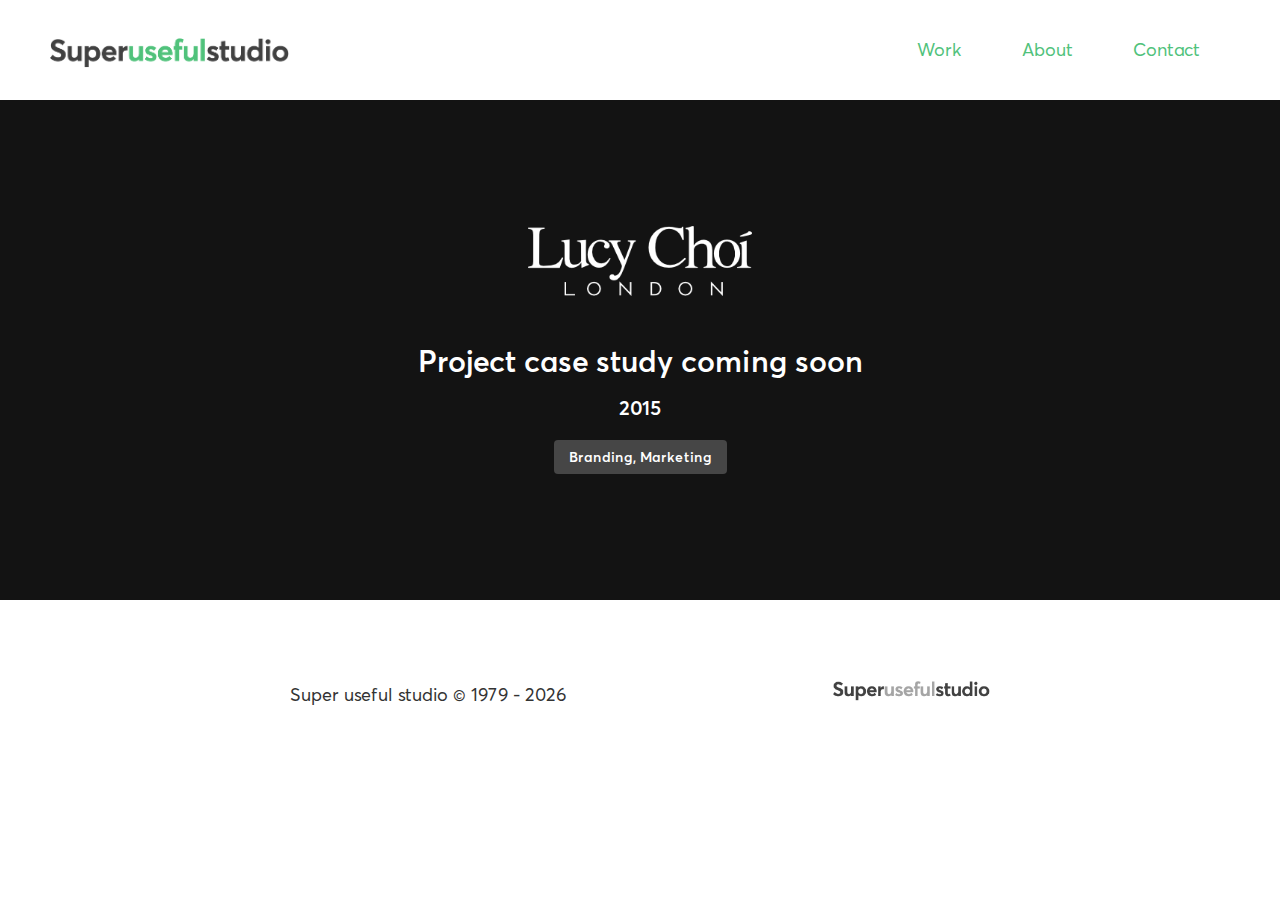
<file: lucy-choi.html>
<!DOCTYPE html>
<html lang="en">
<head>
<title>Super useful studio &#45; Case study &#45; Lucy Choi London</title>
<link rel="stylesheet" href="/main.8615fc3b.css">
<link href="https://fonts.googleapis.com/css?family=Open+Sans:400,600&display=swap" rel="stylesheet"> 
<meta charset="UTF-8">
<meta http-equiv="Content-Type" content="text/html; charset=utf-8">
<meta name="viewport" content="width=device-width, initial-scale=1.0">
<meta http-equiv="X-UA-Compatible" content="ie=edge">
<meta name="referrer" content="no-referrer-when-downgrade">
<meta name="robots" content="all">
<meta name="keywords" content="Art Director, Designer, Developer, HTML, CSS, Sass, Creative, Coding, Manchester, London, Germany, Frontend Development, Sketch, Figma, Affinity Designer, Photoshop">
<meta name="description" content="Super useful Studio is the portfolio and mini design agency of Peter Ellis. A visual and product designer, developer and general designunicorn">
<meta name="generator" content="SEOmatic">
<link rel="canonical" href="https://superusefulstudio.com.com/">
<link rel="alternate" href="https://superusefulstudio.com/" hreflang="x-default">
<meta name="geo.region" content="Manchester">

<link type="text/plain" rel="author" href="https://superusefulstudio.com/humans.txt">

<!-- Fav Icon -->
<link rel="icon" type="image/png" sizes="32x32" href="/favicon-32x32.ada1ad5e.png">
<link rel="icon" type="image/png" sizes="16x16" href="/favicon-16x16.52b46437.png">
<link rel="apple-touch-icon" sizes="180x180" href="/apple-touch-icon.0e138851.png">

</head>
<body id="lucychoi">


    
    <div class="navbar">
        <div class="navlogo">
            <a href="/index.html"><img src="/Superusefulstudio_ol_2x.b7ef0cc1.png" class="sus_logo"></a>
        </div>
        <nav>
            <ul>
                <li><a href="/index.html" class="link">Work</a></li>
                <li><a href="/about.html" class="link">About</a></li>
                <li><a href="mailto:petermarkellis@gmail.com" class="link">Contact</a></li>
            </ul>
        </nav>
    </div>


    <div class="hero">
        

        <div class="hero__content">

            <div class="logo">
                <img src="/LucyChoiLondon_WhiteLogo.7de721e2.png">
            </div>

            <div class="title">
                Project case study coming soon
            </div>

            <div class="date">
                2015
            </div>

            <div class="skillscovered">
                <span>Branding, Marketing</span>
            </div>

        </div>


    </div>


    <footer>
    <div class="content">
        <div class="copyright">
            <p>Super useful studio &copy; 1979 &#045; <script>document.write(new Date().getFullYear());</script></p>
        </div>
        
        <a href="/index.html" class="link"><img src="/Superusefulstudio_ol_1x.6822682f.png"></a>
        
    </div>
</footer>

</body>
</html>
</file>
<file: main.8615fc3b.css>
* {
  margin: 0;
  padding: 0;
}

ul, ol {
  list-style: none;
  margin: 0;
  padding: 0;
}

@font-face {
  font-family: "Averta-Regular";
  src: url("/Averta-Regular.3bcf914f.eot");
  src: url("/Averta-Regular.3bcf914f.eot?#iefix") format("embedded-opentype"), url("/Averta-Regular.342a09c4.svg#Averta-Regular") format("svg"), url("/Averta-Regular.d76493dd.ttf") format("truetype"), url("/Averta-Regular.d544669b.woff") format("woff"), url("/Averta-Regular.d9625003.woff2") format("woff2");
  font-weight: normal;
  font-style: normal;
  -webkit-font-smoothing: antialiased;
  -moz-osx-font-smoothing: grayscale;
  text-rendering: optimizeLegibility;
}
@font-face {
  font-family: "Averta-Semibold";
  src: url("/Averta-Semibold.9f3e0aef.eot");
  src: url("/Averta-Semibold.9f3e0aef.eot?#iefix") format("embedded-opentype"), url("/Averta-Semibold.85584fa2.svg#Averta-Regular") format("svg"), url("/Averta-Semibold.fbac1c05.ttf") format("truetype"), url("/Averta-Semibold.a8e0b416.woff") format("woff"), url("/Averta-Semibold.e59c5fcc.woff2") format("woff2");
  font-weight: normal;
  font-style: normal;
  -webkit-font-smoothing: antialiased;
  -moz-osx-font-smoothing: grayscale;
  text-rendering: optimizeLegibility;
}
@font-face {
  font-family: "Averta-Bold";
  src: url("/Averta-Bold.94c2f461.eot");
  src: url("/Averta-Bold.94c2f461.eot?#iefix") format("embedded-opentype"), url("/Averta-Bold.d97ecc22.svg#Averta-Bold") format("svg"), url("/Averta-Bold.605dba70.ttf") format("truetype"), url("/Averta-Bold.0e1f21aa.woff") format("woff"), url("/Averta-Bold.cccd57b7.woff2") format("woff2");
  font-weight: normal;
  font-style: normal;
  -webkit-font-smoothing: antialiased;
  -moz-osx-font-smoothing: grayscale;
  text-rendering: optimizeLegibility;
}
html {
  -webkit-font-smoothing: subpixel-antialiased;
  -webkit-text-stroke: 1px transparent;
  text-rendering: optimizeLegibility;
}

h1, h2, h3, h4, h5, h6, p {
  margin: 0;
  padding: 0;
}

h1, h2, h3, h4, h5, h6 {
  display: block;
  font-family: "Averta-Semibold";
  font-weight: 500;
  font-style: normal;
  font-size: 1rem;
  margin: 0;
  padding: 0;
  text-align: left;
  -webkit-font-smoothing: subpixel-antialiased;
  -webkit-text-stroke: 1px transparent;
}

h1 {
  font-size: 4rem;
  line-height: 4.8rem;
}

h2 {
  font-size: 3.4rem;
  line-height: 4rem;
}

h3 {
  font-size: 2.6rem;
  line-height: 3.4rem;
}

h4 {
  font-size: 2rem;
}

h5 {
  font-size: 1.8rem;
}

h6 {
  font-size: 1.6rem;
}

ol {
  margin-left: 10px;
  padding: 0;
}

p, a, li, details {
  font-family: "Averta-Regular";
  font-weight: normal;
  font-style: normal;
  font-size: 1.8rem;
  line-height: 3rem;
  -webkit-font-smoothing: subpixel-antialiased;
  -webkit-text-stroke: 1px transparent;
}

p {
  margin-bottom: 1.6rem;
}

figcaption {
  display: block;
  text-align: center;
  font-size: 1.4rem;
  line-height: 2.4rem;
  background-color: #e6ecfb;
  border-radius: 4px;
  color: #122c6a;
  padding: 5px;
  margin-top: 30px;
}

br {
  display: block;
  margin-bottom: 20px;
}

strong {
  font-family: "Averta-Semibold";
}

::-moz-selection {
  /* Code for Firefox */
  color: white;
  background: #50C27B;
}

::selection {
  color: white;
  background: #50C27B;
}

.highlight {
  color: #50C27B;
}

.signpost_highlight {
  display: inline-block;
  background-color: #2051C2;
  padding: 0 6px;
  color: white;
  border-radius: 4px;
}

.link {
  position: relative;
  color: #50C27B;
  text-decoration: none;
}

.link:hover {
  color: #50C27B;
}

.link:hover:before {
  visibility: visible;
  -webkit-transform: scaleX(1);
  transform: scaleX(1);
}

.link:before {
  content: "";
  position: absolute;
  width: 100%;
  height: 4px;
  bottom: -4px;
  left: 0;
  background-color: #50C27B;
  visibility: hidden;
  -webkit-transform: scaleX(0);
  transform: scaleX(0);
  -webkit-transition: all 0.2s ease-in-out 0s;
  transition: all 0.2s ease-in-out 0s;
}

html, body {
  margin: 0;
  padding: 0;
}

html {
  background: #fff;
  color: #333;
  font-family: "Open Sans", sans-serif;
  line-height: 24px;
  scroll-behavior: smooth;
  font-size: 62.5%;
}

body {
  border: 0;
  box-sizing: border-box;
  background-color: white;
  box-sizing: border-box;
  width: 100vw;
}

.navbar {
  height: 100px;
  margin-left: 50px;
  margin-right: 50px;
  display: flex;
  justify-content: space-between;
  align-items: center;
  flex-direction: row;
}
.navbar .navlogo {
  display: flex;
  align-items: center;
  justify-content: center;
  flex-direction: column;
  height: 100px;
}
.navbar .navlogo a {
  display: block;
  margin: 0;
  padding: 0;
}
.navbar .navlogo .sus_logo {
  display: block;
  height: 30px;
  padding-top: 5px;
}
.navbar nav ul {
  display: flex;
  flex-direction: row;
  align-content: flex-start;
  list-style-type: none;
  list-style: none;
}
.navbar nav ul li {
  padding: 0 30px;
}

#concrete .hero {
  background-image: url("/concrete-girl-hero.098b547d.png");
  background-repeat: no-repeat;
  background-size: contain;
  background-position: left bottom;
}
#concrete .hero .hero__content .skillscovered {
  background-color: #2051C2;
}

#kgbdeals .hero {
  background-color: #2051C2;
}
#kgbdeals .hero .hero__content .logo img {
  height: 70px;
}
#kgbdeals .hero .hero__content .title {
  color: white;
}
#kgbdeals .hero .hero__content .skillscovered {
  background-color: white;
}
#kgbdeals .hero .hero__content .skillscovered span {
  color: #2051C2;
}

#lucychoi .hero {
  background-color: #131313;
}
#lucychoi .hero .hero__content .logo img {
  height: 70px;
}
#lucychoi .hero .hero__content .title {
  color: white;
}
#lucychoi .hero .hero__content .date {
  color: white;
}
#lucychoi .hero .hero__content .skillscovered {
  background-color: #464646;
}
#lucychoi .hero .hero__content .skillscovered span {
  color: white;
}

#dispo .hero {
  background-color: #fafafa;
}
#dispo .hero .hero__content .logo img {
  height: 50px;
}
#dispo .hero .hero__content .title {
  color: #333;
}
#dispo .hero .hero__content .date {
  color: #999999;
}
#dispo .hero .hero__content .skillscovered {
  background-color: #2051C2;
}
#dispo .hero .hero__content .skillscovered span {
  color: white;
}

#money .hero {
  background-color: #fafafa;
}
#money .hero .hero__content .logo img {
  height: 120px;
}
#money .hero .hero__content .title {
  color: #333;
}
#money .hero .hero__content .date {
  color: #999999;
}
#money .hero .hero__content .skillscovered {
  background-color: #2051C2;
}
#money .hero .hero__content .skillscovered span {
  color: white;
}

#bupa .hero {
  background: linear-gradient(197.58deg, #1658ad 11.49%, #286dc7 100.62%);
}
#bupa .hero .hero__content .logo img {
  height: 120px;
}
#bupa .hero .hero__content .title {
  color: white;
}
#bupa .hero .hero__content .date {
  color: #999999;
}
#bupa .hero .hero__content .skillscovered {
  background-color: white;
}
#bupa .hero .hero__content .skillscovered span {
  color: #2051C2;
}

.hero {
  height: 40vh;
  min-height: 500px;
  max-height: 500px;
  width: 100vw;
  background-color: #f8f8f8;
  margin-bottom: 80px;
  overflow: hidden;
  position: relative;
  display: flex;
  align-items: center;
  justify-content: center;
}
.hero img {
  height: 100%;
  display: inline-block;
}
.hero .hero__content {
  z-index: 1;
  width: 80%;
  max-width: 1000px;
  display: flex;
  align-items: center;
  flex-direction: column;
  justify-content: center;
}
.hero .hero__content .logo {
  margin-bottom: 50px;
}
.hero .hero__content .logo img {
  height: 30px;
  display: block;
}
.hero .hero__content .title {
  font-family: "Averta-Semibold";
  font-size: 3rem;
  margin-bottom: 20px;
  text-align: center;
  line-height: 3rem;
}
.hero .hero__content .date {
  font-family: "Averta-Semibold";
  font-size: 2rem;
  color: #A9B2C6;
  margin-bottom: 20px;
}
.hero .hero__content .skillscovered {
  display: inline-block;
  background-color: #2051C2;
  border-radius: 4px;
}
.hero .hero__content .skillscovered span {
  display: block;
  font-family: "Averta-Semibold";
  font-size: 1.4rem;
  color: white;
  padding: 5px 15px;
}

.container {
  display: flex;
  justify-content: center;
  align-items: center;
  width: 80%;
  max-width: 1000px;
  margin: 0 auto;
  flex-direction: column;
  /*When you want a list or some content to be highlighted*/
}
.container .projectstats {
  display: block;
  width: 100%;
  margin-bottom: 80px;
}
.container .projectstats .title {
  text-align: center;
  width: 100%;
  margin-bottom: 30px;
}
.container .projectstats ul {
  display: flex;
  flex-direction: row;
  align-items: flex-start;
  justify-content: space-evenly;
  width: 100%;
  margin: 0;
  padding: 0;
}
.container .projectstats ul li {
  display: flex;
  list-style: none;
  width: 24%;
  height: auto;
  align-content: center;
  justify-content: center;
  flex-direction: column;
}
.container .projectstats ul li h5 {
  display: block;
  text-align: center;
  margin-bottom: 15px;
  position: relative;
  width: 100%;
}
.container .projectstats ul li hr {
  display: block;
  width: 30%;
  color: #ececec;
  align-self: center;
}
.container .projectstats ul li p {
  display: block;
  margin-top: 20px;
  text-align: center;
  width: 100%;
}
.container .section {
  display: flex;
  flex-direction: row;
  width: 80%;
  max-width: 700px;
  margin-bottom: 80px;
  flex-wrap: wrap;
}
.container .section .title {
  display: block;
  width: 100%;
  margin-bottom: 20px;
  text-align: center;
}
.container .section figure {
  display: flex;
  flex-direction: column;
  align-items: center;
  width: 100%;
  height: auto;
  margin: 10px 0 30px;
}
.container .section figure img {
  margin-top: 40px;
  display: block;
  width: 100%;
  height: 100%;
  margin: 0 auto;
  object-fit: cover;
}
.container .section figure figcaption {
  margin-top: 30px;
  margin-bottom: 30px;
}
.container .section details {
  display: block;
  width: 100%;
  text-align: center;
}
.container .listcontainer .simplelist {
  display: flex;
  flex-direction: column;
  align-self: flex-start;
  width: 100%;
}
.container .listcontainer .simplelist li {
  margin: 0;
  padding: 0;
  padding-bottom: 20px;
}
.container .listcontainer .simplelist li span {
  display: block;
  width: 100%;
}
.container .listcontainer .simplelist li:last-child {
  padding-bottom: 0;
}
.container .listcontainer .numbers {
  list-style-type: decimal;
}
.container .signpost {
  background-color: #2051C2;
  width: 100%;
  border-radius: 4px;
  margin-top: 30px;
}
.container .signpost .listcontainer {
  padding: 30px;
}
.container .signpost * {
  color: white;
}
.container .image_container {
  margin-bottom: 80px;
  max-width: 900px;
}
.container .image_container img {
  display: block;
  width: 100%;
  height: auto;
}

.singlecol_content {
  width: 100vw;
  display: flex;
  background-color: #fefefe;
  background: linear-gradient(200.2deg, #F4F4F4 13.03%, #F9F9F9 100%);
  align-items: center;
  justify-content: center;
  border-left: 40px solid white;
  border-right: 40px solid white;
  border-bottom: 40px solid white;
  box-sizing: border-box;
  flex-direction: column;
}
.singlecol_content h1, .singlecol_content h2, .singlecol_content h3 {
  margin-bottom: 40px;
}
.singlecol_content .content {
  width: 75%;
  max-width: 700px;
  margin: 50px 0 50px;
}
.singlecol_content .content .workexperience {
  display: flex;
  align-items: center;
  flex-direction: column;
  width: 100%;
}
.singlecol_content .content .workexperience .wexp_entry {
  display: flex;
  flex-direction: row;
  align-items: flex-start;
  width: 100%;
  margin-bottom: 40px;
}
.singlecol_content .content .workexperience .wexp_entry .wexp_whenwhere {
  width: 30%;
  min-width: 200px;
  margin-right: 50px;
}
.singlecol_content .content .workexperience .wexp_entry .wexp_whenwhere .date {
  color: gray;
}
.singlecol_content .content .workexperience .wexp_entry .wexp_jobtitle {
  width: 70%;
  display: flex;
  align-items: flex-start;
  flex-direction: column;
}
.singlecol_content .content .workexperience .wexp_entry .wexp_jobtitle .jobtitle {
  margin-bottom: 0px;
}
.singlecol_content .content .workexperience .wexp_entry .wexp_jobtitle a {
  display: inline-block;
  width: auto;
  clear: left;
}
.singlecol_content ul {
  margin: 30px 0 30px;
  padding: 30px;
  background-color: white;
}
.singlecol_content ul li {
  margin-bottom: 12px;
  color: #335e43;
}
.singlecol_content ul li:last-child {
  margin-bottom: 0;
}

.homehero {
  background: linear-gradient(199.66deg, #50C27B 0%, #379B5D 100%);
}
.homehero .content {
  padding: 80px 0 80px;
}
.homehero .content .title, .homehero .content p, .homehero .content h4 {
  color: white;
}
.homehero .content p a {
  color: white;
  text-decoration: none;
}

.ui_presentaton_panel {
  background-color: #2051C2;
  display: flex;
  flex-direction: column;
  align-items: center;
  padding-top: 80px;
  padding-bottom: 20px;
  margin-bottom: 60px;
  flex-wrap: wrap;
  align-items: center;
}
.ui_presentaton_panel .ui_container {
  width: 90%;
  max-width: 900px;
  display: flex;
  flex-direction: column;
  align-items: center;
  justify-content: center;
  flex-wrap: wrap;
}
.ui_presentaton_panel .ui_container img {
  display: block;
  margin: 30px auto 60px;
  width: 100%;
  height: auto;
  border-radius: 8px;
}
.ui_presentaton_panel .ui_container .section {
  display: flex;
  justify-self: center;
}
.ui_presentaton_panel .section_2col {
  display: flex;
  flex-direction: row;
  width: 70%;
  max-width: 900px;
  flex-wrap: wrap;
  justify-content: space-between;
  align-items: flex-start;
}
.ui_presentaton_panel .section_2col .section_1col {
  width: 45%;
}
.ui_presentaton_panel .section_2col .section_1col .title {
  text-align: left;
}
.ui_presentaton_panel .section_2col .section_1col p {
  text-align: left;
}
.ui_presentaton_panel .section {
  display: flex;
  flex-direction: row;
  width: 90%;
  max-width: 900px;
  flex-wrap: wrap;
  margin-bottom: 30px;
}
.ui_presentaton_panel .section .title {
  display: block;
  width: 100%;
  margin-bottom: 20px;
  text-align: center;
  color: white;
}
.ui_presentaton_panel .section p {
  display: block;
  margin: 0;
  padding: 0;
  width: 100%;
  color: white;
  text-align: center;
}
.ui_presentaton_panel .section img {
  width: 100%;
  height: auto;
}

footer {
  display: flex;
  justify-content: center;
  margin-top: 40px;
  margin-bottom: 40px;
}
footer .content {
  width: 100%;
  max-width: 700px;
  display: flex;
  flex-direction: row;
  align-items: flex-start;
  justify-content: space-between;
}
footer .content a img {
  display: inline-block;
  width: auto;
  height: 20px;
  filter: grayscale(100%);
}
footer .content a:hover img {
  filter: grayscale(0%);
}

.casestudies_container {
  display: flex;
  align-items: center;
  justify-content: center;
  flex-direction: column;
}
.casestudies_container .casestudies {
  width: 80%;
  max-width: 900px;
  margin-top: 40px;
  display: grid;
  grid-template-columns: 1fr 1fr;
  grid-row: 200px 200px;
  column-gap: 20px;
  grid-row-gap: 20px;
  width: 100%;
  align-content: center;
  align-items: center;
  justify-content: center;
}
.casestudies_container .casestudies .casestudy {
  background-color: #333;
  border-radius: 1px;
  display: flex;
  flex-direction: column;
  align-items: center;
  justify-content: center;
  height: 400px;
  overflow: hidden;
  text-decoration: none;
}
.casestudies_container .casestudies .casestudy .logo {
  display: flex;
  flex-direction: column;
  align-self: center;
  align-content: center;
  justify-content: center;
  max-height: 100px;
  min-height: 100px;
  height: 100px;
}
.casestudies_container .casestudies .casestudy .logo img {
  display: block;
  margin: 0 auto;
  width: 180px;
  height: auto;
}
.casestudies_container .casestudies .casestudy p {
  text-decoration: none;
  text-align: center;
  margin-top: 20px;
}
.casestudies_container .casestudies .money {
  background-color: #f9f9f9;
}
.casestudies_container .casestudies .money p {
  color: #333;
}
.casestudies_container .casestudies .concrete {
  background-color: #454D5F;
}
.casestudies_container .casestudies .concrete p {
  color: #fff;
}
.casestudies_container .casestudies .kgbdeals {
  background-color: #2051C2;
}
.casestudies_container .casestudies .kgbdeals p {
  color: #fff;
}
.casestudies_container .casestudies .lucychoi {
  background-color: #131313;
}
.casestudies_container .casestudies .lucychoi p {
  color: white;
}
.casestudies_container .casestudies .bupa {
  background: linear-gradient(197.58deg, #3471C1 11.49%, #4987D7 100.62%);
}
.casestudies_container .casestudies .bupa p {
  color: #fff;
}
.casestudies_container .casestudies .dispo {
  background: #fafafa;
}
.casestudies_container .casestudies .dispo p {
  color: #333;
}

@media screen and (max-width: 800px) {
  .casestudies_container .casestudies {
    width: 95%;
    grid-template-columns: 1fr;
    grid-row: 200px;
    column-gap: 0px;
    grid-row-gap: 0px;
  }
  .casestudies_container .casestudies .casestudy {
    padding: 20px;
    height: 300px;
  }

  .navbar {
    margin-left: 20px;
    margin-right: 20px;
    flex-direction: column;
    margin-bottom: 20px;
  }

  .singlecol_content {
    border-left: 20px solid white;
    border-right: 20px solid white;
  }
  .singlecol_content .content {
    width: 90%;
  }
  .singlecol_content .content .workexperience .wexp_entry {
    flex-direction: column;
  }
  .singlecol_content .content .workexperience .wexp_entry .wexp_whenwhere {
    width: 100%;
    margin-right: 0px;
  }
  .singlecol_content .content .workexperience .wexp_entry .wexp_jobtitle {
    width: 100%;
  }
  .singlecol_content ul {
    margin: 30px 0 30px;
    padding: 20px;
  }

  .hero {
    height: 50vh;
    max-height: 400px;
    width: 100vw;
    background-color: #f8f8f8;
    margin-bottom: 80px;
    overflow: hidden;
    position: relative;
  }
  .hero .hero_image {
    display: none;
  }
  .hero .hero__content {
    top: 20%;
    left: 10%;
  }

  .container {
    width: 90%;
  }
  .container .section {
    flex-direction: column;
    width: 100%;
  }
  .container .section .title {
    margin-right: 0px;
    margin-bottom: 30px;
    text-align: center;
  }
  .container .projectstats ul {
    display: flex;
    flex-direction: column;
    align-items: flex-start;
    justify-content: center;
  }
  .container .projectstats ul li {
    width: 100%;
    margin-bottom: 30px;
  }
  .container .projectstats ul li hr {
    width: 15%;
  }
  .container .projectstats ul li p {
    margin-top: 10px;
  }

  .ui_presentaton_panel .ui_container {
    flex-wrap: wrap;
  }
  .ui_presentaton_panel .ui_container img {
    border-radius: 4px;
    margin-top: 30px;
  }
  .ui_presentaton_panel .section_2col {
    display: flex;
    flex-direction: column;
    width: 90%;
    max-width: 1000px;
    flex-wrap: wrap;
    justify-content: space-between;
    align-items: flex-start;
  }
  .ui_presentaton_panel .section_2col .section_1col {
    width: 100%;
  }
  .ui_presentaton_panel .section_2col .section_1col img {
    display: block;
    margin: 0 auto;
    width: 80%;
  }
  .ui_presentaton_panel .section {
    width: 90%;
  }

  footer .content {
    flex-direction: column;
    align-items: center;
    justify-content: center;
  }
}

/*# sourceMappingURL=/main.8615fc3b.css.map */
</file>
